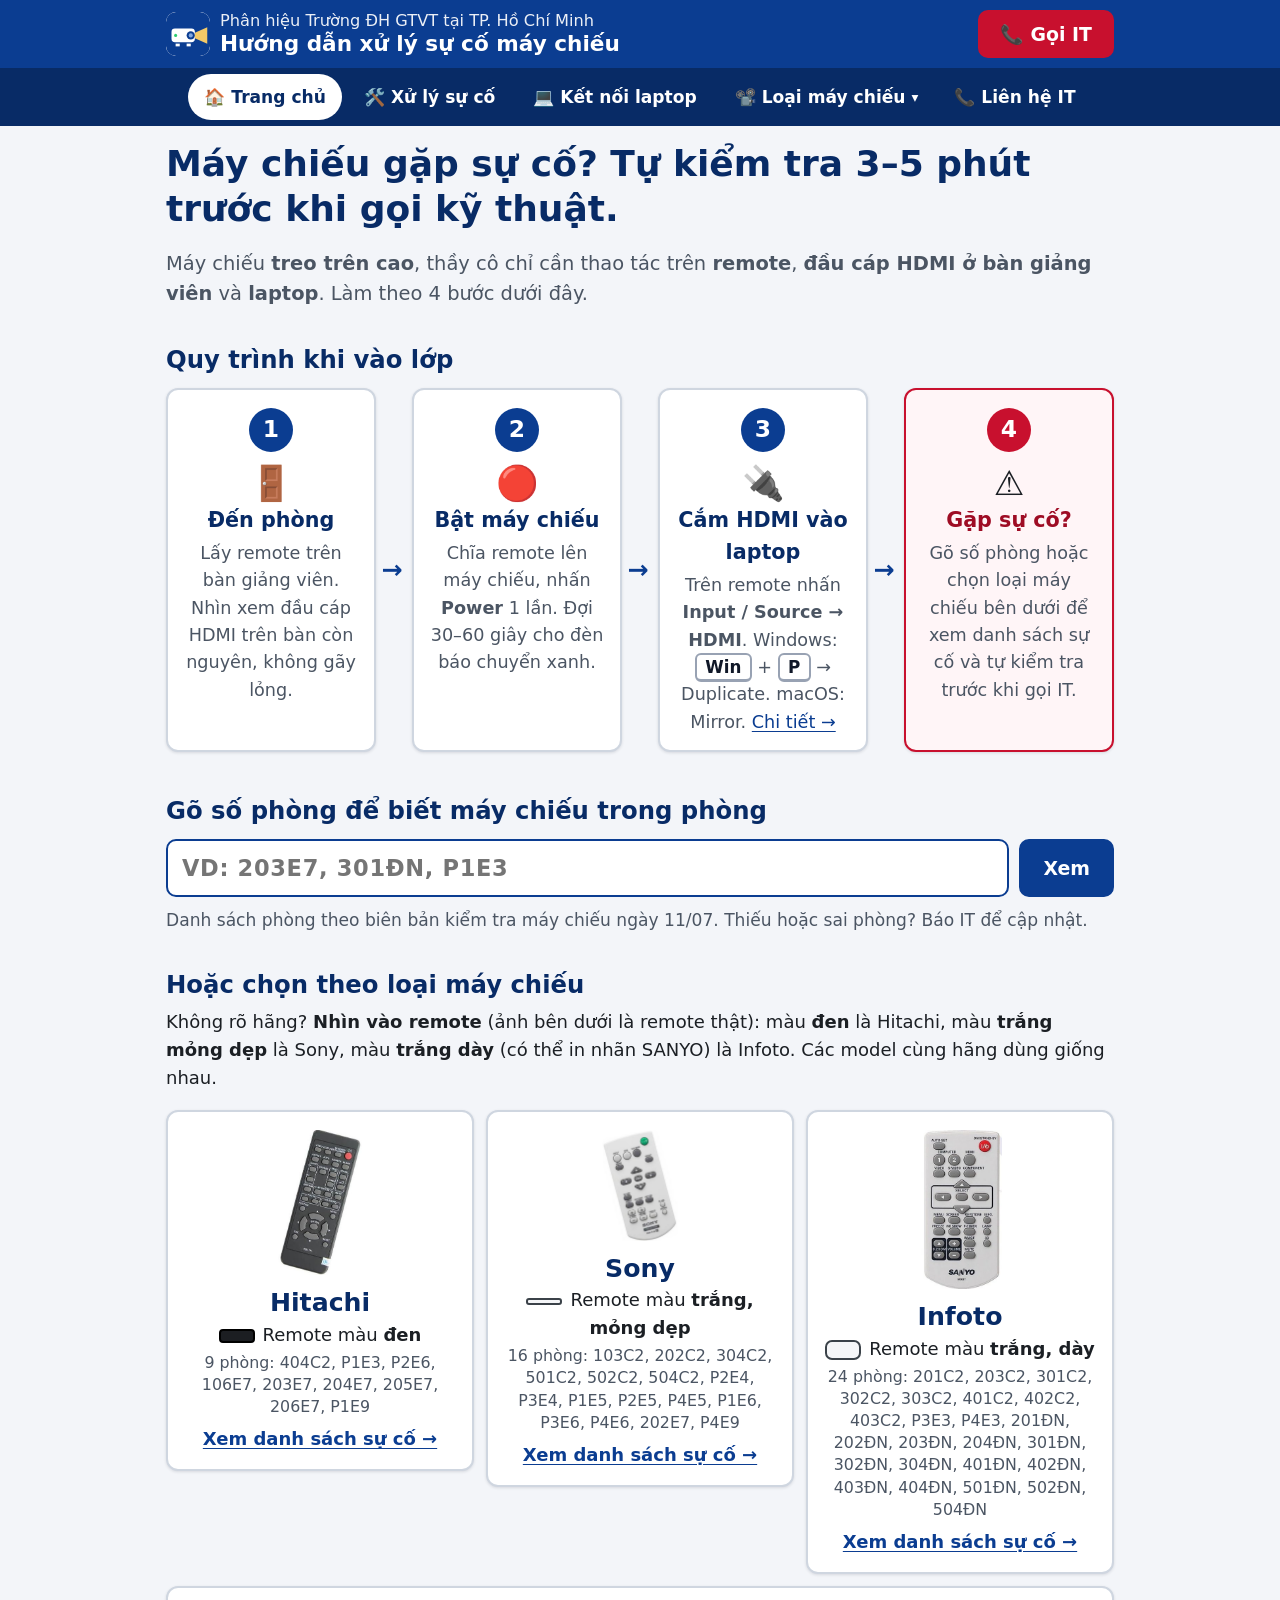
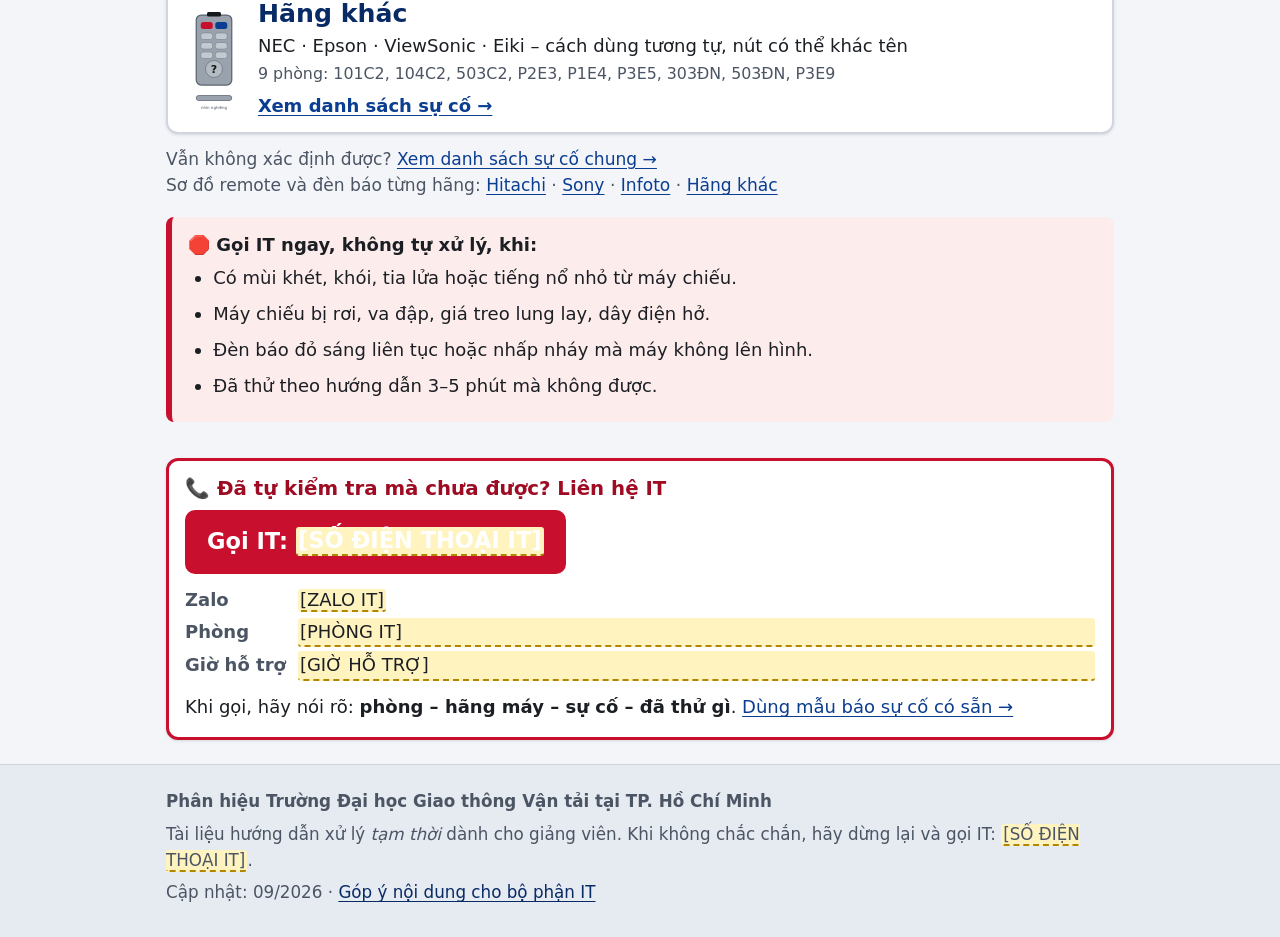
<file: index.html>
<!DOCTYPE html>
<html lang="vi">
<head>
  <meta charset="utf-8">
  <meta name="viewport" content="width=device-width, initial-scale=1">
  <title>Hướng dẫn xử lý sự cố máy chiếu – Phân hiệu Trường ĐH GTVT tại TP.HCM</title>
  <meta name="description" content="Hướng dẫn giảng viên tự khắc phục tạm thời sự cố máy chiếu Hitachi, Sony, Infoto tại Phân hiệu Trường Đại học Giao thông Vận tải tại TP. Hồ Chí Minh.">
  <meta name="theme-color" content="#0b3d91">
  <link rel="icon" href="assets/img/logo.svg" type="image/svg+xml">
  <link rel="stylesheet" href="assets/css/style.css">
  <script>document.documentElement.classList.add("js");</script>
</head>
<body>
  <a class="skip-link" href="#main">Bỏ qua điều hướng</a>

  <header class="site-header">
    <div class="container site-header__inner">
      <a class="brand" href="index.html">
        <img class="brand__logo" src="assets/img/logo.svg" alt="" width="44" height="44">
        <span class="brand__text">
          <span class="brand__school" data-config="ten_truong_ngan">Phân hiệu Trường ĐH GTVT tại TP. Hồ Chí Minh</span>
          <span class="brand__title">Hướng dẫn xử lý sự cố máy chiếu</span>
        </span>
      </a>
      <a class="btn btn--call btn--header" href="lien-he.html" data-config-tel="sdt_it">📞 Gọi IT</a>
    </div>
    <nav class="site-nav" aria-label="Điều hướng chính">
      <ul class="container">
        <li><a href="index.html" aria-current="page">🏠 Trang chủ</a></li>
        <li><a href="su-co.html">🛠️ Xử lý sự cố</a></li>
        <li><a href="ket-noi-laptop.html">💻 Kết nối laptop</a></li>
        <li>
          <details class="nav-dd">
            <summary>📽️ Loại máy chiếu <span class="nav-dd__caret" aria-hidden="true">▾</span></summary>
            <ul class="nav-dd__menu">
              <li><a href="hitachi.html"><span class="swatch swatch--black" aria-hidden="true"></span><span>Hitachi <span class="nav-dd__sub">Remote màu đen</span></span></a></li>
              <li><a href="sony.html"><span class="swatch swatch--thin" aria-hidden="true"></span><span>Sony <span class="nav-dd__sub">Remote màu trắng, mỏng dẹp</span></span></a></li>
              <li><a href="infoto.html"><span class="swatch swatch--thick" aria-hidden="true"></span><span>Infoto <span class="nav-dd__sub">Remote màu trắng, dày (có thể in nhãn SANYO)</span></span></a></li>
              <li><a href="khac.html"><span class="swatch swatch--khac" aria-hidden="true">?</span><span>Hãng khác <span class="nav-dd__sub">NEC, Epson, ViewSonic, Eiki</span></span></a></li>
            </ul>
          </details>
        </li>
        <li><a href="lien-he.html">📞 Liên hệ IT</a></li>
      </ul>
    </nav>
  </header>

  <main id="main" class="container">
    <h1 class="page-title">Máy chiếu gặp sự cố? Tự kiểm tra 3–5 phút trước khi gọi kỹ thuật.</h1>
    <p class="lead">Máy chiếu <strong>treo trên cao</strong>, thầy cô chỉ cần thao tác trên <strong>remote</strong>, <strong>đầu cáp HDMI ở bàn giảng viên</strong> và <strong>laptop</strong>. Làm theo 4 bước dưới đây.</p>

    <section class="section" aria-labelledby="quy-trinh-title" id="quy-trinh">
      <h2 id="quy-trinh-title">Quy trình khi vào lớp</h2>
      <ol class="flow">
        <li class="flow__step">
          <span class="flow__num" aria-hidden="true">1</span>
          <div class="flow__body">
            <span class="flow__icon" aria-hidden="true">🚪</span>
            <strong class="flow__title">Đến phòng</strong>
            <span class="flow__desc">Lấy remote trên bàn giảng viên. Nhìn xem đầu cáp HDMI trên bàn còn nguyên, không gãy lỏng.</span>
          </div>
        </li>
        <li class="flow__step">
          <span class="flow__num" aria-hidden="true">2</span>
          <div class="flow__body">
            <span class="flow__icon" aria-hidden="true">🔴</span>
            <strong class="flow__title">Bật máy chiếu</strong>
            <span class="flow__desc">Chĩa remote lên máy chiếu, nhấn <strong>Power</strong> 1 lần. Đợi 30–60 giây cho đèn báo chuyển xanh.</span>
          </div>
        </li>
        <li class="flow__step">
          <span class="flow__num" aria-hidden="true">3</span>
          <div class="flow__body">
            <span class="flow__icon" aria-hidden="true">🔌</span>
            <strong class="flow__title">Cắm HDMI vào laptop</strong>
            <span class="flow__desc">Trên remote nhấn <strong>Input / Source → HDMI</strong>. Windows: <kbd>Win</kbd> + <kbd>P</kbd> → Duplicate. macOS: Mirror. <a href="ket-noi-laptop.html">Chi tiết →</a></span>
          </div>
        </li>
        <li class="flow__step flow__step--alert">
          <span class="flow__num" aria-hidden="true">4</span>
          <div class="flow__body">
            <span class="flow__icon" aria-hidden="true">⚠️</span>
            <strong class="flow__title">Gặp sự cố?</strong>
            <span class="flow__desc">Gõ số phòng hoặc chọn loại máy chiếu bên dưới để xem danh sách sự cố và tự kiểm tra trước khi gọi IT.</span>
          </div>
        </li>
      </ol>
    </section>

    <section class="section phong" aria-labelledby="tra-phong-title" id="tra-phong">
      <h2 id="tra-phong-title">Gõ số phòng để biết máy chiếu trong phòng</h2>
      <form class="phong__form" id="form-phong" action="su-co.html" method="get">
        <label class="visually-hidden" for="phong-input">Số phòng</label>
        <input class="phong__input" id="phong-input" name="phong" list="ds-phong" placeholder="VD: 203E7, 301ĐN, P1E3" autocomplete="off" autocapitalize="characters" spellcheck="false" inputmode="text">
        <datalist id="ds-phong"></datalist>
        <button class="btn btn--primary" type="submit">Xem</button>
      </form>
      <p class="phong__kq" id="phong-kq" hidden></p>
      <p class="hang-other">Danh sách phòng theo <span data-config="nguon_phong">biên bản kiểm tra máy chiếu ngày 11/07</span>. Thiếu hoặc sai phòng? Báo IT để cập nhật.</p>
    </section>

    <section class="section" aria-labelledby="chon-may-title" id="chon-may">
      <h2 id="chon-may-title">Hoặc chọn theo loại máy chiếu</h2>
      <p class="hang-hint">Không rõ hãng? <strong>Nhìn vào remote</strong> (ảnh bên dưới là remote thật): màu <strong>đen</strong> là Hitachi, màu <strong>trắng mỏng dẹp</strong> là Sony, màu <strong>trắng dày</strong> (có thể in nhãn SANYO) là Infoto. Các model cùng hãng dùng giống nhau.</p>
      <ul class="hang-list">
        <li>
          <a class="hang-card" href="su-co.html?may=hitachi">
            <img class="hang-card__img" src="assets/img/remote-hitachi.jpg" alt="Remote Hitachi R017H màu đen" width="255" height="440">
            <span class="hang-card__body">
              <span class="hang-card__name">Hitachi</span>
              <span class="hang-card__cue"><span class="swatch swatch--black" aria-hidden="true"></span>Remote màu <strong>đen</strong></span>
              <span class="hang-card__rooms"><span data-phong-count="hitachi">9</span> phòng: <span data-phong-list="hitachi">404C2, P1E3, P2E6, 106E7, 203E7, 204E7, 205E7, 206E7, P1E9</span></span>
              <span class="hang-card__cta">Xem danh sách sự cố →</span>
            </span>
          </a>
        </li>
        <li>
          <a class="hang-card" href="su-co.html?may=sony">
            <img class="hang-card__img" src="assets/img/remote-sony.jpg" alt="Remote Sony RM-PJ8 màu trắng, mỏng dẹp" width="340" height="447">
            <span class="hang-card__body">
              <span class="hang-card__name">Sony</span>
              <span class="hang-card__cue"><span class="swatch swatch--thin" aria-hidden="true"></span>Remote màu <strong>trắng, mỏng dẹp</strong></span>
              <span class="hang-card__rooms"><span data-phong-count="sony">16</span> phòng: <span data-phong-list="sony">103C2, 202C2, 304C2, 501C2, 502C2, 504C2, P2E4, P3E4, P1E5, P2E5, P4E5, P1E6, P3E6, P4E6, 202E7, P4E9</span></span>
              <span class="hang-card__cta">Xem danh sách sự cố →</span>
            </span>
          </a>
        </li>
        <li>
          <a class="hang-card" href="su-co.html?may=infoto">
            <img class="hang-card__img" src="assets/img/remote-infoto.jpg" alt="Remote máy Infoto màu trắng, dày (bố cục giống Sanyo)" width="238" height="450">
            <span class="hang-card__body">
              <span class="hang-card__name">Infoto</span>
              <span class="hang-card__cue"><span class="swatch swatch--thick" aria-hidden="true"></span>Remote màu <strong>trắng, dày</strong></span>
              <span class="hang-card__rooms"><span data-phong-count="infoto">24</span> phòng: <span data-phong-list="infoto">201C2, 203C2, 301C2, 302C2, 303C2, 401C2, 402C2, 403C2, P3E3, P4E3, 201ĐN, 202ĐN, 203ĐN, 204ĐN, 301ĐN, 302ĐN, 304ĐN, 401ĐN, 402ĐN, 403ĐN, 404ĐN, 501ĐN, 502ĐN, 504ĐN</span></span>
              <span class="hang-card__cta">Xem danh sách sự cố →</span>
            </span>
          </a>
        </li>
        <li class="hang-list__wide">
          <a class="hang-card hang-card--khac" href="su-co.html?may=khac">
            <img class="hang-card__img" src="assets/img/remote-mini-khac.svg" alt="" width="120" height="200">
            <span class="hang-card__body">
              <span class="hang-card__name">Hãng khác</span>
              <span class="hang-card__cue">NEC · Epson · ViewSonic · Eiki – cách dùng tương tự, nút có thể khác tên</span>
              <span class="hang-card__rooms"><span data-phong-count="khac">9</span> phòng: <span data-phong-list="khac">101C2, 104C2, 503C2, P2E3, P1E4, P3E5, 303ĐN, 503ĐN, P3E9</span></span>
              <span class="hang-card__cta">Xem danh sách sự cố →</span>
            </span>
          </a>
        </li>
      </ul>
      <p class="hang-other">Vẫn không xác định được? <a href="su-co.html">Xem danh sách sự cố chung →</a><br>Sơ đồ remote và đèn báo từng hãng: <a href="hitachi.html">Hitachi</a> · <a href="sony.html">Sony</a> · <a href="infoto.html">Infoto</a> · <a href="khac.html">Hãng khác</a></p>
    </section>

    <section class="section note note--stop" aria-labelledby="khan-title">
      <strong class="note__title" id="khan-title">🛑 Gọi IT ngay, không tự xử lý, khi:</strong>
      <ul style="margin:0">
        <li>Có mùi khét, khói, tia lửa hoặc tiếng nổ nhỏ từ máy chiếu.</li>
        <li>Máy chiếu bị rơi, va đập, giá treo lung lay, dây điện hở.</li>
        <li>Đèn báo đỏ sáng liên tục hoặc nhấp nháy mà máy không lên hình.</li>
        <li>Đã thử theo hướng dẫn 3–5 phút mà không được.</li>
      </ul>
    </section>

    <section class="call-box section" aria-labelledby="goi-it-title" id="goi-it">
      <h2 class="call-box__title" id="goi-it-title">📞 Đã tự kiểm tra mà chưa được? Liên hệ IT</h2>
      <a class="btn btn--call btn--big" href="lien-he.html" data-config-tel="sdt_it">
        Gọi IT: <span data-config="sdt_it">[SỐ ĐIỆN THOẠI IT]</span>
      </a>
      <dl class="call-box__meta">
        <dt>Zalo</dt>
        <dd><span data-config="zalo_it">[ZALO IT]</span> <a href="#" data-config-href="zalo_url" hidden>(mở Zalo)</a></dd>
        <dt>Phòng</dt>
        <dd data-config="phong_it">[PHÒNG IT]</dd>
        <dt>Giờ hỗ trợ</dt>
        <dd data-config="gio_ho_tro">[GIỜ HỖ TRỢ]</dd>
      </dl>
      <p style="margin:12px 0 0">Khi gọi, hãy nói rõ: <strong>phòng – hãng máy – sự cố – đã thử gì</strong>. <a href="lien-he.html#mau">Dùng mẫu báo sự cố có sẵn →</a></p>
    </section>
  </main>

  <footer class="site-footer">
    <div class="container">
      <p><strong data-config="ten_truong">Phân hiệu Trường Đại học Giao thông Vận tải tại TP. Hồ Chí Minh</strong></p>
      <p>Tài liệu hướng dẫn xử lý <em>tạm thời</em> dành cho giảng viên. Khi không chắc chắn, hãy dừng lại và gọi IT: <span data-config="sdt_it">[SỐ ĐIỆN THOẠI IT]</span>.</p>
      <p>Cập nhật: <span data-config="cap_nhat">09/2026</span> · <a href="lien-he.html">Góp ý nội dung cho bộ phận IT</a></p>
    </div>
  </footer>

  <div class="call-bar" role="complementary" aria-label="Liên hệ nhanh">
    <a class="btn btn--call" href="lien-he.html" data-config-tel="sdt_it">📞 Gọi IT</a>
    <a class="btn btn--secondary" href="su-co.html">🛠️ Xử lý sự cố</a>
  </div>

  <script src="assets/js/config.js"></script>
  <script src="assets/js/main.js"></script>
</body>
</html>
</file>
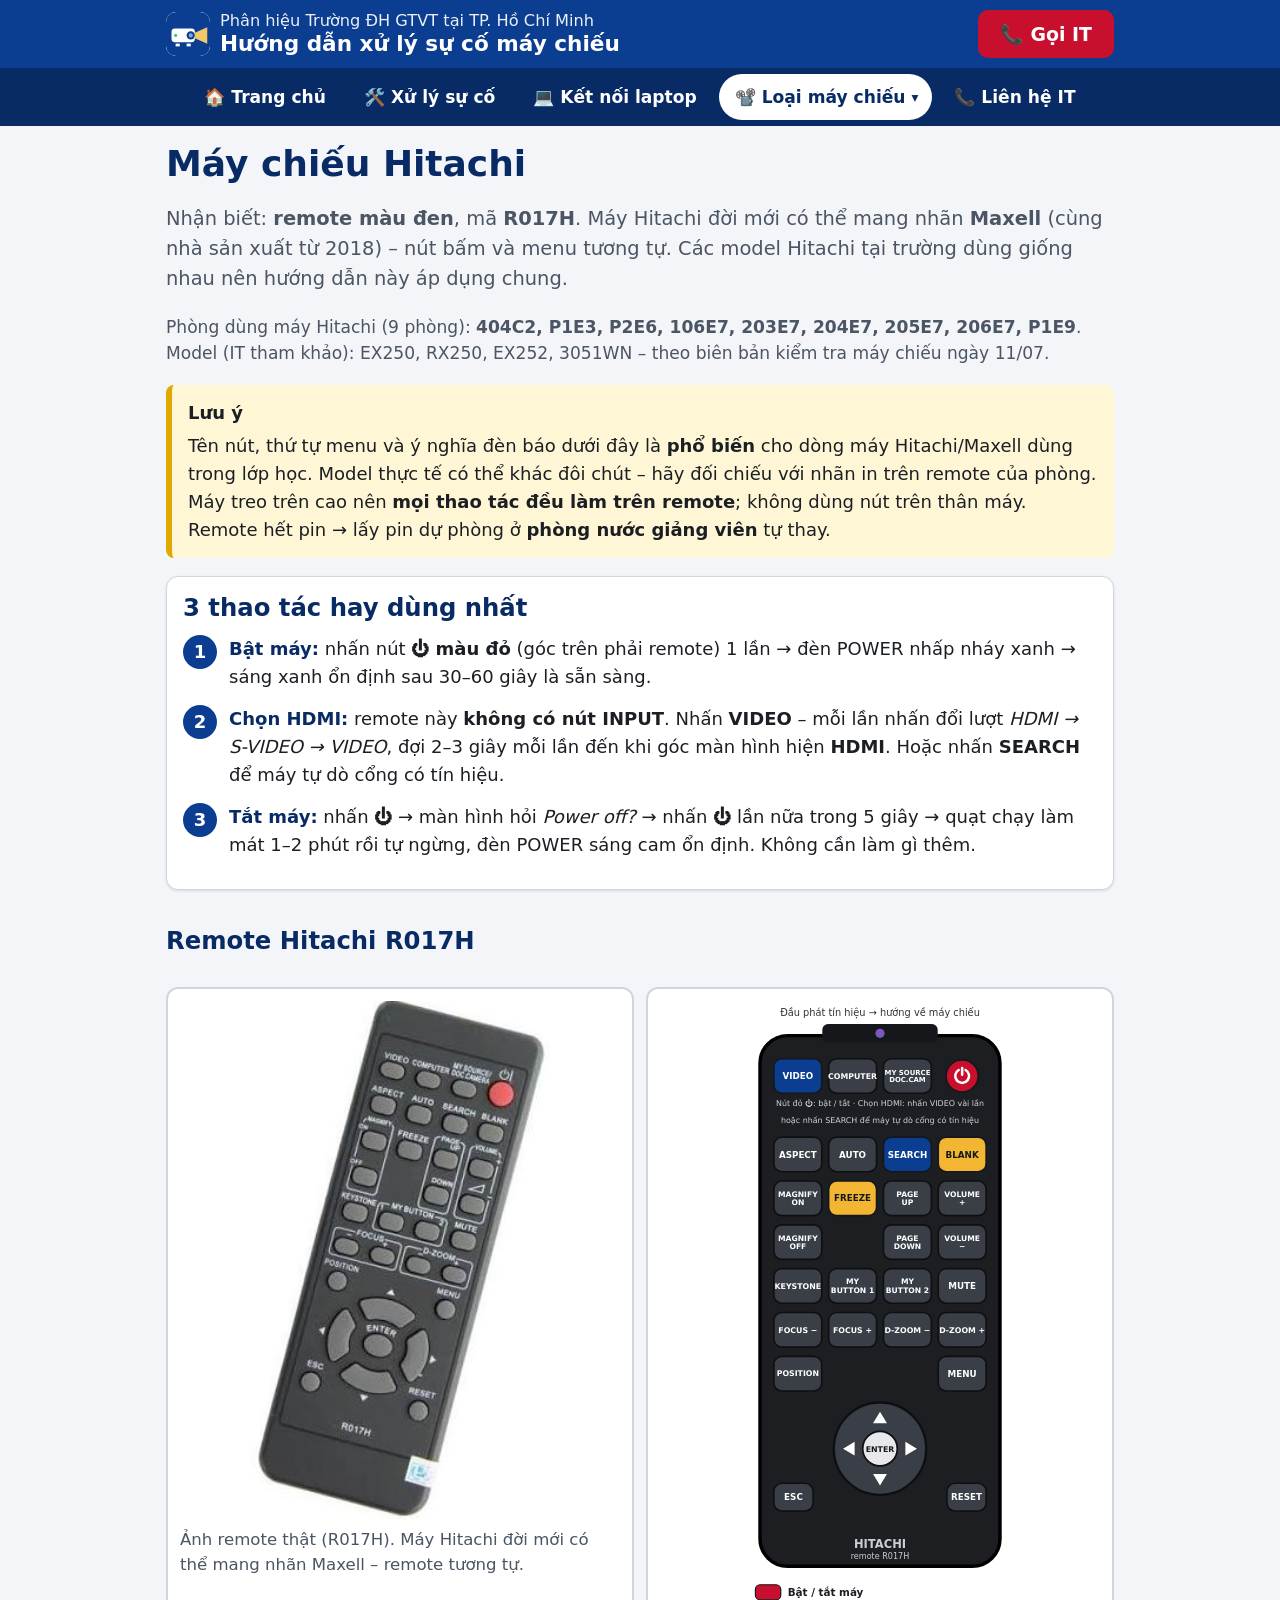
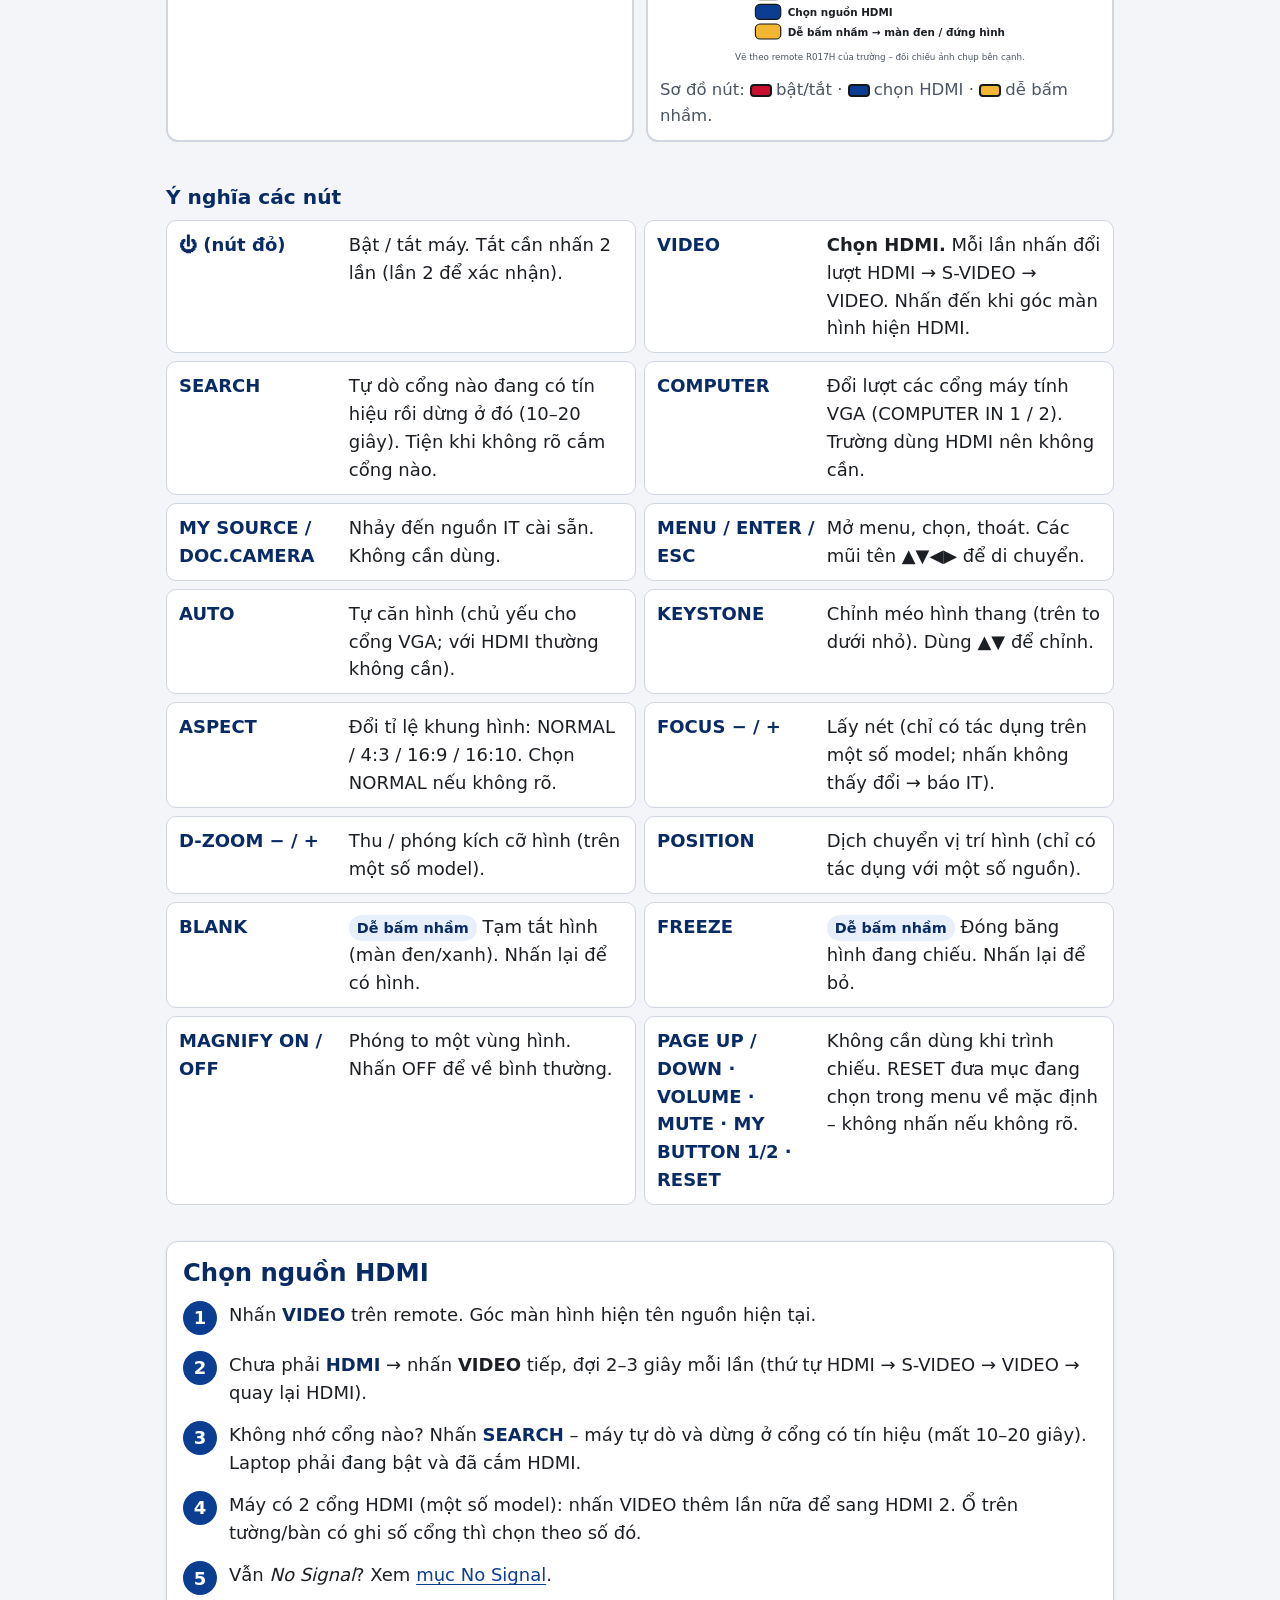
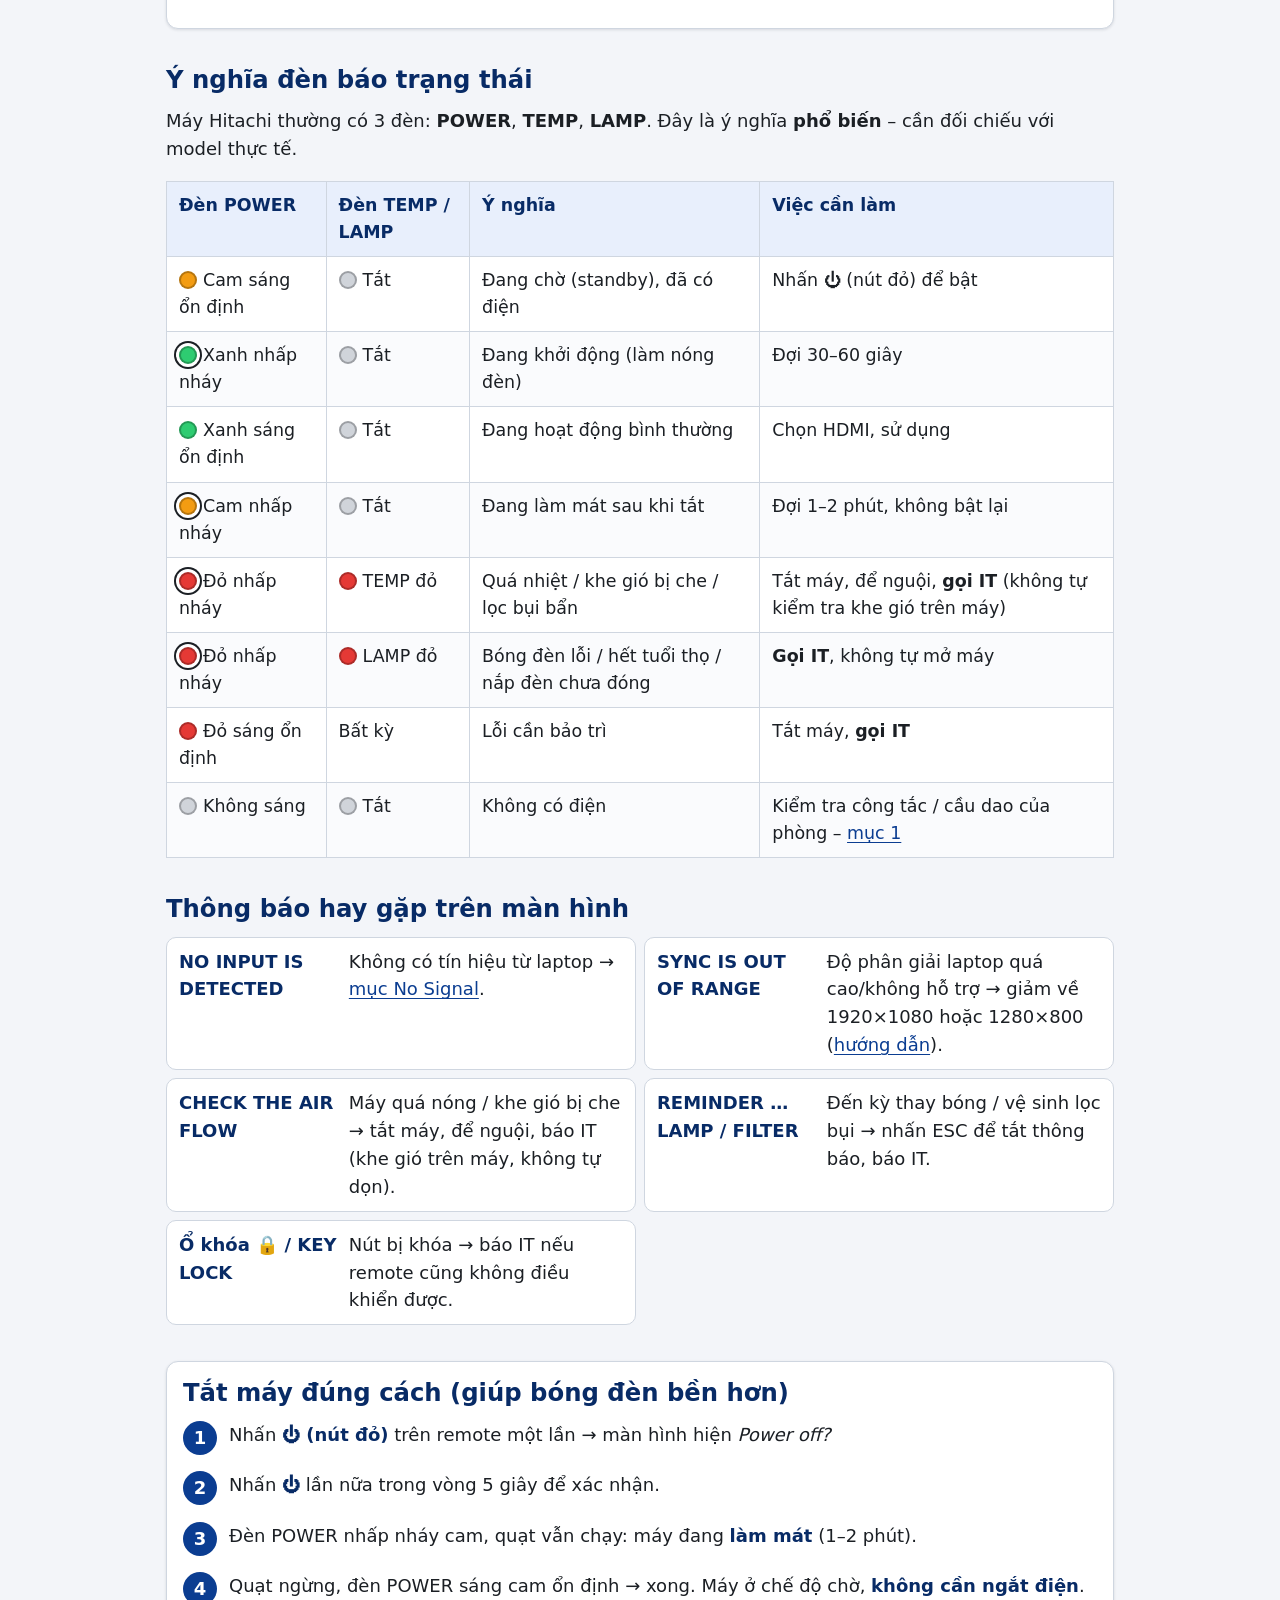
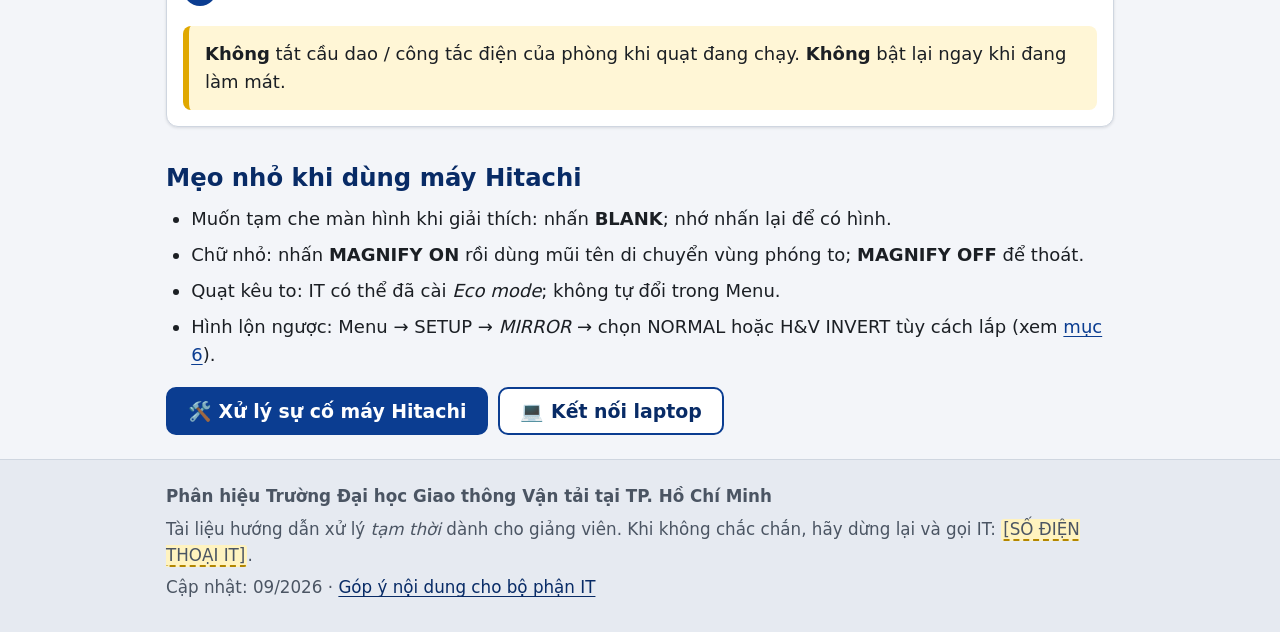
<file: hitachi.html>
<!DOCTYPE html>
<html lang="vi">
<head>
  <meta charset="utf-8">
  <meta name="viewport" content="width=device-width, initial-scale=1">
  <title>Máy chiếu Hitachi – Nút bấm, chọn HDMI, đèn báo, tắt máy</title>
  <meta name="description" content="Hướng dẫn nhanh máy chiếu Hitachi (Maxell): sơ đồ nút trên remote, cách chọn nguồn HDMI, ý nghĩa đèn báo, cách tắt máy đúng.">
  <meta name="theme-color" content="#0b3d91">
  <link rel="icon" href="assets/img/logo.svg" type="image/svg+xml">
  <link rel="stylesheet" href="assets/css/style.css">
  <script>document.documentElement.classList.add("js");</script>
</head>
<body>
  <a class="skip-link" href="#main">Bỏ qua điều hướng</a>

  <header class="site-header">
    <div class="container site-header__inner">
      <a class="brand" href="index.html">
        <img class="brand__logo" src="assets/img/logo.svg" alt="" width="44" height="44">
        <span class="brand__text">
          <span class="brand__school" data-config="ten_truong_ngan">Phân hiệu Trường ĐH GTVT tại TP. Hồ Chí Minh</span>
          <span class="brand__title">Hướng dẫn xử lý sự cố máy chiếu</span>
        </span>
      </a>
      <a class="btn btn--call btn--header" href="lien-he.html" data-config-tel="sdt_it">📞 Gọi IT</a>
    </div>
    <nav class="site-nav" aria-label="Điều hướng chính">
      <ul class="container">
        <li><a href="index.html">🏠 Trang chủ</a></li>
        <li><a href="su-co.html">🛠️ Xử lý sự cố</a></li>
        <li><a href="ket-noi-laptop.html">💻 Kết nối laptop</a></li>
        <li>
          <details class="nav-dd">
            <summary class="is-current">📽️ Loại máy chiếu <span class="nav-dd__caret" aria-hidden="true">▾</span></summary>
            <ul class="nav-dd__menu">
              <li><a href="hitachi.html" aria-current="page"><span class="swatch swatch--black" aria-hidden="true"></span><span>Hitachi <span class="nav-dd__sub">Remote màu đen</span></span></a></li>
              <li><a href="sony.html"><span class="swatch swatch--thin" aria-hidden="true"></span><span>Sony <span class="nav-dd__sub">Remote màu trắng, mỏng dẹp</span></span></a></li>
              <li><a href="infoto.html"><span class="swatch swatch--thick" aria-hidden="true"></span><span>Infoto <span class="nav-dd__sub">Remote màu trắng, dày (có thể in nhãn SANYO)</span></span></a></li>
              <li><a href="khac.html"><span class="swatch swatch--khac" aria-hidden="true">?</span><span>Hãng khác <span class="nav-dd__sub">NEC, Epson, ViewSonic, Eiki</span></span></a></li>
            </ul>
          </details>
        </li>
        <li><a href="lien-he.html">📞 Liên hệ IT</a></li>
      </ul>
    </nav>
  </header>

  <main id="main" class="container">
    <h1 class="page-title">Máy chiếu Hitachi</h1>
    <p class="lead">Nhận biết: <strong>remote màu đen</strong>, mã <strong>R017H</strong>. Máy Hitachi đời mới có thể mang nhãn <strong>Maxell</strong> (cùng nhà sản xuất từ 2018) – nút bấm và menu tương tự. Các model Hitachi tại trường dùng giống nhau nên hướng dẫn này áp dụng chung.</p>
    <p class="hang-other">Phòng dùng máy Hitachi (<span data-phong-count="hitachi">9</span> phòng): <strong data-phong-list="hitachi">404C2, P1E3, P2E6, 106E7, 203E7, 204E7, 205E7, 206E7, P1E9</strong>. Model (IT tham khảo): <span data-config="model_hitachi">EX250, RX250, EX252, 3051WN</span> – theo <span data-config="nguon_phong">biên bản kiểm tra máy chiếu ngày 11/07</span>.</p>

    <div class="note note--warn">
      <strong class="note__title">Lưu ý</strong>
      Tên nút, thứ tự menu và ý nghĩa đèn báo dưới đây là <strong>phổ biến</strong> cho dòng máy Hitachi/Maxell dùng trong lớp học. Model thực tế có thể khác đôi chút – hãy đối chiếu với nhãn in trên remote của phòng.       Máy treo trên cao nên <strong>mọi thao tác đều làm trên remote</strong>; không dùng nút trên thân máy. Remote hết pin → lấy pin dự phòng ở <strong data-config="noi_lay_pin">phòng nước giảng viên</strong> tự thay.
    </div>

    <section class="box" aria-labelledby="nhanh-title">
      <h2 id="nhanh-title" style="margin-top:0">3 thao tác hay dùng nhất</h2>
      <ol class="steps">
        <li><strong>Bật máy:</strong> nhấn nút <strong>⏻ màu đỏ</strong> (góc trên phải remote) 1 lần → đèn POWER nhấp nháy xanh → sáng xanh ổn định sau 30–60 giây là sẵn sàng.</li>
        <li><strong>Chọn HDMI:</strong> remote này <strong>không có nút INPUT</strong>. Nhấn <strong>VIDEO</strong> – mỗi lần nhấn đổi lượt <em>HDMI → S-VIDEO → VIDEO</em>, đợi 2–3 giây mỗi lần đến khi góc màn hình hiện <strong>HDMI</strong>. Hoặc nhấn <strong>SEARCH</strong> để máy tự dò cổng có tín hiệu.</li>
        <li><strong>Tắt máy:</strong> nhấn <strong>⏻</strong> → màn hình hỏi <em>Power off?</em> → nhấn <strong>⏻</strong> lần nữa trong 5 giây → quạt chạy làm mát 1–2 phút rồi tự ngừng, đèn POWER sáng cam ổn định. Không cần làm gì thêm.</li>
      </ol>
    </section>

    <section class="section" aria-labelledby="nut-title" id="nut-bam">
      <h2 id="nut-title">Remote Hitachi R017H</h2>
      <div class="figure-row">
        <figure class="figure figure--remote">
          <img src="assets/img/remote-hitachi.jpg" alt="Ảnh remote Hitachi R017H màu đen: hàng trên VIDEO, COMPUTER, MY SOURCE/DOC.CAMERA và nút nguồn đỏ; dưới là ASPECT, AUTO, SEARCH, BLANK, MAGNIFY, FREEZE, PAGE, VOLUME, KEYSTONE, MY BUTTON, MUTE, FOCUS, D-ZOOM, POSITION, MENU, vòng mũi tên ENTER, ESC, RESET" width="255" height="440">
          <figcaption>Ảnh remote thật (R017H). Máy Hitachi đời mới có thể mang nhãn Maxell – remote tương tự.</figcaption>
        </figure>
        <figure class="figure figure--remote">
          <img src="assets/img/remote-hitachi.svg" alt="Sơ đồ remote Hitachi R017H, tô màu: nút nguồn đỏ; VIDEO và SEARCH (chọn HDMI) màu xanh; BLANK và FREEZE (dễ bấm nhầm) màu vàng" width="260" height="579">
          <figcaption>Sơ đồ nút: <span class="swatch swatch--red" aria-hidden="true"></span>bật/tắt · <span class="swatch swatch--blue" aria-hidden="true"></span>chọn HDMI · <span class="swatch swatch--yellow" aria-hidden="true"></span>dễ bấm nhầm.</figcaption>
        </figure>
      </div>

      <h3>Ý nghĩa các nút</h3>
      <ul class="keys">
        <li><span class="key">⏻ (nút đỏ)</span><span>Bật / tắt máy. Tắt cần nhấn 2 lần (lần 2 để xác nhận).</span></li>
        <li><span class="key">VIDEO</span><span><strong>Chọn HDMI.</strong> Mỗi lần nhấn đổi lượt HDMI → S-VIDEO → VIDEO. Nhấn đến khi góc màn hình hiện HDMI.</span></li>
        <li><span class="key">SEARCH</span><span>Tự dò cổng nào đang có tín hiệu rồi dừng ở đó (10–20 giây). Tiện khi không rõ cắm cổng nào.</span></li>
        <li><span class="key">COMPUTER</span><span>Đổi lượt các cổng máy tính VGA (COMPUTER IN 1 / 2). Trường dùng HDMI nên không cần.</span></li>
        <li><span class="key">MY SOURCE / DOC.CAMERA</span><span>Nhảy đến nguồn IT cài sẵn. Không cần dùng.</span></li>
        <li><span class="key">MENU / ENTER / ESC</span><span>Mở menu, chọn, thoát. Các mũi tên ▲▼◀▶ để di chuyển.</span></li>
        <li><span class="key">AUTO</span><span>Tự căn hình (chủ yếu cho cổng VGA; với HDMI thường không cần).</span></li>
        <li><span class="key">KEYSTONE</span><span>Chỉnh méo hình thang (trên to dưới nhỏ). Dùng ▲▼ để chỉnh.</span></li>
        <li><span class="key">ASPECT</span><span>Đổi tỉ lệ khung hình: NORMAL / 4:3 / 16:9 / 16:10. Chọn NORMAL nếu không rõ.</span></li>
        <li><span class="key">FOCUS − / +</span><span>Lấy nét (chỉ có tác dụng trên một số model; nhấn không thấy đổi → báo IT).</span></li>
        <li><span class="key">D-ZOOM − / +</span><span>Thu / phóng kích cỡ hình (trên một số model).</span></li>
        <li><span class="key">POSITION</span><span>Dịch chuyển vị trí hình (chỉ có tác dụng với một số nguồn).</span></li>
        <li><span class="key">BLANK</span><span><span class="tag">Dễ bấm nhầm</span> Tạm tắt hình (màn đen/xanh). Nhấn lại để có hình.</span></li>
        <li><span class="key">FREEZE</span><span><span class="tag">Dễ bấm nhầm</span> Đóng băng hình đang chiếu. Nhấn lại để bỏ.</span></li>
        <li><span class="key">MAGNIFY ON / OFF</span><span>Phóng to một vùng hình. Nhấn OFF để về bình thường.</span></li>
        <li><span class="key">PAGE UP / DOWN · VOLUME · MUTE · MY BUTTON 1/2 · RESET</span><span>Không cần dùng khi trình chiếu. RESET đưa mục đang chọn trong menu về mặc định – không nhấn nếu không rõ.</span></li>
      </ul>
    </section>

    <section class="section box" aria-labelledby="hdmi-title" id="chon-hdmi">
      <h2 id="hdmi-title" style="margin-top:0">Chọn nguồn HDMI</h2>
      <ol class="steps">
        <li>Nhấn <strong>VIDEO</strong> trên remote. Góc màn hình hiện tên nguồn hiện tại.</li>
        <li>Chưa phải <strong>HDMI</strong> → nhấn <strong>VIDEO</strong> tiếp, đợi 2–3 giây mỗi lần (thứ tự HDMI → S-VIDEO → VIDEO → quay lại HDMI).</li>
        <li>Không nhớ cổng nào? Nhấn <strong>SEARCH</strong> – máy tự dò và dừng ở cổng có tín hiệu (mất 10–20 giây). Laptop phải đang bật và đã cắm HDMI.</li>
        <li>Máy có 2 cổng HDMI (một số model): nhấn VIDEO thêm lần nữa để sang HDMI 2. Ổ trên tường/bàn có ghi số cổng thì chọn theo số đó.</li>
        <li>Vẫn <em>No Signal</em>? Xem <a href="su-co.html#no-signal">mục No Signal</a>.</li>
      </ol>
    </section>

    <section class="section" aria-labelledby="den-bao-title" id="den-bao">
      <h2 id="den-bao-title">Ý nghĩa đèn báo trạng thái</h2>
      <p>Máy Hitachi thường có 3 đèn: <strong>POWER</strong>, <strong>TEMP</strong>, <strong>LAMP</strong>. Đây là ý nghĩa <strong>phổ biến</strong> – cần đối chiếu với model thực tế.</p>
      <div class="table-wrap">
        <table>
          <thead>
            <tr><th>Đèn POWER</th><th>Đèn TEMP / LAMP</th><th>Ý nghĩa</th><th>Việc cần làm</th></tr>
          </thead>
          <tbody>
            <tr><td><span class="led led--orange"></span>Cam sáng ổn định</td><td><span class="led led--off"></span>Tắt</td><td>Đang chờ (standby), đã có điện</td><td>Nhấn ⏻ (nút đỏ) để bật</td></tr>
            <tr><td><span class="led led--green led--blink"></span>Xanh nhấp nháy</td><td><span class="led led--off"></span>Tắt</td><td>Đang khởi động (làm nóng đèn)</td><td>Đợi 30–60 giây</td></tr>
            <tr><td><span class="led led--green"></span>Xanh sáng ổn định</td><td><span class="led led--off"></span>Tắt</td><td>Đang hoạt động bình thường</td><td>Chọn HDMI, sử dụng</td></tr>
            <tr><td><span class="led led--orange led--blink"></span>Cam nhấp nháy</td><td><span class="led led--off"></span>Tắt</td><td>Đang làm mát sau khi tắt</td><td>Đợi 1–2 phút, không bật lại</td></tr>
            <tr><td><span class="led led--red led--blink"></span>Đỏ nhấp nháy</td><td><span class="led led--red"></span>TEMP đỏ</td><td>Quá nhiệt / khe gió bị che / lọc bụi bẩn</td><td>Tắt máy, để nguội, <strong>gọi IT</strong> (không tự kiểm tra khe gió trên máy)</td></tr>
            <tr><td><span class="led led--red led--blink"></span>Đỏ nhấp nháy</td><td><span class="led led--red"></span>LAMP đỏ</td><td>Bóng đèn lỗi / hết tuổi thọ / nắp đèn chưa đóng</td><td><strong>Gọi IT</strong>, không tự mở máy</td></tr>
            <tr><td><span class="led led--red"></span>Đỏ sáng ổn định</td><td>Bất kỳ</td><td>Lỗi cần bảo trì</td><td>Tắt máy, <strong>gọi IT</strong></td></tr>
            <tr><td><span class="led led--off"></span>Không sáng</td><td><span class="led led--off"></span>Tắt</td><td>Không có điện</td><td>Kiểm tra công tắc / cầu dao của phòng – <a href="su-co.html#khong-bat-duoc">mục 1</a></td></tr>
          </tbody>
        </table>
      </div>
    </section>

    <section class="section" aria-labelledby="thong-bao-title">
      <h2 id="thong-bao-title">Thông báo hay gặp trên màn hình</h2>
      <ul class="keys">
        <li><span class="key">NO INPUT IS DETECTED</span><span>Không có tín hiệu từ laptop → <a href="su-co.html#no-signal">mục No Signal</a>.</span></li>
        <li><span class="key">SYNC IS OUT OF RANGE</span><span>Độ phân giải laptop quá cao/không hỗ trợ → giảm về 1920×1080 hoặc 1280×800 (<a href="ket-noi-laptop.html#ti-le">hướng dẫn</a>).</span></li>
        <li><span class="key">CHECK THE AIR FLOW</span><span>Máy quá nóng / khe gió bị che → tắt máy, để nguội, báo IT (khe gió trên máy, không tự dọn).</span></li>
        <li><span class="key">REMINDER … LAMP / FILTER</span><span>Đến kỳ thay bóng / vệ sinh lọc bụi → nhấn ESC để tắt thông báo, báo IT.</span></li>
        <li><span class="key">Ổ khóa 🔒 / KEY LOCK</span><span>Nút bị khóa → báo IT nếu remote cũng không điều khiển được.</span></li>
      </ul>
    </section>

    <section class="section box" aria-labelledby="tat-title" id="tat-may">
      <h2 id="tat-title" style="margin-top:0">Tắt máy đúng cách (giúp bóng đèn bền hơn)</h2>
      <ol class="steps">
        <li>Nhấn <strong>⏻ (nút đỏ)</strong> trên remote một lần → màn hình hiện <em>Power off?</em></li>
        <li>Nhấn <strong>⏻</strong> lần nữa trong vòng 5 giây để xác nhận.</li>
        <li>Đèn POWER nhấp nháy cam, quạt vẫn chạy: máy đang <strong>làm mát</strong> (1–2 phút).</li>
        <li>Quạt ngừng, đèn POWER sáng cam ổn định → xong. Máy ở chế độ chờ, <strong>không cần ngắt điện</strong>.</li>
      </ol>
      <div class="note note--warn" style="margin-bottom:0">
        <strong>Không</strong> tắt cầu dao / công tắc điện của phòng khi quạt đang chạy. <strong>Không</strong> bật lại ngay khi đang làm mát.
      </div>
    </section>

    <section class="section" aria-labelledby="meo-title">
      <h2 id="meo-title">Mẹo nhỏ khi dùng máy Hitachi</h2>
      <ul>
        <li>Muốn tạm che màn hình khi giải thích: nhấn <strong>BLANK</strong>; nhớ nhấn lại để có hình.</li>
        <li>Chữ nhỏ: nhấn <strong>MAGNIFY ON</strong> rồi dùng mũi tên di chuyển vùng phóng to; <strong>MAGNIFY OFF</strong> để thoát.</li>
        <li>Quạt kêu to: IT có thể đã cài <em>Eco mode</em>; không tự đổi trong Menu.</li>
        <li>Hình lộn ngược: Menu → SETUP → <em>MIRROR</em> → chọn NORMAL hoặc H&amp;V INVERT tùy cách lắp (xem <a href="su-co.html#hinh-lat-nguoc">mục 6</a>).</li>
      </ul>
      <div class="btn-row">
        <a class="btn btn--primary" href="su-co.html?may=hitachi">🛠️ Xử lý sự cố máy Hitachi</a>
        <a class="btn btn--secondary" href="ket-noi-laptop.html">💻 Kết nối laptop</a>
      </div>
    </section>
  </main>

  <footer class="site-footer">
    <div class="container">
      <p><strong data-config="ten_truong">Phân hiệu Trường Đại học Giao thông Vận tải tại TP. Hồ Chí Minh</strong></p>
      <p>Tài liệu hướng dẫn xử lý <em>tạm thời</em> dành cho giảng viên. Khi không chắc chắn, hãy dừng lại và gọi IT: <span data-config="sdt_it">[SỐ ĐIỆN THOẠI IT]</span>.</p>
      <p>Cập nhật: <span data-config="cap_nhat">09/2026</span> · <a href="lien-he.html">Góp ý nội dung cho bộ phận IT</a></p>
    </div>
  </footer>

  <div class="call-bar" role="complementary" aria-label="Liên hệ nhanh">
    <a class="btn btn--call" href="lien-he.html" data-config-tel="sdt_it">📞 Gọi IT</a>
    <a class="btn btn--secondary" href="su-co.html">🛠️ Xử lý sự cố</a>
  </div>

  <script src="assets/js/config.js"></script>
  <script src="assets/js/main.js"></script>
</body>
</html>
</file>
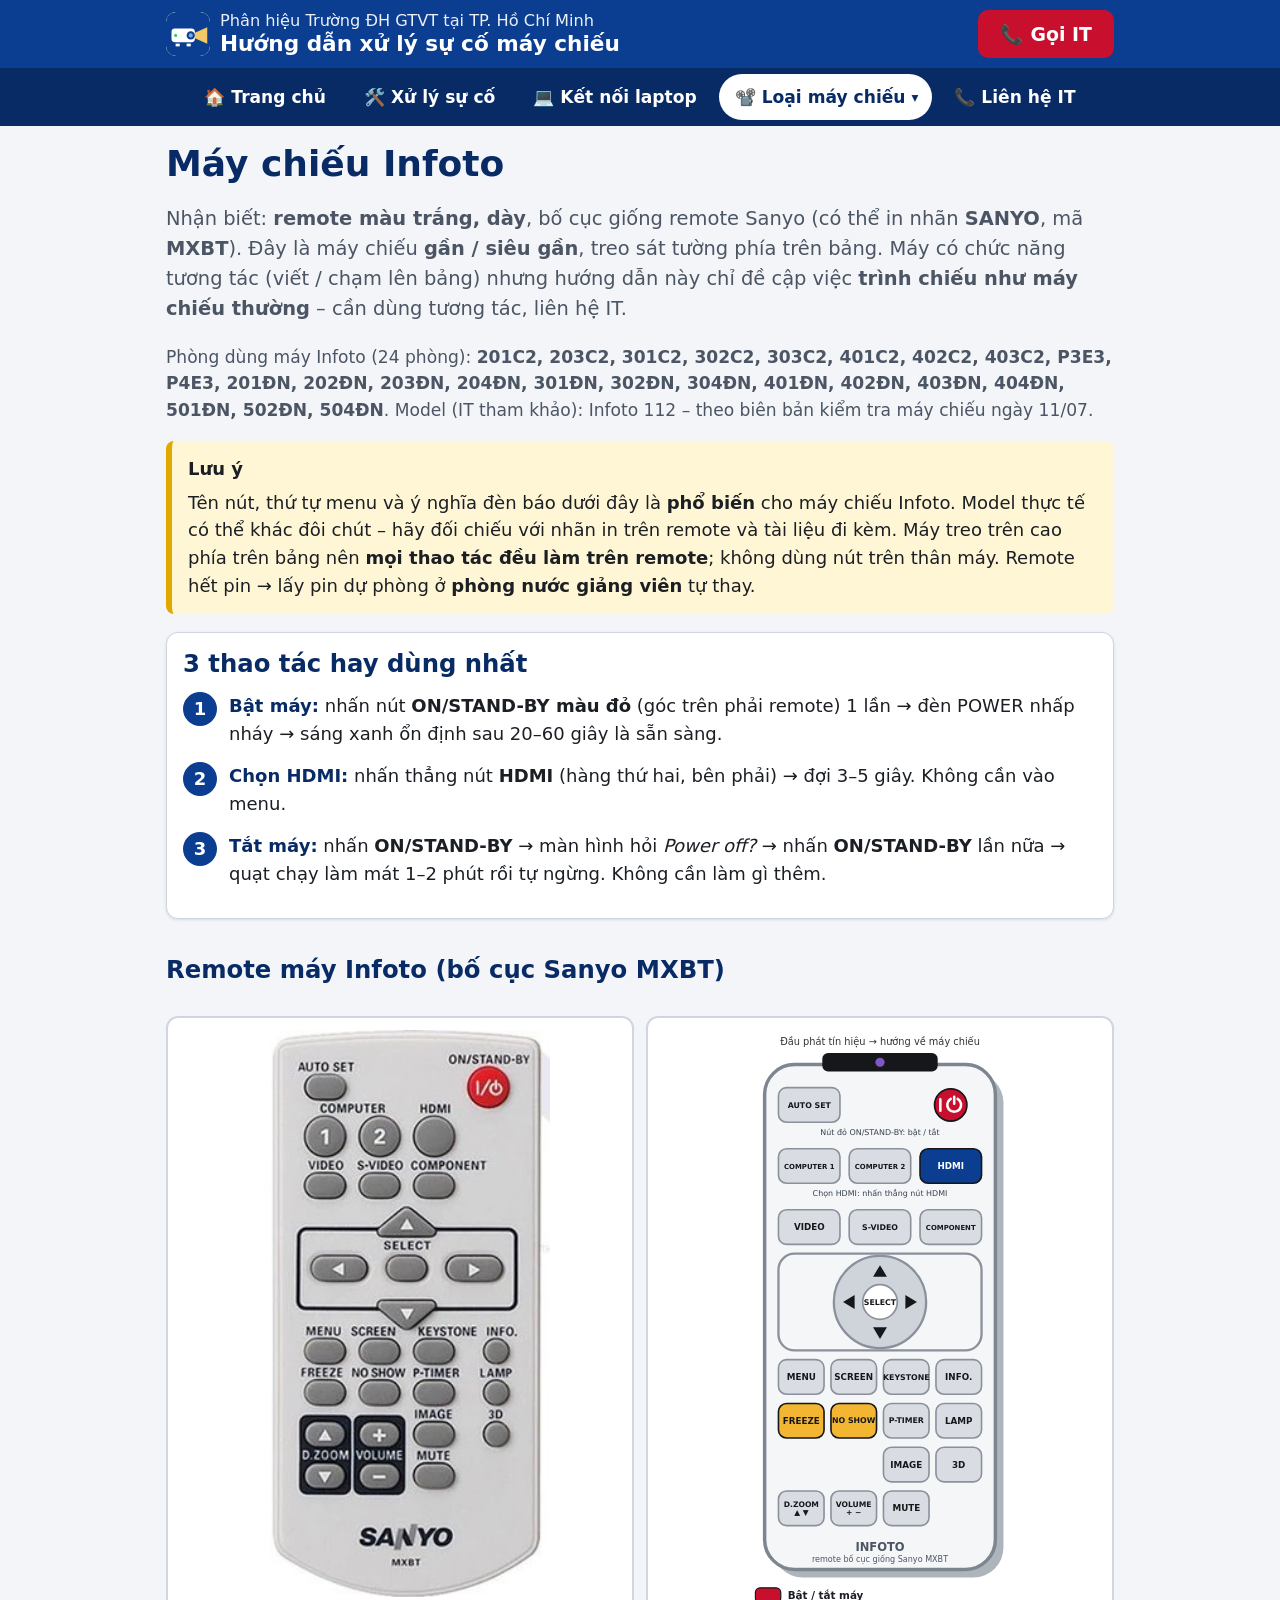
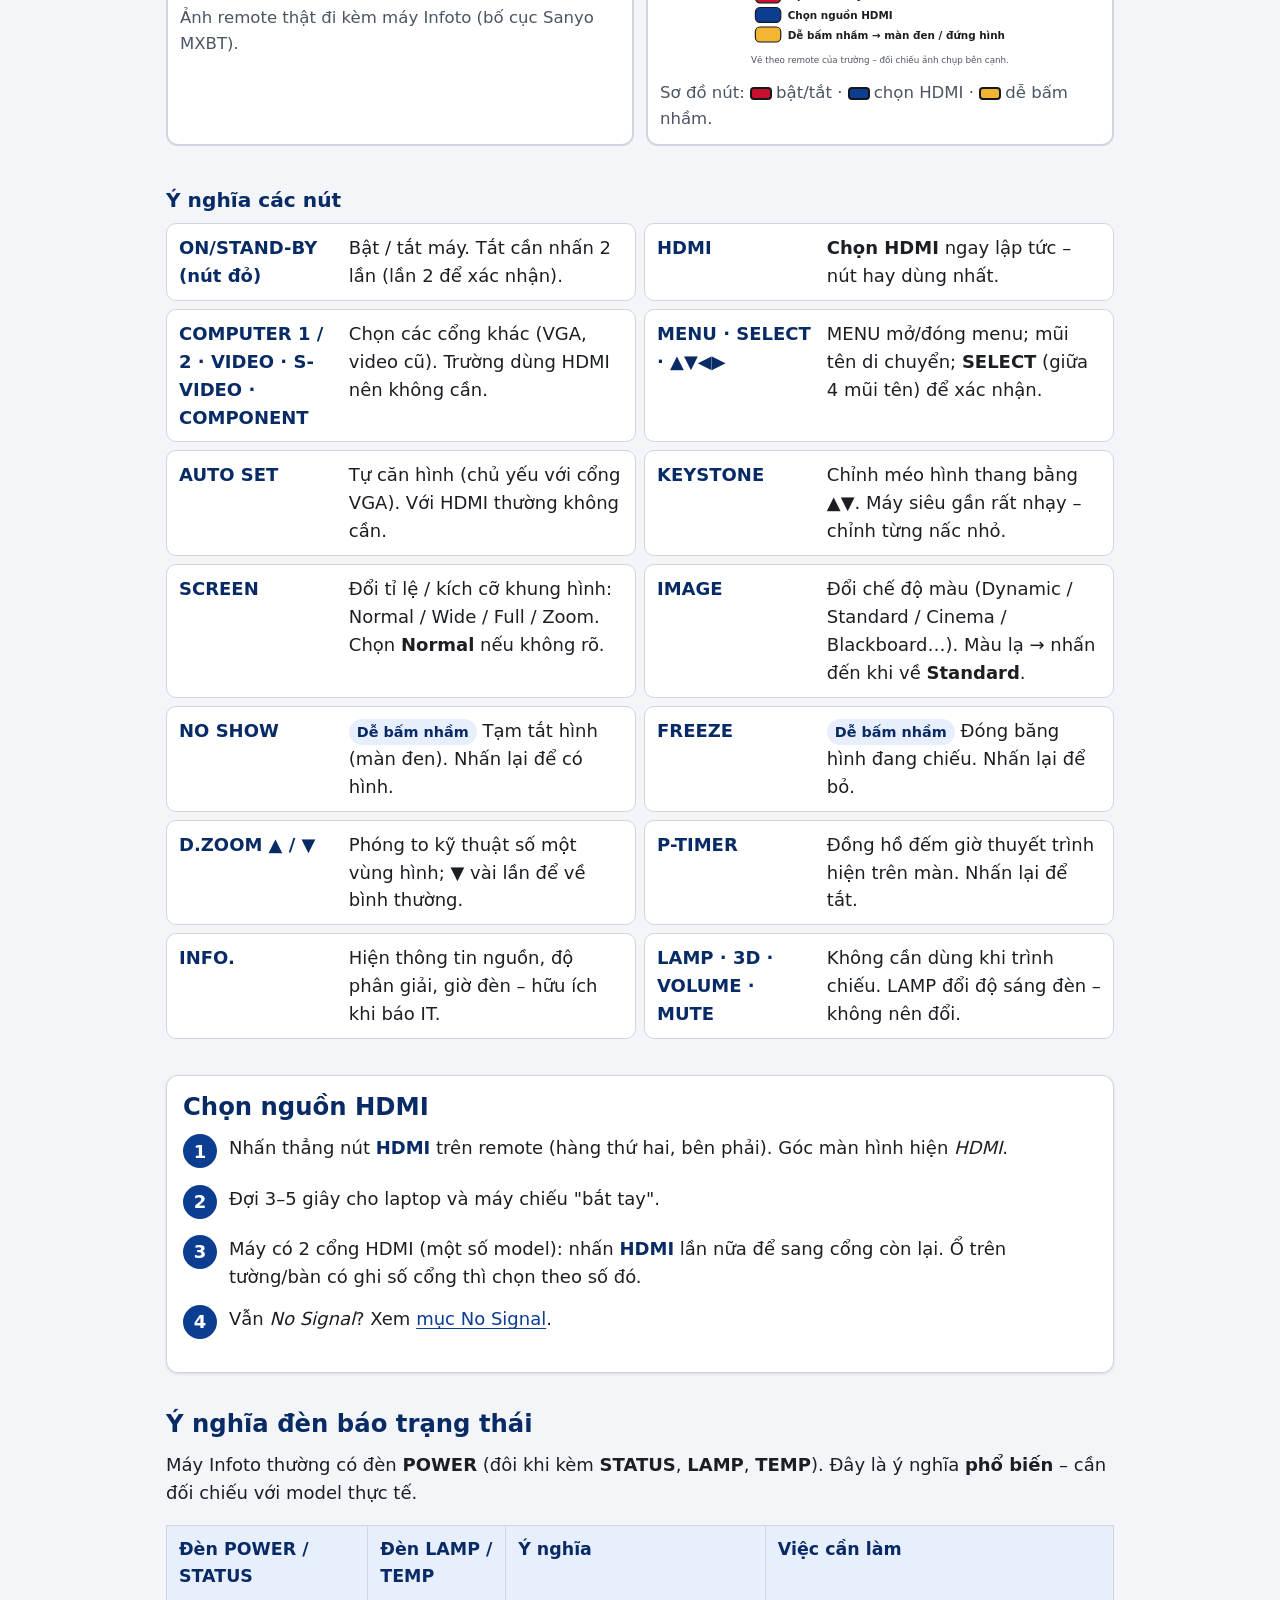
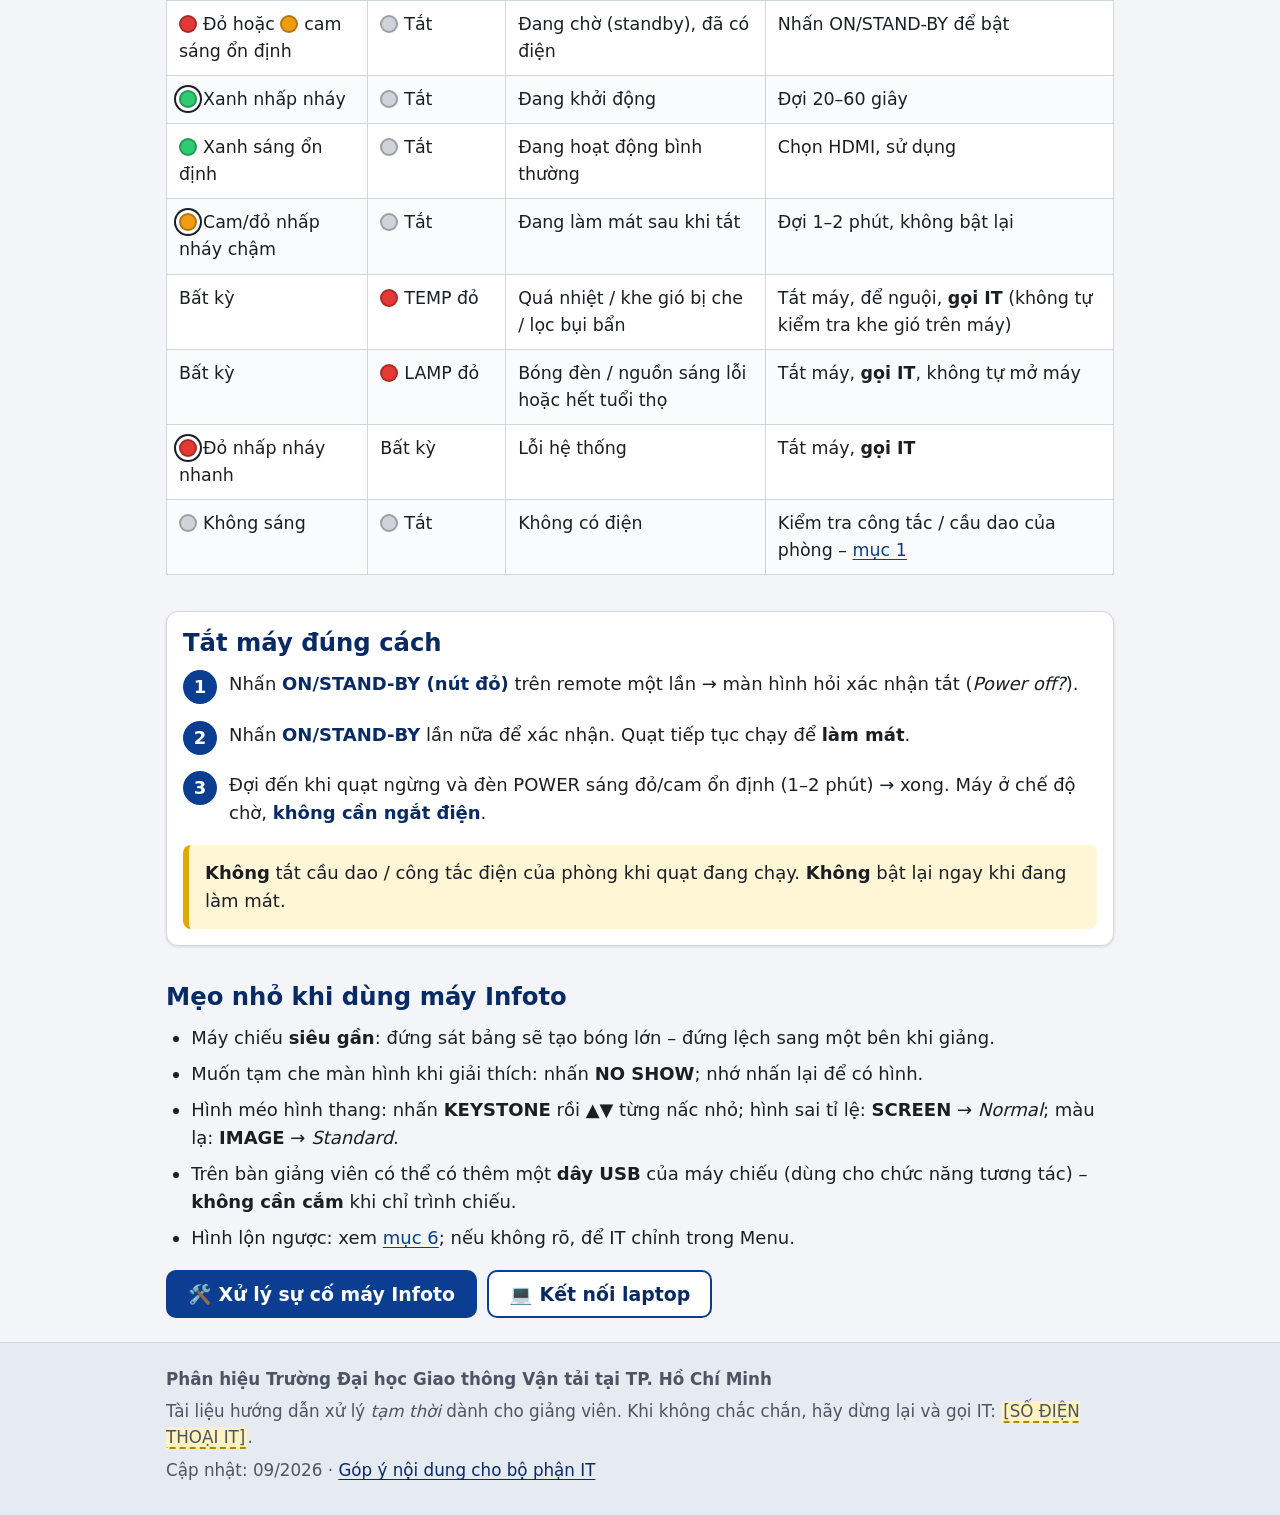
<file: infoto.html>
<!DOCTYPE html>
<html lang="vi">
<head>
  <meta charset="utf-8">
  <meta name="viewport" content="width=device-width, initial-scale=1">
  <title>Máy chiếu Infoto – Nút bấm, HDMI, đèn báo, tắt máy</title>
  <meta name="description" content="Hướng dẫn nhanh máy chiếu Infoto (máy chiếu tương tác, dùng để trình chiếu): sơ đồ nút remote, chọn HDMI, ý nghĩa đèn báo, tắt máy đúng cách.">
  <meta name="theme-color" content="#0b3d91">
  <link rel="icon" href="assets/img/logo.svg" type="image/svg+xml">
  <link rel="stylesheet" href="assets/css/style.css">
  <script>document.documentElement.classList.add("js");</script>
</head>
<body>
  <a class="skip-link" href="#main">Bỏ qua điều hướng</a>

  <header class="site-header">
    <div class="container site-header__inner">
      <a class="brand" href="index.html">
        <img class="brand__logo" src="assets/img/logo.svg" alt="" width="44" height="44">
        <span class="brand__text">
          <span class="brand__school" data-config="ten_truong_ngan">Phân hiệu Trường ĐH GTVT tại TP. Hồ Chí Minh</span>
          <span class="brand__title">Hướng dẫn xử lý sự cố máy chiếu</span>
        </span>
      </a>
      <a class="btn btn--call btn--header" href="lien-he.html" data-config-tel="sdt_it">📞 Gọi IT</a>
    </div>
    <nav class="site-nav" aria-label="Điều hướng chính">
      <ul class="container">
        <li><a href="index.html">🏠 Trang chủ</a></li>
        <li><a href="su-co.html">🛠️ Xử lý sự cố</a></li>
        <li><a href="ket-noi-laptop.html">💻 Kết nối laptop</a></li>
        <li>
          <details class="nav-dd">
            <summary class="is-current">📽️ Loại máy chiếu <span class="nav-dd__caret" aria-hidden="true">▾</span></summary>
            <ul class="nav-dd__menu">
              <li><a href="hitachi.html"><span class="swatch swatch--black" aria-hidden="true"></span><span>Hitachi <span class="nav-dd__sub">Remote màu đen</span></span></a></li>
              <li><a href="sony.html"><span class="swatch swatch--thin" aria-hidden="true"></span><span>Sony <span class="nav-dd__sub">Remote màu trắng, mỏng dẹp</span></span></a></li>
              <li><a href="infoto.html" aria-current="page"><span class="swatch swatch--thick" aria-hidden="true"></span><span>Infoto <span class="nav-dd__sub">Remote màu trắng, dày (có thể in nhãn SANYO)</span></span></a></li>
              <li><a href="khac.html"><span class="swatch swatch--khac" aria-hidden="true">?</span><span>Hãng khác <span class="nav-dd__sub">NEC, Epson, ViewSonic, Eiki</span></span></a></li>
            </ul>
          </details>
        </li>
        <li><a href="lien-he.html">📞 Liên hệ IT</a></li>
      </ul>
    </nav>
  </header>

  <main id="main" class="container">
    <h1 class="page-title">Máy chiếu Infoto</h1>
    <p class="lead">Nhận biết: <strong>remote màu trắng, dày</strong>, bố cục giống remote Sanyo (có thể in nhãn <strong>SANYO</strong>, mã <strong>MXBT</strong>). Đây là máy chiếu <strong>gần / siêu gần</strong>, treo sát tường phía trên bảng. Máy có chức năng tương tác (viết / chạm lên bảng) nhưng hướng dẫn này chỉ đề cập việc <strong>trình chiếu như máy chiếu thường</strong> – cần dùng tương tác, liên hệ IT.</p>
    <p class="hang-other">Phòng dùng máy Infoto (<span data-phong-count="infoto">24</span> phòng): <strong data-phong-list="infoto">201C2, 203C2, 301C2, 302C2, 303C2, 401C2, 402C2, 403C2, P3E3, P4E3, 201ĐN, 202ĐN, 203ĐN, 204ĐN, 301ĐN, 302ĐN, 304ĐN, 401ĐN, 402ĐN, 403ĐN, 404ĐN, 501ĐN, 502ĐN, 504ĐN</strong>. Model (IT tham khảo): <span data-config="model_infoto">Infoto 112</span> – theo <span data-config="nguon_phong">biên bản kiểm tra máy chiếu ngày 11/07</span>.</p>

    <div class="note note--warn">
      <strong class="note__title">Lưu ý</strong>
      Tên nút, thứ tự menu và ý nghĩa đèn báo dưới đây là <strong>phổ biến</strong> cho máy chiếu Infoto. Model thực tế có thể khác đôi chút – hãy đối chiếu với nhãn in trên remote và tài liệu đi kèm. Máy treo trên cao phía trên bảng nên <strong>mọi thao tác đều làm trên remote</strong>; không dùng nút trên thân máy. Remote hết pin → lấy pin dự phòng ở <strong data-config="noi_lay_pin">phòng nước giảng viên</strong> tự thay.
    </div>

    <section class="box" aria-labelledby="nhanh-title">
      <h2 id="nhanh-title" style="margin-top:0">3 thao tác hay dùng nhất</h2>
      <ol class="steps">
        <li><strong>Bật máy:</strong> nhấn nút <strong>ON/STAND-BY màu đỏ</strong> (góc trên phải remote) 1 lần → đèn POWER nhấp nháy → sáng xanh ổn định sau 20–60 giây là sẵn sàng.</li>
        <li><strong>Chọn HDMI:</strong> nhấn thẳng nút <strong>HDMI</strong> (hàng thứ hai, bên phải) → đợi 3–5 giây. Không cần vào menu.</li>
        <li><strong>Tắt máy:</strong> nhấn <strong>ON/STAND-BY</strong> → màn hình hỏi <em>Power off?</em> → nhấn <strong>ON/STAND-BY</strong> lần nữa → quạt chạy làm mát 1–2 phút rồi tự ngừng. Không cần làm gì thêm.</li>
      </ol>
    </section>

    <section class="section" aria-labelledby="nut-title" id="nut-bam">
      <h2 id="nut-title">Remote máy Infoto (bố cục Sanyo MXBT)</h2>
      <div class="figure-row">
        <figure class="figure figure--remote">
          <img src="assets/img/remote-infoto.jpg" alt="Ảnh remote máy Infoto màu trắng, dày, in nhãn SANYO: AUTO SET và nút nguồn đỏ ON/STAND-BY; COMPUTER 1, COMPUTER 2, HDMI; VIDEO, S-VIDEO, COMPONENT; khung SELECT với 4 mũi tên; MENU, SCREEN, KEYSTONE, INFO.; FREEZE, NO SHOW, P-TIMER, LAMP; IMAGE, 3D; D.ZOOM, VOLUME, MUTE" width="238" height="450">
          <figcaption>Ảnh remote thật đi kèm máy Infoto (bố cục Sanyo MXBT).</figcaption>
        </figure>
        <figure class="figure figure--remote">
          <img src="assets/img/remote-infoto.svg" alt="Sơ đồ remote Infoto, tô màu: nút nguồn ON/STAND-BY đỏ; HDMI (chọn HDMI) màu xanh; FREEZE và NO SHOW (dễ bấm nhầm) màu vàng" width="260" height="557">
          <figcaption>Sơ đồ nút: <span class="swatch swatch--red" aria-hidden="true"></span>bật/tắt · <span class="swatch swatch--blue" aria-hidden="true"></span>chọn HDMI · <span class="swatch swatch--yellow" aria-hidden="true"></span>dễ bấm nhầm.</figcaption>
        </figure>
      </div>

      <h3>Ý nghĩa các nút</h3>
      <ul class="keys">
        <li><span class="key">ON/STAND-BY (nút đỏ)</span><span>Bật / tắt máy. Tắt cần nhấn 2 lần (lần 2 để xác nhận).</span></li>
        <li><span class="key">HDMI</span><span><strong>Chọn HDMI</strong> ngay lập tức – nút hay dùng nhất.</span></li>
        <li><span class="key">COMPUTER 1 / 2 · VIDEO · S-VIDEO · COMPONENT</span><span>Chọn các cổng khác (VGA, video cũ). Trường dùng HDMI nên không cần.</span></li>
        <li><span class="key">MENU · SELECT · ▲▼◀▶</span><span>MENU mở/đóng menu; mũi tên di chuyển; <strong>SELECT</strong> (giữa 4 mũi tên) để xác nhận.</span></li>
        <li><span class="key">AUTO SET</span><span>Tự căn hình (chủ yếu với cổng VGA). Với HDMI thường không cần.</span></li>
        <li><span class="key">KEYSTONE</span><span>Chỉnh méo hình thang bằng ▲▼. Máy siêu gần rất nhạy – chỉnh từng nấc nhỏ.</span></li>
        <li><span class="key">SCREEN</span><span>Đổi tỉ lệ / kích cỡ khung hình: Normal / Wide / Full / Zoom. Chọn <strong>Normal</strong> nếu không rõ.</span></li>
        <li><span class="key">IMAGE</span><span>Đổi chế độ màu (Dynamic / Standard / Cinema / Blackboard…). Màu lạ → nhấn đến khi về <strong>Standard</strong>.</span></li>
        <li><span class="key">NO SHOW</span><span><span class="tag">Dễ bấm nhầm</span> Tạm tắt hình (màn đen). Nhấn lại để có hình.</span></li>
        <li><span class="key">FREEZE</span><span><span class="tag">Dễ bấm nhầm</span> Đóng băng hình đang chiếu. Nhấn lại để bỏ.</span></li>
        <li><span class="key">D.ZOOM ▲ / ▼</span><span>Phóng to kỹ thuật số một vùng hình; ▼ vài lần để về bình thường.</span></li>
        <li><span class="key">P-TIMER</span><span>Đồng hồ đếm giờ thuyết trình hiện trên màn. Nhấn lại để tắt.</span></li>
        <li><span class="key">INFO.</span><span>Hiện thông tin nguồn, độ phân giải, giờ đèn – hữu ích khi báo IT.</span></li>
        <li><span class="key">LAMP · 3D · VOLUME · MUTE</span><span>Không cần dùng khi trình chiếu. LAMP đổi độ sáng đèn – không nên đổi.</span></li>
      </ul>
    </section>

    <section class="section box" aria-labelledby="hdmi-title" id="chon-hdmi">
      <h2 id="hdmi-title" style="margin-top:0">Chọn nguồn HDMI</h2>
      <ol class="steps">
        <li>Nhấn thẳng nút <strong>HDMI</strong> trên remote (hàng thứ hai, bên phải). Góc màn hình hiện <em>HDMI</em>.</li>
        <li>Đợi 3–5 giây cho laptop và máy chiếu "bắt tay".</li>
        <li>Máy có 2 cổng HDMI (một số model): nhấn <strong>HDMI</strong> lần nữa để sang cổng còn lại. Ổ trên tường/bàn có ghi số cổng thì chọn theo số đó.</li>
        <li>Vẫn <em>No Signal</em>? Xem <a href="su-co.html#no-signal">mục No Signal</a>.</li>
      </ol>
    </section>

    <section class="section" aria-labelledby="den-bao-title" id="den-bao">
      <h2 id="den-bao-title">Ý nghĩa đèn báo trạng thái</h2>
      <p>Máy Infoto thường có đèn <strong>POWER</strong> (đôi khi kèm <strong>STATUS</strong>, <strong>LAMP</strong>, <strong>TEMP</strong>). Đây là ý nghĩa <strong>phổ biến</strong> – cần đối chiếu với model thực tế.</p>
      <div class="table-wrap">
        <table>
          <thead>
            <tr><th>Đèn POWER / STATUS</th><th>Đèn LAMP / TEMP</th><th>Ý nghĩa</th><th>Việc cần làm</th></tr>
          </thead>
          <tbody>
            <tr><td><span class="led led--red"></span>Đỏ hoặc <span class="led led--orange"></span>cam sáng ổn định</td><td><span class="led led--off"></span>Tắt</td><td>Đang chờ (standby), đã có điện</td><td>Nhấn ON/STAND-BY để bật</td></tr>
            <tr><td><span class="led led--green led--blink"></span>Xanh nhấp nháy</td><td><span class="led led--off"></span>Tắt</td><td>Đang khởi động</td><td>Đợi 20–60 giây</td></tr>
            <tr><td><span class="led led--green"></span>Xanh sáng ổn định</td><td><span class="led led--off"></span>Tắt</td><td>Đang hoạt động bình thường</td><td>Chọn HDMI, sử dụng</td></tr>
            <tr><td><span class="led led--orange led--blink"></span>Cam/đỏ nhấp nháy chậm</td><td><span class="led led--off"></span>Tắt</td><td>Đang làm mát sau khi tắt</td><td>Đợi 1–2 phút, không bật lại</td></tr>
            <tr><td>Bất kỳ</td><td><span class="led led--red"></span>TEMP đỏ</td><td>Quá nhiệt / khe gió bị che / lọc bụi bẩn</td><td>Tắt máy, để nguội, <strong>gọi IT</strong> (không tự kiểm tra khe gió trên máy)</td></tr>
            <tr><td>Bất kỳ</td><td><span class="led led--red"></span>LAMP đỏ</td><td>Bóng đèn / nguồn sáng lỗi hoặc hết tuổi thọ</td><td>Tắt máy, <strong>gọi IT</strong>, không tự mở máy</td></tr>
            <tr><td><span class="led led--red led--blink"></span>Đỏ nhấp nháy nhanh</td><td>Bất kỳ</td><td>Lỗi hệ thống</td><td>Tắt máy, <strong>gọi IT</strong></td></tr>
            <tr><td><span class="led led--off"></span>Không sáng</td><td><span class="led led--off"></span>Tắt</td><td>Không có điện</td><td>Kiểm tra công tắc / cầu dao của phòng – <a href="su-co.html#khong-bat-duoc">mục 1</a></td></tr>
          </tbody>
        </table>
      </div>
    </section>

    <section class="section box" aria-labelledby="tat-title" id="tat-may">
      <h2 id="tat-title" style="margin-top:0">Tắt máy đúng cách</h2>
      <ol class="steps">
        <li>Nhấn <strong>ON/STAND-BY (nút đỏ)</strong> trên remote một lần → màn hình hỏi xác nhận tắt (<em>Power off?</em>).</li>
        <li>Nhấn <strong>ON/STAND-BY</strong> lần nữa để xác nhận. Quạt tiếp tục chạy để <strong>làm mát</strong>.</li>
        <li>Đợi đến khi quạt ngừng và đèn POWER sáng đỏ/cam ổn định (1–2 phút) → xong. Máy ở chế độ chờ, <strong>không cần ngắt điện</strong>.</li>
      </ol>
      <div class="note note--warn" style="margin-bottom:0">
        <strong>Không</strong> tắt cầu dao / công tắc điện của phòng khi quạt đang chạy. <strong>Không</strong> bật lại ngay khi đang làm mát.
      </div>
    </section>

    <section class="section" aria-labelledby="meo-title">
      <h2 id="meo-title">Mẹo nhỏ khi dùng máy Infoto</h2>
      <ul>
        <li>Máy chiếu <strong>siêu gần</strong>: đứng sát bảng sẽ tạo bóng lớn – đứng lệch sang một bên khi giảng.</li>
        <li>Muốn tạm che màn hình khi giải thích: nhấn <strong>NO SHOW</strong>; nhớ nhấn lại để có hình.</li>
        <li>Hình méo hình thang: nhấn <strong>KEYSTONE</strong> rồi ▲▼ từng nấc nhỏ; hình sai tỉ lệ: <strong>SCREEN</strong> → <em>Normal</em>; màu lạ: <strong>IMAGE</strong> → <em>Standard</em>.</li>
        <li>Trên bàn giảng viên có thể có thêm một <strong>dây USB</strong> của máy chiếu (dùng cho chức năng tương tác) – <strong>không cần cắm</strong> khi chỉ trình chiếu.</li>
        <li>Hình lộn ngược: xem <a href="su-co.html#hinh-lat-nguoc">mục 6</a>; nếu không rõ, để IT chỉnh trong Menu.</li>
      </ul>
      <div class="btn-row">
        <a class="btn btn--primary" href="su-co.html?may=infoto">🛠️ Xử lý sự cố máy Infoto</a>
        <a class="btn btn--secondary" href="ket-noi-laptop.html">💻 Kết nối laptop</a>
      </div>
    </section>
  </main>

  <footer class="site-footer">
    <div class="container">
      <p><strong data-config="ten_truong">Phân hiệu Trường Đại học Giao thông Vận tải tại TP. Hồ Chí Minh</strong></p>
      <p>Tài liệu hướng dẫn xử lý <em>tạm thời</em> dành cho giảng viên. Khi không chắc chắn, hãy dừng lại và gọi IT: <span data-config="sdt_it">[SỐ ĐIỆN THOẠI IT]</span>.</p>
      <p>Cập nhật: <span data-config="cap_nhat">09/2026</span> · <a href="lien-he.html">Góp ý nội dung cho bộ phận IT</a></p>
    </div>
  </footer>

  <div class="call-bar" role="complementary" aria-label="Liên hệ nhanh">
    <a class="btn btn--call" href="lien-he.html" data-config-tel="sdt_it">📞 Gọi IT</a>
    <a class="btn btn--secondary" href="su-co.html">🛠️ Xử lý sự cố</a>
  </div>

  <script src="assets/js/config.js"></script>
  <script src="assets/js/main.js"></script>
</body>
</html>
</file>
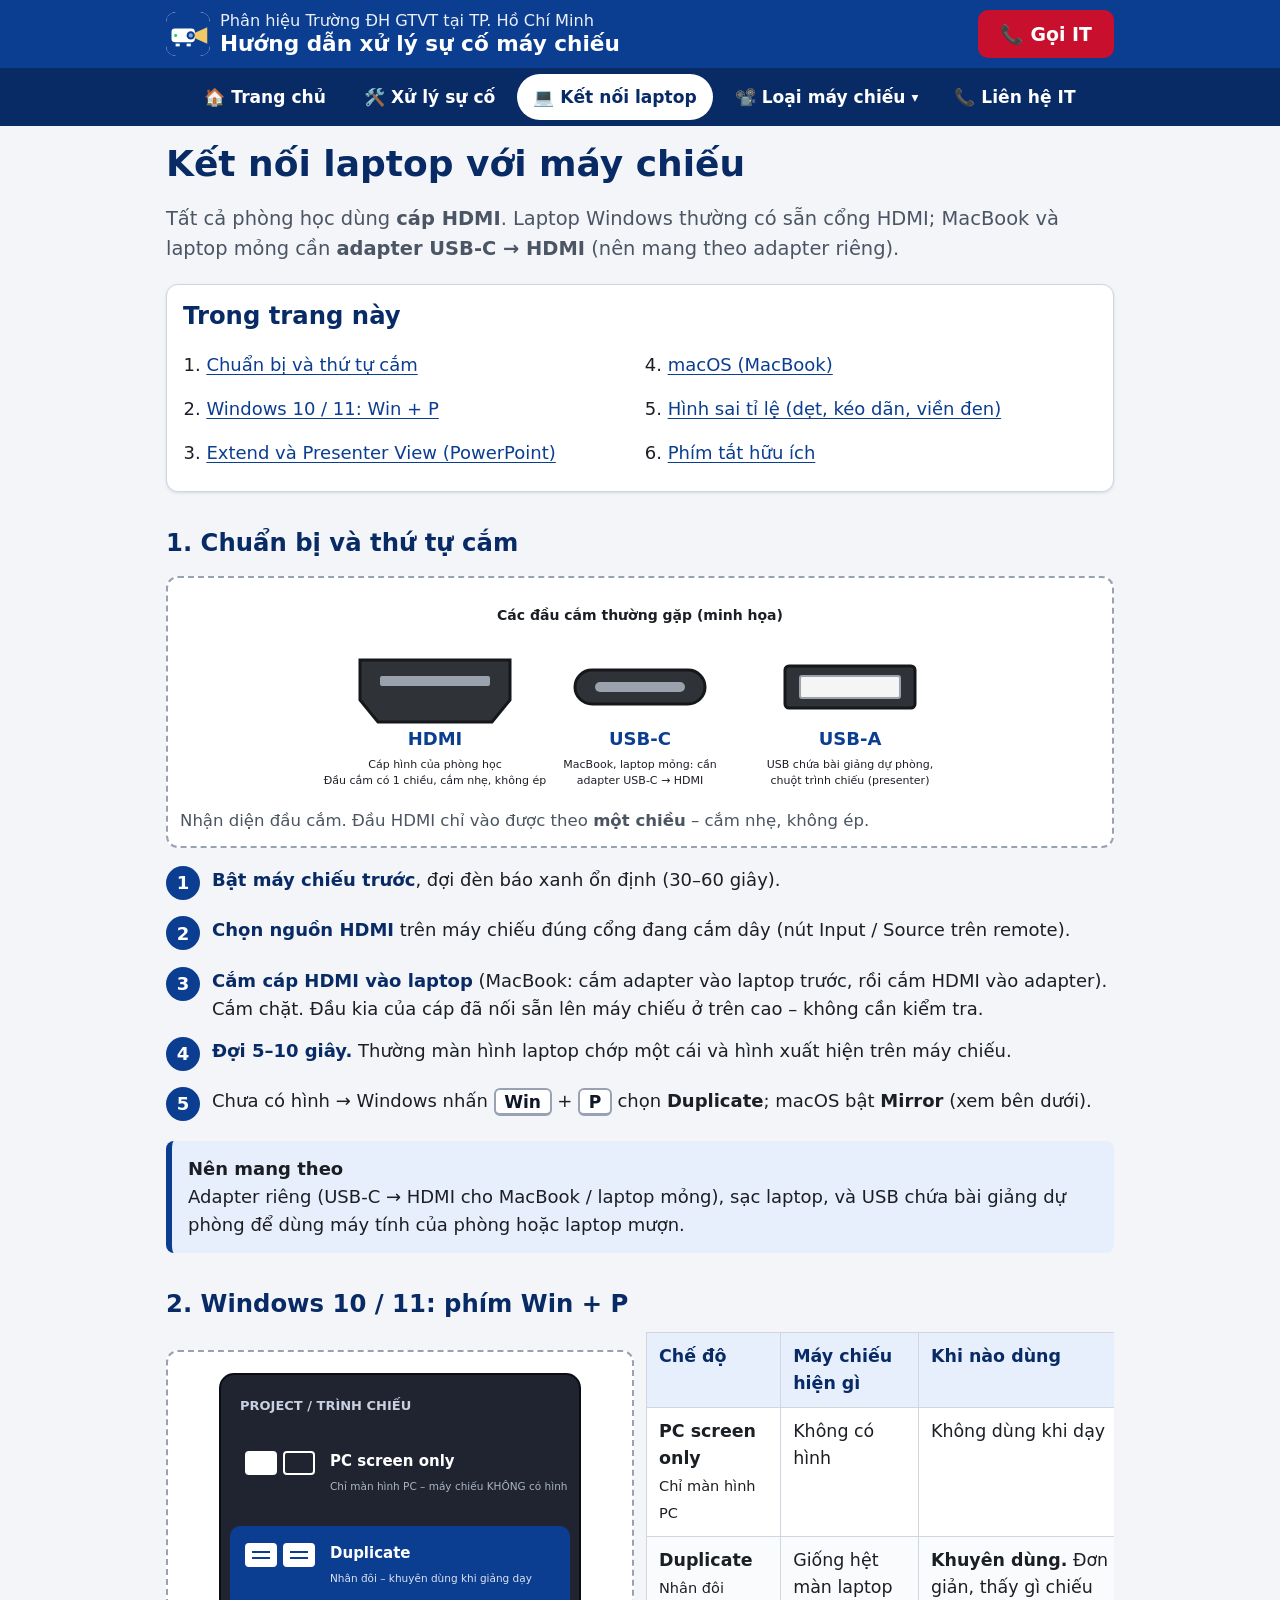
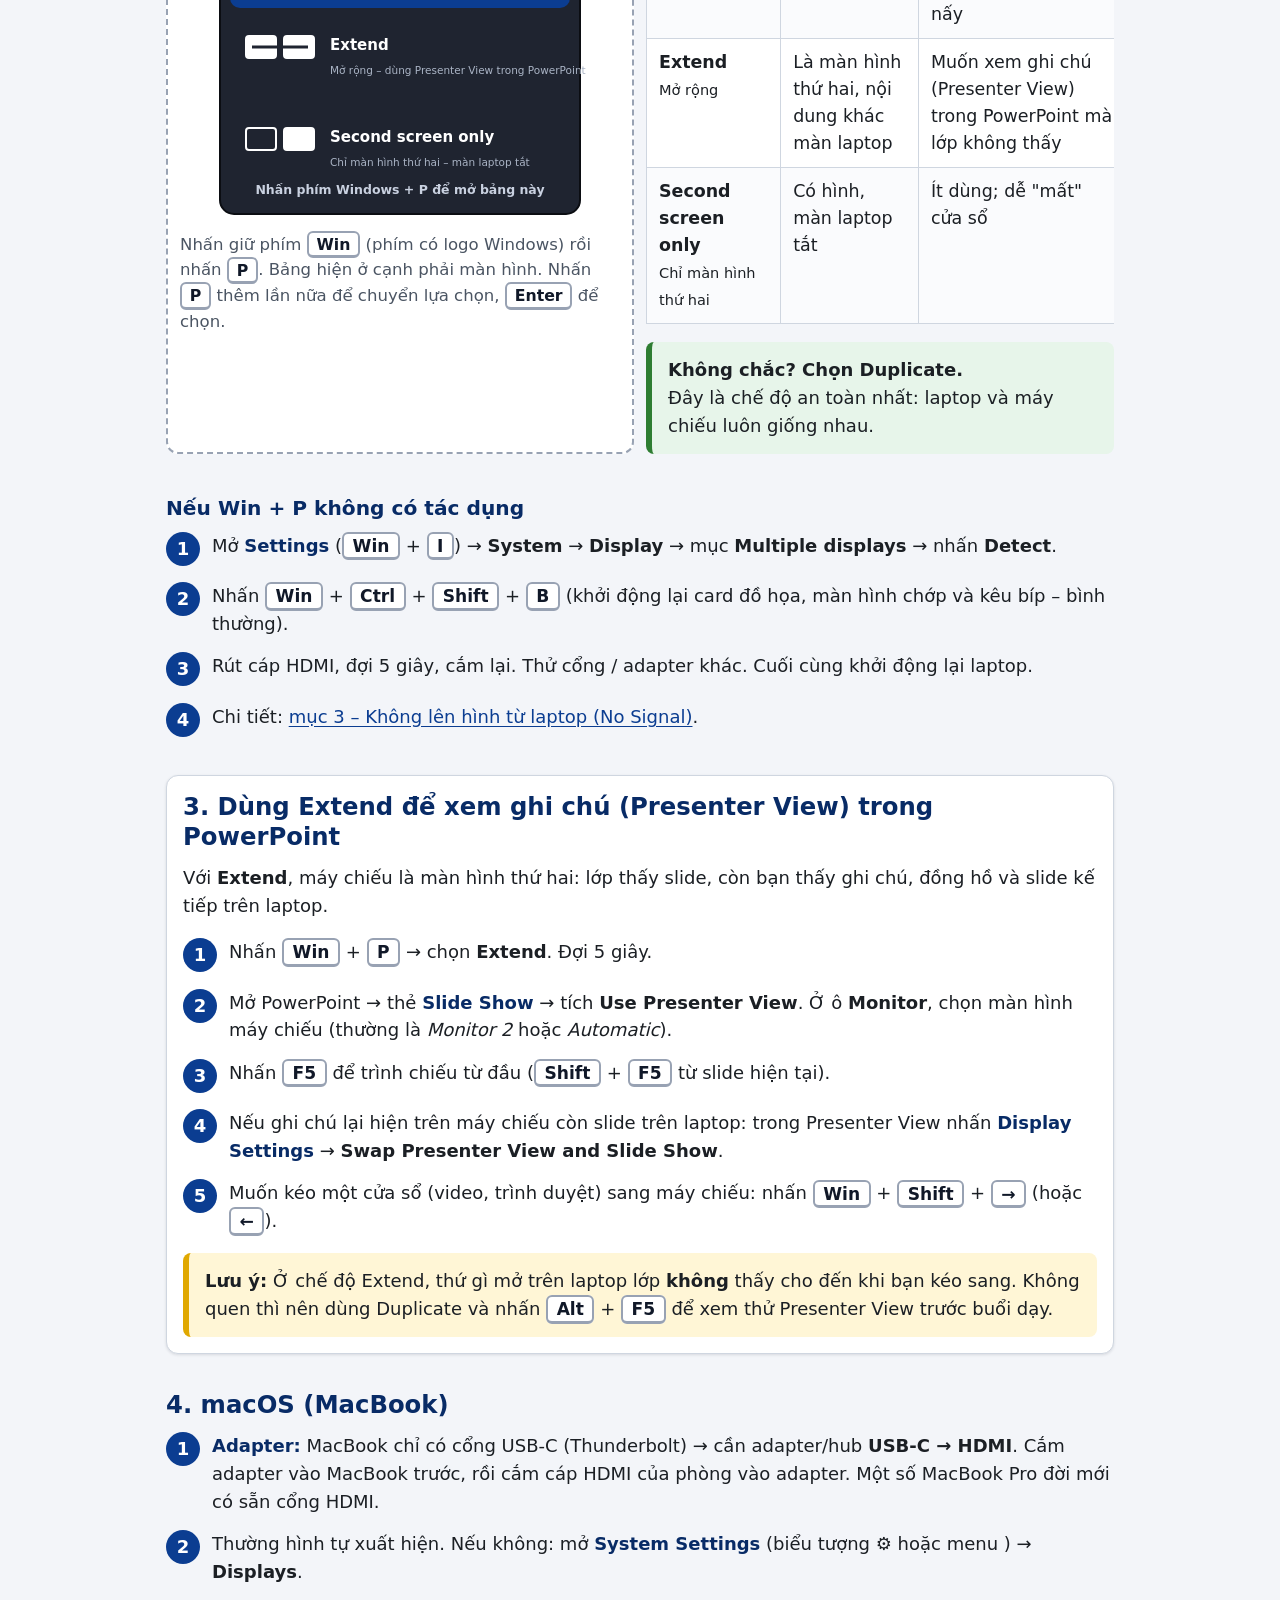
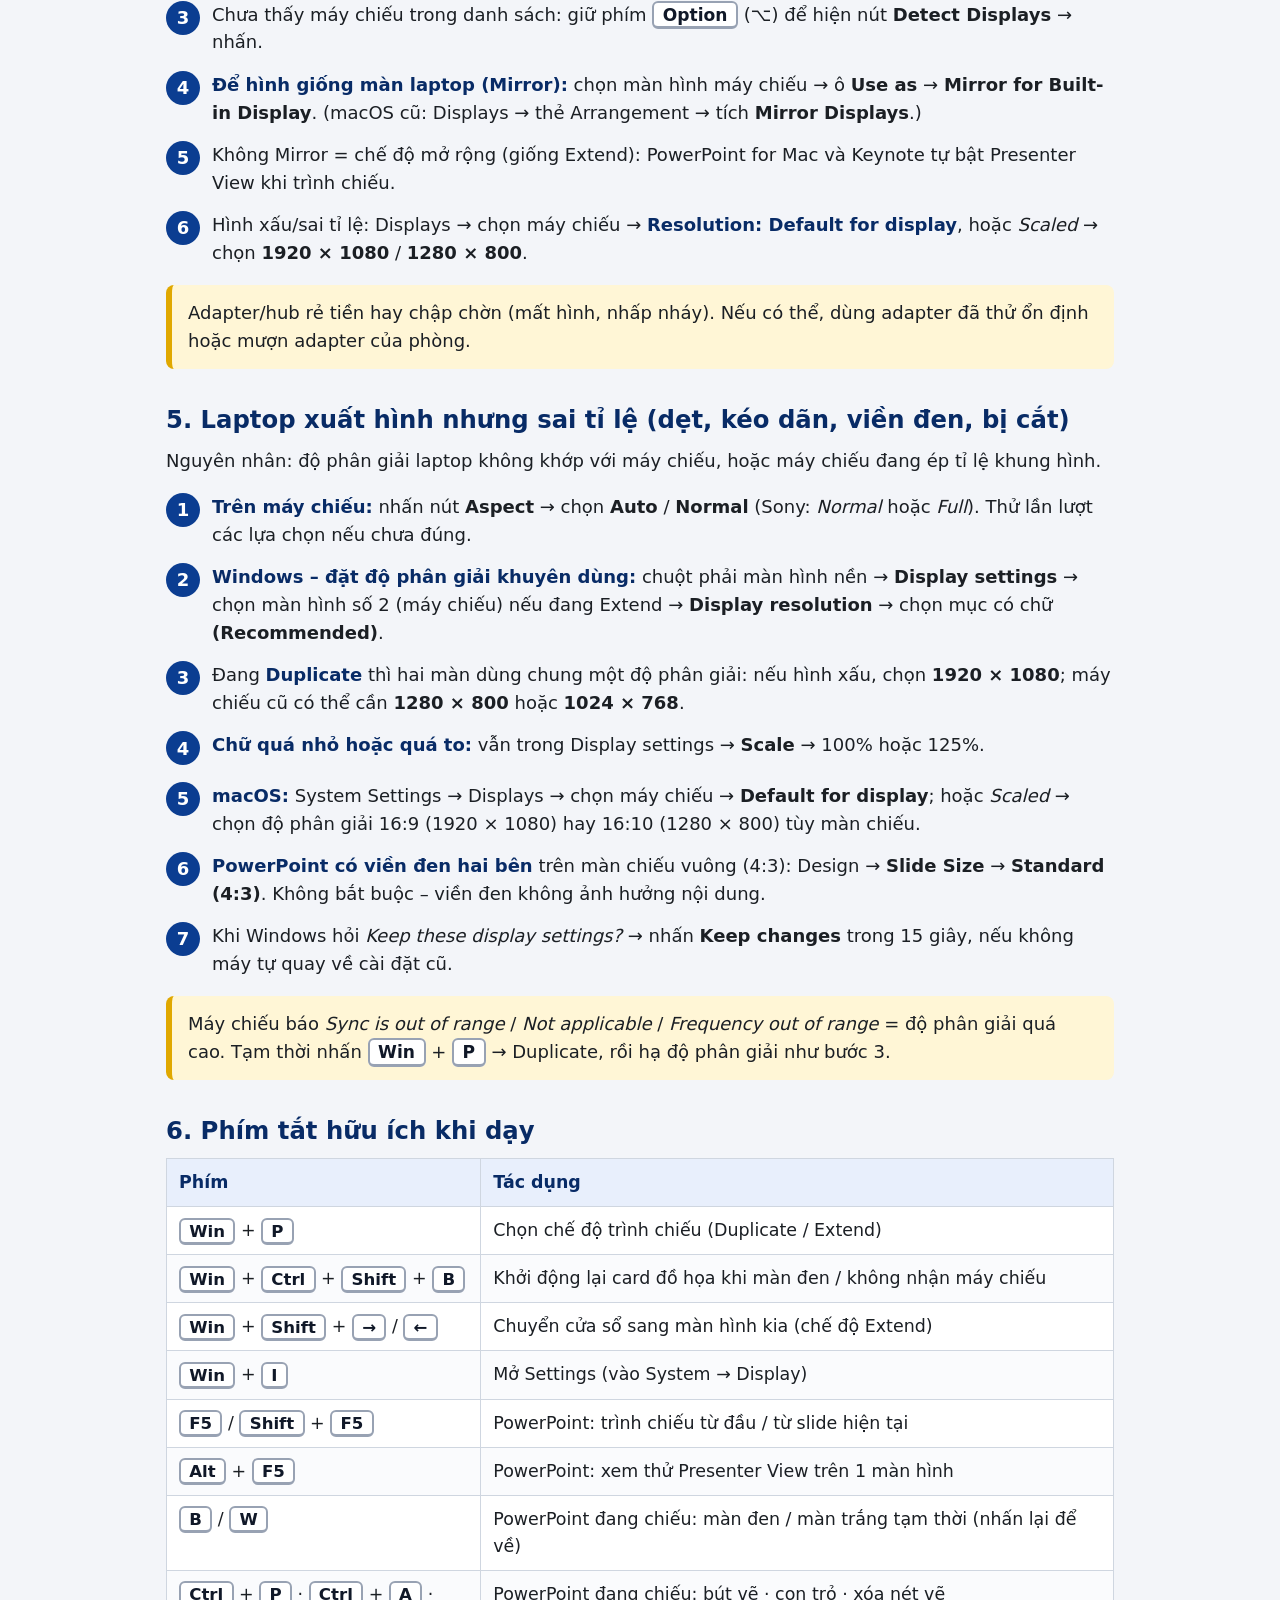
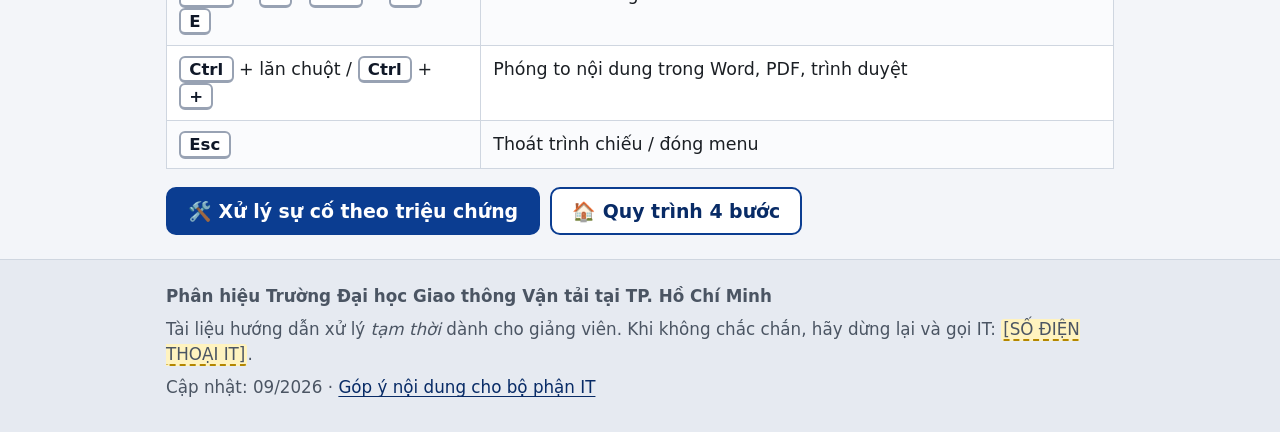
<file: ket-noi-laptop.html>
<!DOCTYPE html>
<html lang="vi">
<head>
  <meta charset="utf-8">
  <meta name="viewport" content="width=device-width, initial-scale=1">
  <title>Kết nối laptop với máy chiếu – Windows 10/11 và macOS</title>
  <meta name="description" content="Hướng dẫn kết nối laptop Windows 10/11 và MacBook với máy chiếu qua HDMI: Win + P (Duplicate, Extend), Presenter View PowerPoint, Mirror Displays, sửa sai tỉ lệ hình.">
  <meta name="theme-color" content="#0b3d91">
  <link rel="icon" href="assets/img/logo.svg" type="image/svg+xml">
  <link rel="stylesheet" href="assets/css/style.css">
  <script>document.documentElement.classList.add("js");</script>
</head>
<body>
  <a class="skip-link" href="#main">Bỏ qua điều hướng</a>

  <header class="site-header">
    <div class="container site-header__inner">
      <a class="brand" href="index.html">
        <img class="brand__logo" src="assets/img/logo.svg" alt="" width="44" height="44">
        <span class="brand__text">
          <span class="brand__school" data-config="ten_truong_ngan">Phân hiệu Trường ĐH GTVT tại TP. Hồ Chí Minh</span>
          <span class="brand__title">Hướng dẫn xử lý sự cố máy chiếu</span>
        </span>
      </a>
      <a class="btn btn--call btn--header" href="lien-he.html" data-config-tel="sdt_it">📞 Gọi IT</a>
    </div>
    <nav class="site-nav" aria-label="Điều hướng chính">
      <ul class="container">
        <li><a href="index.html">🏠 Trang chủ</a></li>
        <li><a href="su-co.html">🛠️ Xử lý sự cố</a></li>
        <li><a href="ket-noi-laptop.html" aria-current="page">💻 Kết nối laptop</a></li>
        <li>
          <details class="nav-dd">
            <summary>📽️ Loại máy chiếu <span class="nav-dd__caret" aria-hidden="true">▾</span></summary>
            <ul class="nav-dd__menu">
              <li><a href="hitachi.html"><span class="swatch swatch--black" aria-hidden="true"></span><span>Hitachi <span class="nav-dd__sub">Remote màu đen</span></span></a></li>
              <li><a href="sony.html"><span class="swatch swatch--thin" aria-hidden="true"></span><span>Sony <span class="nav-dd__sub">Remote màu trắng, mỏng dẹp</span></span></a></li>
              <li><a href="infoto.html"><span class="swatch swatch--thick" aria-hidden="true"></span><span>Infoto <span class="nav-dd__sub">Remote màu trắng, dày (có thể in nhãn SANYO)</span></span></a></li>
              <li><a href="khac.html"><span class="swatch swatch--khac" aria-hidden="true">?</span><span>Hãng khác <span class="nav-dd__sub">NEC, Epson, ViewSonic, Eiki</span></span></a></li>
            </ul>
          </details>
        </li>
        <li><a href="lien-he.html">📞 Liên hệ IT</a></li>
      </ul>
    </nav>
  </header>

  <main id="main" class="container">
    <h1 class="page-title">Kết nối laptop với máy chiếu</h1>
    <p class="lead">Tất cả phòng học dùng <strong>cáp HDMI</strong>. Laptop Windows thường có sẵn cổng HDMI; MacBook và laptop mỏng cần <strong>adapter USB-C → HDMI</strong> (nên mang theo adapter riêng).</p>

    <nav class="box" aria-labelledby="muc-luc-title">
      <h2 id="muc-luc-title" style="margin-top:0">Trong trang này</h2>
      <ol class="toc">
        <li><a href="#chuan-bi">Chuẩn bị và thứ tự cắm</a></li>
        <li><a href="#windows">Windows 10 / 11: Win + P</a></li>
        <li><a href="#presenter">Extend và Presenter View (PowerPoint)</a></li>
        <li><a href="#macos">macOS (MacBook)</a></li>
        <li><a href="#ti-le">Hình sai tỉ lệ (dẹt, kéo dãn, viền đen)</a></li>
        <li><a href="#phim-tat">Phím tắt hữu ích</a></li>
      </ol>
    </nav>

    <section class="section" aria-labelledby="chuan-bi-title" id="chuan-bi">
      <h2 id="chuan-bi-title">1. Chuẩn bị và thứ tự cắm</h2>
      <figure class="figure">
        <img src="assets/img/ket-noi.svg" alt="Ba đầu cắm thường gặp: HDMI (cáp hình của phòng), USB-C (MacBook và laptop mỏng cần adapter ra HDMI), USB-A (USB chứa bài giảng, chuột trình chiếu)" width="640" height="210">
        <figcaption>Nhận diện đầu cắm. Đầu HDMI chỉ vào được theo <strong>một chiều</strong> – cắm nhẹ, không ép.</figcaption>
      </figure>
      <ol class="steps">
        <li><strong>Bật máy chiếu trước</strong>, đợi đèn báo xanh ổn định (30–60 giây).</li>
        <li><strong>Chọn nguồn HDMI</strong> trên máy chiếu đúng cổng đang cắm dây (nút Input / Source trên remote).</li>
        <li><strong>Cắm cáp HDMI vào laptop</strong> (MacBook: cắm adapter vào laptop trước, rồi cắm HDMI vào adapter). Cắm chặt. Đầu kia của cáp đã nối sẵn lên máy chiếu ở trên cao – không cần kiểm tra.</li>
        <li><strong>Đợi 5–10 giây.</strong> Thường màn hình laptop chớp một cái và hình xuất hiện trên máy chiếu.</li>
        <li>Chưa có hình → Windows nhấn <kbd>Win</kbd> + <kbd>P</kbd> chọn <strong>Duplicate</strong>; macOS bật <strong>Mirror</strong> (xem bên dưới).</li>
      </ol>
      <div class="note">
        <strong class="note__title">Nên mang theo</strong>
        Adapter riêng (USB-C → HDMI cho MacBook / laptop mỏng), sạc laptop, và USB chứa bài giảng dự phòng để dùng máy tính của phòng hoặc laptop mượn.
      </div>
    </section>

    <section class="section" aria-labelledby="windows-title" id="windows">
      <h2 id="windows-title">2. Windows 10 / 11: phím Win + P</h2>
      <div class="figure-row">
        <figure class="figure">
          <img src="assets/img/win-p.svg" alt="Bảng chọn chế độ trình chiếu khi nhấn Windows + P với bốn lựa chọn: PC screen only, Duplicate (được chọn), Extend, Second screen only" width="380" height="460">
          <figcaption>Nhấn giữ phím <kbd>Win</kbd> (phím có logo Windows) rồi nhấn <kbd>P</kbd>. Bảng hiện ở cạnh phải màn hình. Nhấn <kbd>P</kbd> thêm lần nữa để chuyển lựa chọn, <kbd>Enter</kbd> để chọn.</figcaption>
        </figure>
        <div>
          <div class="table-wrap">
            <table>
              <thead><tr><th>Chế độ</th><th>Máy chiếu hiện gì</th><th>Khi nào dùng</th></tr></thead>
              <tbody>
                <tr><td><strong>PC screen only</strong><br><small>Chỉ màn hình PC</small></td><td>Không có hình</td><td>Không dùng khi dạy</td></tr>
                <tr><td><strong>Duplicate</strong><br><small>Nhân đôi</small></td><td>Giống hệt màn laptop</td><td><strong>Khuyên dùng.</strong> Đơn giản, thấy gì chiếu nấy</td></tr>
                <tr><td><strong>Extend</strong><br><small>Mở rộng</small></td><td>Là màn hình thứ hai, nội dung khác màn laptop</td><td>Muốn xem ghi chú (Presenter View) trong PowerPoint mà lớp không thấy</td></tr>
                <tr><td><strong>Second screen only</strong><br><small>Chỉ màn hình thứ hai</small></td><td>Có hình, màn laptop tắt</td><td>Ít dùng; dễ "mất" cửa sổ</td></tr>
              </tbody>
            </table>
          </div>
          <div class="note note--ok">
            <strong class="note__title">Không chắc? Chọn Duplicate.</strong>
            Đây là chế độ an toàn nhất: laptop và máy chiếu luôn giống nhau.
          </div>
        </div>
      </div>
      <h3>Nếu Win + P không có tác dụng</h3>
      <ol class="steps">
        <li>Mở <strong>Settings</strong> (<kbd>Win</kbd> + <kbd>I</kbd>) → <strong>System</strong> → <strong>Display</strong> → mục <strong>Multiple displays</strong> → nhấn <strong>Detect</strong>.</li>
        <li>Nhấn <kbd>Win</kbd> + <kbd>Ctrl</kbd> + <kbd>Shift</kbd> + <kbd>B</kbd> (khởi động lại card đồ họa, màn hình chớp và kêu bíp – bình thường).</li>
        <li>Rút cáp HDMI, đợi 5 giây, cắm lại. Thử cổng / adapter khác. Cuối cùng khởi động lại laptop.</li>
        <li>Chi tiết: <a href="su-co.html#no-signal">mục 3 – Không lên hình từ laptop (No Signal)</a>.</li>
      </ol>
    </section>

    <section class="section box" aria-labelledby="presenter-title" id="presenter">
      <h2 id="presenter-title" style="margin-top:0">3. Dùng Extend để xem ghi chú (Presenter View) trong PowerPoint</h2>
      <p>Với <strong>Extend</strong>, máy chiếu là màn hình thứ hai: lớp thấy slide, còn bạn thấy ghi chú, đồng hồ và slide kế tiếp trên laptop.</p>
      <ol class="steps">
        <li>Nhấn <kbd>Win</kbd> + <kbd>P</kbd> → chọn <strong>Extend</strong>. Đợi 5 giây.</li>
        <li>Mở PowerPoint → thẻ <strong>Slide Show</strong> → tích <strong>Use Presenter View</strong>. Ở ô <strong>Monitor</strong>, chọn màn hình máy chiếu (thường là <em>Monitor 2</em> hoặc <em>Automatic</em>).</li>
        <li>Nhấn <kbd>F5</kbd> để trình chiếu từ đầu (<kbd>Shift</kbd> + <kbd>F5</kbd> từ slide hiện tại).</li>
        <li>Nếu ghi chú lại hiện trên máy chiếu còn slide trên laptop: trong Presenter View nhấn <strong>Display Settings</strong> → <strong>Swap Presenter View and Slide Show</strong>.</li>
        <li>Muốn kéo một cửa sổ (video, trình duyệt) sang máy chiếu: nhấn <kbd>Win</kbd> + <kbd>Shift</kbd> + <kbd>→</kbd> (hoặc <kbd>←</kbd>).</li>
      </ol>
      <div class="note note--warn" style="margin-bottom:0">
        <strong>Lưu ý:</strong> Ở chế độ Extend, thứ gì mở trên laptop lớp <strong>không</strong> thấy cho đến khi bạn kéo sang.         Không quen thì nên dùng Duplicate và nhấn <kbd>Alt</kbd> + <kbd>F5</kbd> để xem thử Presenter View trước buổi dạy.
      </div>
    </section>

    <section class="section" aria-labelledby="macos-title" id="macos">
      <h2 id="macos-title">4. macOS (MacBook)</h2>
      <ol class="steps">
        <li><strong>Adapter:</strong> MacBook chỉ có cổng USB-C (Thunderbolt) → cần adapter/hub <strong>USB-C → HDMI</strong>. Cắm adapter vào MacBook trước, rồi cắm cáp HDMI của phòng vào adapter. Một số MacBook Pro đời mới có sẵn cổng HDMI.</li>
        <li>Thường hình tự xuất hiện. Nếu không: mở <strong>System Settings</strong> (biểu tượng ⚙️ hoặc menu ) → <strong>Displays</strong>.</li>
        <li>Chưa thấy máy chiếu trong danh sách: giữ phím <kbd>Option</kbd> (⌥) để hiện nút <strong>Detect Displays</strong> → nhấn.</li>
        <li><strong>Để hình giống màn laptop (Mirror):</strong> chọn màn hình máy chiếu → ô <strong>Use as</strong> → <strong>Mirror for Built-in Display</strong>. (macOS cũ: Displays → thẻ Arrangement → tích <strong>Mirror Displays</strong>.)</li>
        <li>Không Mirror = chế độ mở rộng (giống Extend): PowerPoint for Mac và Keynote tự bật Presenter View khi trình chiếu.</li>
        <li>Hình xấu/sai tỉ lệ: Displays → chọn máy chiếu → <strong>Resolution: Default for display</strong>, hoặc <em>Scaled</em> → chọn <strong>1920 × 1080</strong> / <strong>1280 × 800</strong>.</li>
      </ol>
      <div class="note note--warn">
        Adapter/hub rẻ tiền hay chập chờn (mất hình, nhấp nháy). Nếu có thể, dùng adapter đã thử ổn định hoặc mượn adapter của phòng.
      </div>
    </section>

    <section class="section" aria-labelledby="ti-le-title" id="ti-le">
      <h2 id="ti-le-title">5. Laptop xuất hình nhưng sai tỉ lệ (dẹt, kéo dãn, viền đen, bị cắt)</h2>
      <p>Nguyên nhân: độ phân giải laptop không khớp với máy chiếu, hoặc máy chiếu đang ép tỉ lệ khung hình.</p>
      <ol class="steps">
        <li><strong>Trên máy chiếu:</strong> nhấn nút <strong>Aspect</strong> → chọn <strong>Auto</strong> / <strong>Normal</strong> (Sony: <em>Normal</em> hoặc <em>Full</em>). Thử lần lượt các lựa chọn nếu chưa đúng.</li>
        <li><strong>Windows – đặt độ phân giải khuyên dùng:</strong> chuột phải màn hình nền → <strong>Display settings</strong> → chọn màn hình số 2 (máy chiếu) nếu đang Extend → <strong>Display resolution</strong> → chọn mục có chữ <strong>(Recommended)</strong>.</li>
        <li>Đang <strong>Duplicate</strong> thì hai màn dùng chung một độ phân giải: nếu hình xấu, chọn <strong>1920 × 1080</strong>; máy chiếu cũ có thể cần <strong>1280 × 800</strong> hoặc <strong>1024 × 768</strong>.</li>
        <li><strong>Chữ quá nhỏ hoặc quá to:</strong> vẫn trong Display settings → <strong>Scale</strong> → 100% hoặc 125%.</li>
        <li><strong>macOS:</strong> System Settings → Displays → chọn máy chiếu → <strong>Default for display</strong>; hoặc <em>Scaled</em> → chọn độ phân giải 16:9 (1920 × 1080) hay 16:10 (1280 × 800) tùy màn chiếu.</li>
        <li><strong>PowerPoint có viền đen hai bên</strong> trên màn chiếu vuông (4:3): Design → <strong>Slide Size</strong> → <strong>Standard (4:3)</strong>. Không bắt buộc – viền đen không ảnh hưởng nội dung.</li>
        <li>Khi Windows hỏi <em>Keep these display settings?</em> → nhấn <strong>Keep changes</strong> trong 15 giây, nếu không máy tự quay về cài đặt cũ.</li>
      </ol>
      <div class="note note--warn">
        Máy chiếu báo <em>Sync is out of range</em> / <em>Not applicable</em> / <em>Frequency out of range</em> = độ phân giải quá cao. Tạm thời nhấn <kbd>Win</kbd> + <kbd>P</kbd> → Duplicate, rồi hạ độ phân giải như bước 3.
      </div>
    </section>

    <section class="section" aria-labelledby="phim-tat-title" id="phim-tat">
      <h2 id="phim-tat-title">6. Phím tắt hữu ích khi dạy</h2>
      <div class="table-wrap">
        <table>
          <thead><tr><th>Phím</th><th>Tác dụng</th></tr></thead>
          <tbody>
            <tr><td><kbd>Win</kbd> + <kbd>P</kbd></td><td>Chọn chế độ trình chiếu (Duplicate / Extend)</td></tr>
            <tr><td><kbd>Win</kbd> + <kbd>Ctrl</kbd> + <kbd>Shift</kbd> + <kbd>B</kbd></td><td>Khởi động lại card đồ họa khi màn đen / không nhận máy chiếu</td></tr>
            <tr><td><kbd>Win</kbd> + <kbd>Shift</kbd> + <kbd>→</kbd> / <kbd>←</kbd></td><td>Chuyển cửa sổ sang màn hình kia (chế độ Extend)</td></tr>
            <tr><td><kbd>Win</kbd> + <kbd>I</kbd></td><td>Mở Settings (vào System → Display)</td></tr>
            <tr><td><kbd>F5</kbd> / <kbd>Shift</kbd> + <kbd>F5</kbd></td><td>PowerPoint: trình chiếu từ đầu / từ slide hiện tại</td></tr>
            <tr><td><kbd>Alt</kbd> + <kbd>F5</kbd></td><td>PowerPoint: xem thử Presenter View trên 1 màn hình</td></tr>
            <tr><td><kbd>B</kbd> / <kbd>W</kbd></td><td>PowerPoint đang chiếu: màn đen / màn trắng tạm thời (nhấn lại để về)</td></tr>
            <tr><td><kbd>Ctrl</kbd> + <kbd>P</kbd> · <kbd>Ctrl</kbd> + <kbd>A</kbd> · <kbd>E</kbd></td><td>PowerPoint đang chiếu: bút vẽ · con trỏ · xóa nét vẽ</td></tr>
            <tr><td><kbd>Ctrl</kbd> + lăn chuột / <kbd>Ctrl</kbd> + <kbd>+</kbd></td><td>Phóng to nội dung trong Word, PDF, trình duyệt</td></tr>
            <tr><td><kbd>Esc</kbd></td><td>Thoát trình chiếu / đóng menu</td></tr>
          </tbody>
        </table>
      </div>
      <div class="btn-row">
        <a class="btn btn--primary" href="su-co.html">🛠️ Xử lý sự cố theo triệu chứng</a>
        <a class="btn btn--secondary" href="index.html#quy-trinh">🏠 Quy trình 4 bước</a>
      </div>
    </section>
  </main>

  <footer class="site-footer">
    <div class="container">
      <p><strong data-config="ten_truong">Phân hiệu Trường Đại học Giao thông Vận tải tại TP. Hồ Chí Minh</strong></p>
      <p>Tài liệu hướng dẫn xử lý <em>tạm thời</em> dành cho giảng viên. Khi không chắc chắn, hãy dừng lại và gọi IT: <span data-config="sdt_it">[SỐ ĐIỆN THOẠI IT]</span>.</p>
      <p>Cập nhật: <span data-config="cap_nhat">09/2026</span> · <a href="lien-he.html">Góp ý nội dung cho bộ phận IT</a></p>
    </div>
  </footer>

  <div class="call-bar" role="complementary" aria-label="Liên hệ nhanh">
    <a class="btn btn--call" href="lien-he.html" data-config-tel="sdt_it">📞 Gọi IT</a>
    <a class="btn btn--secondary" href="su-co.html">🛠️ Xử lý sự cố</a>
  </div>

  <script src="assets/js/config.js"></script>
  <script src="assets/js/main.js"></script>
</body>
</html>
</file>
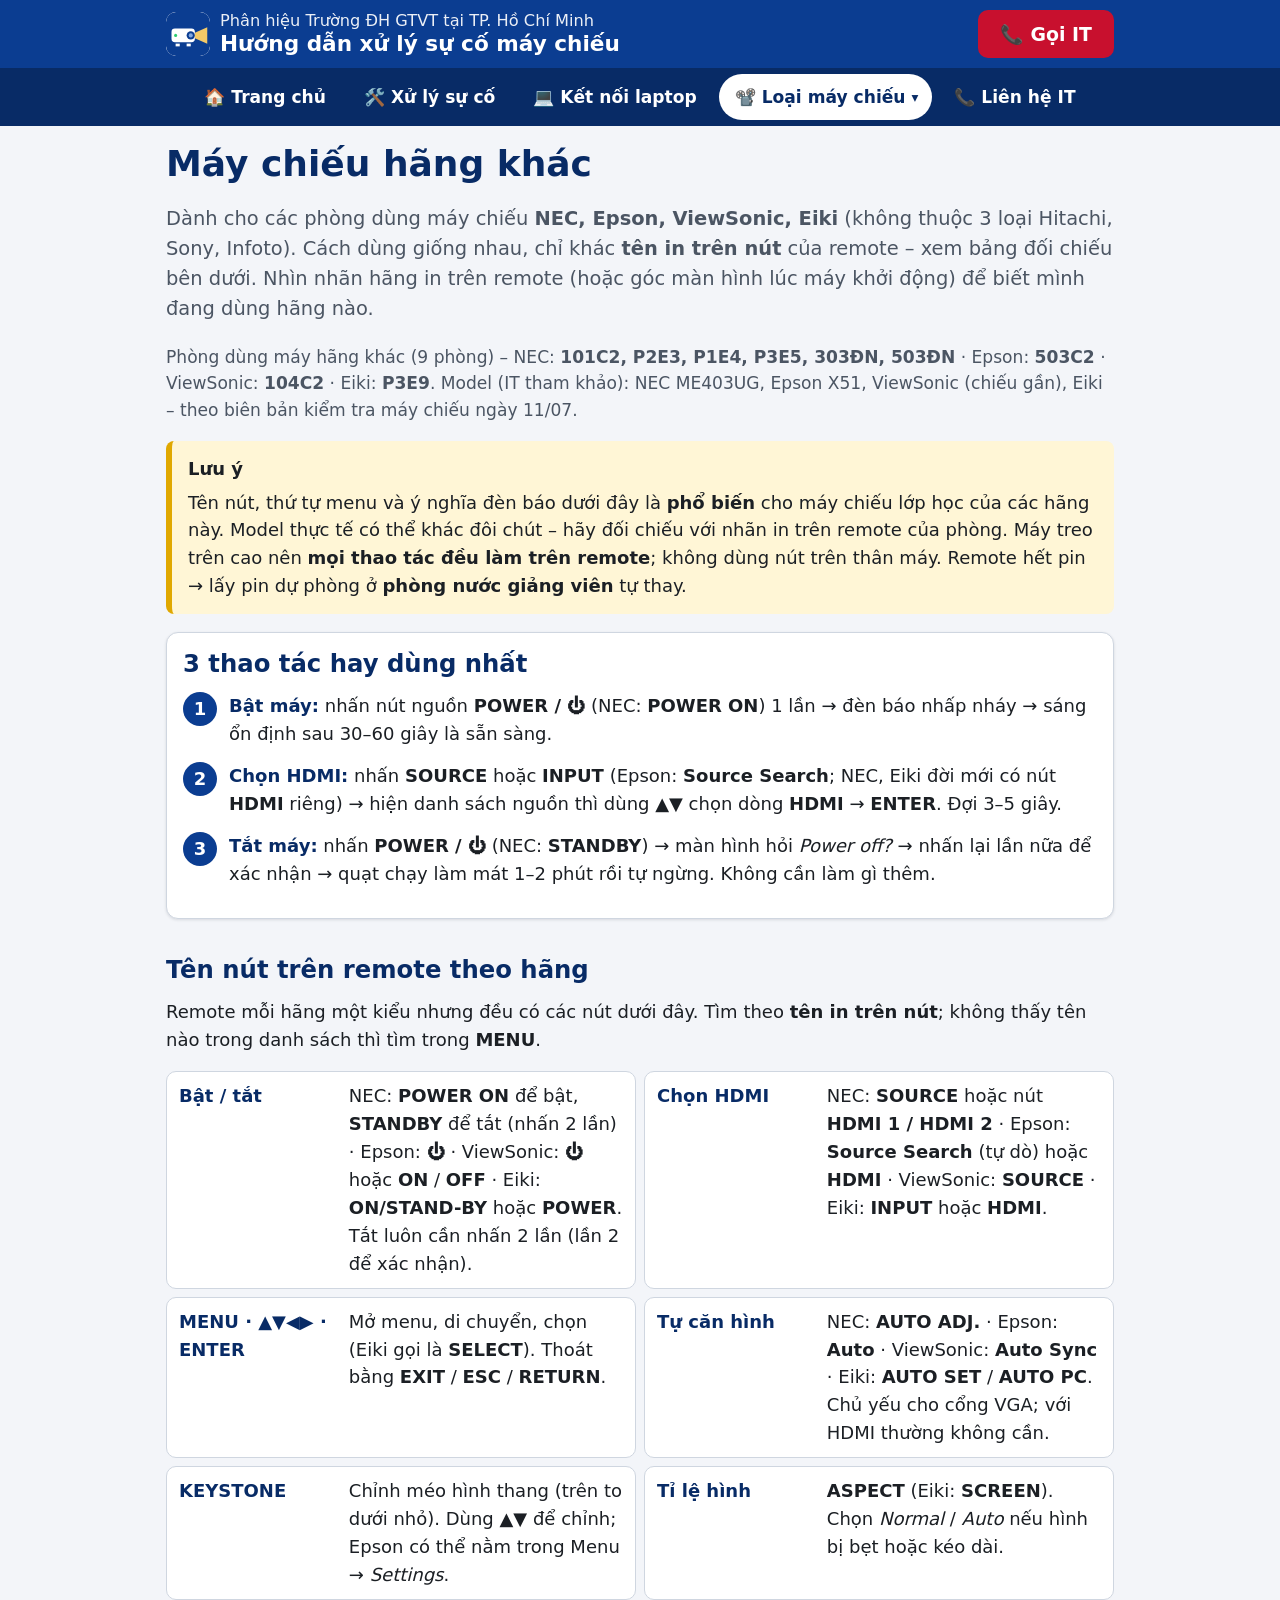
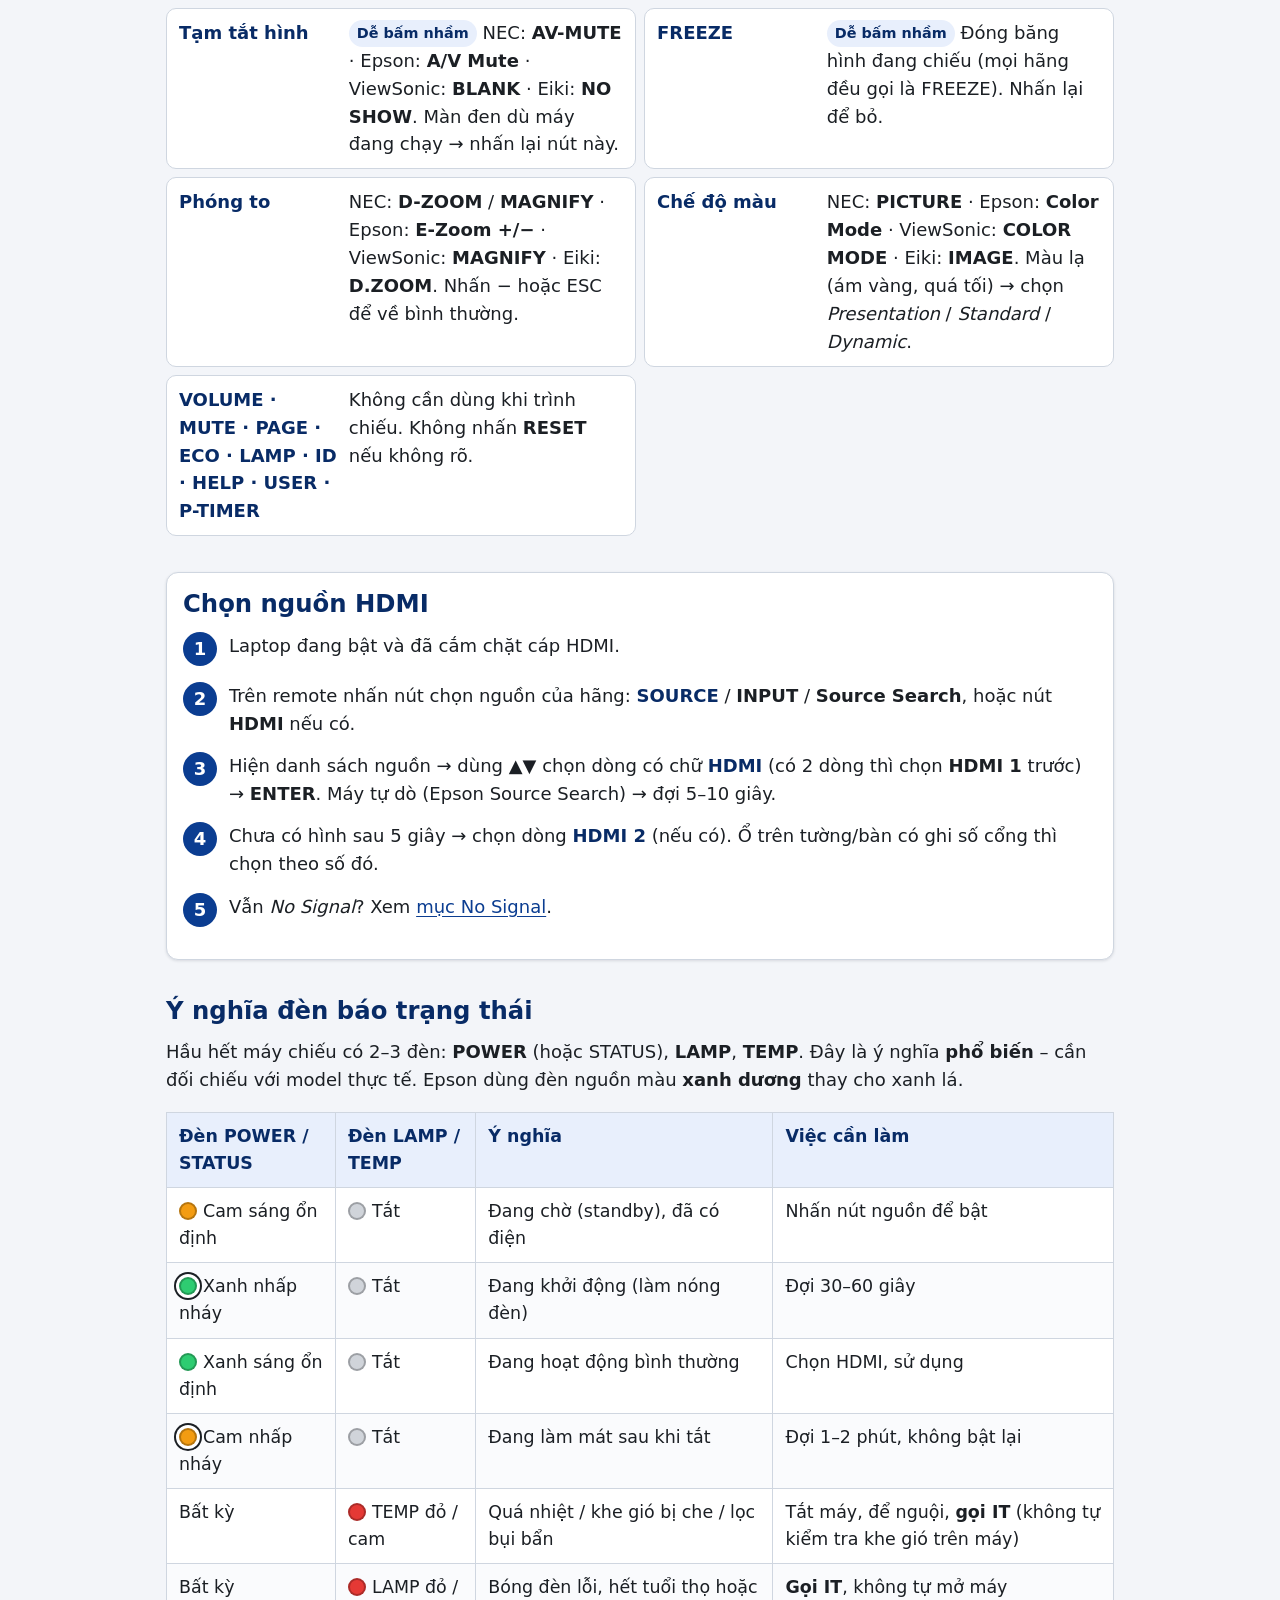
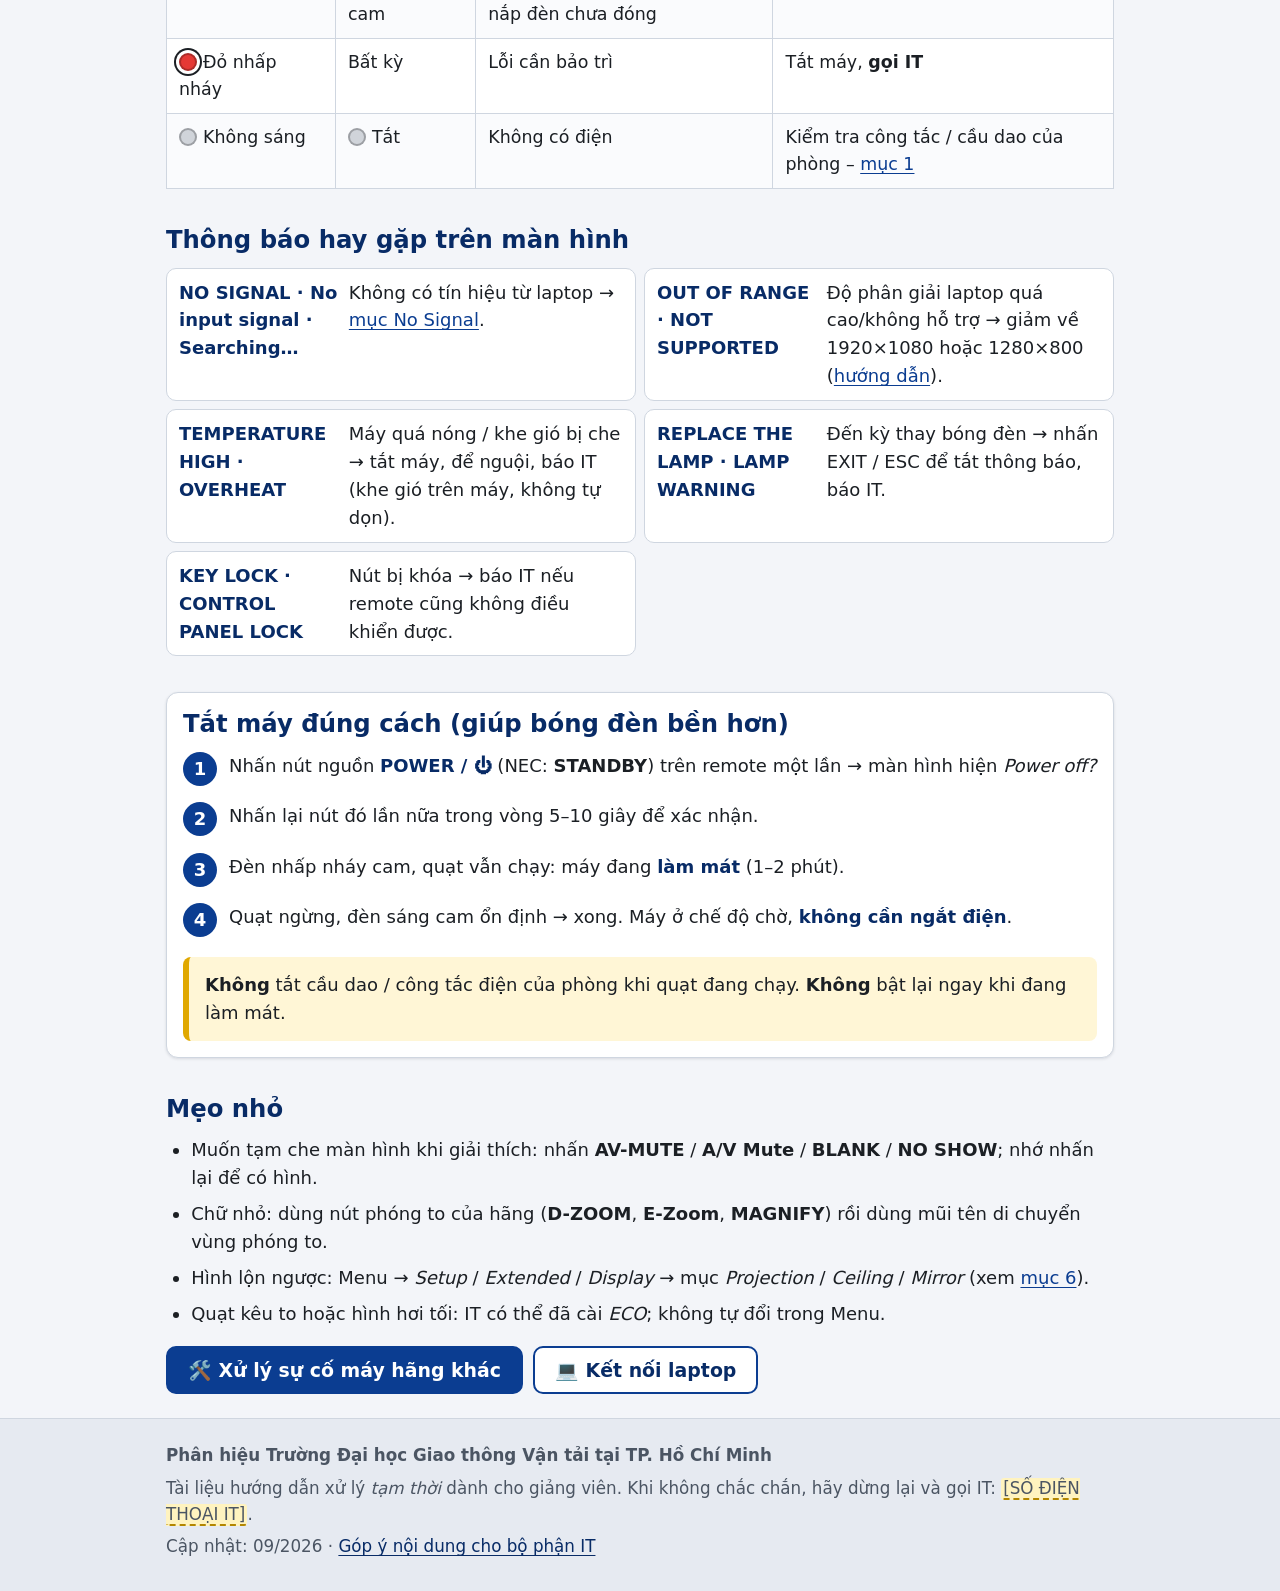
<file: khac.html>
<!DOCTYPE html>
<html lang="vi">
<head>
  <meta charset="utf-8">
  <meta name="viewport" content="width=device-width, initial-scale=1">
  <title>Máy chiếu hãng khác (NEC, Epson, ViewSonic, Eiki) – Tên nút, chọn HDMI, đèn báo</title>
  <meta name="description" content="Hướng dẫn nhanh cho các phòng dùng máy chiếu NEC, Epson, ViewSonic, Eiki: bảng đối chiếu tên nút trên remote, cách chọn nguồn HDMI, ý nghĩa đèn báo, cách tắt máy đúng.">
  <meta name="theme-color" content="#0b3d91">
  <link rel="icon" href="assets/img/logo.svg" type="image/svg+xml">
  <link rel="stylesheet" href="assets/css/style.css">
  <script>document.documentElement.classList.add("js");</script>
</head>
<body>
  <a class="skip-link" href="#main">Bỏ qua điều hướng</a>

  <header class="site-header">
    <div class="container site-header__inner">
      <a class="brand" href="index.html">
        <img class="brand__logo" src="assets/img/logo.svg" alt="" width="44" height="44">
        <span class="brand__text">
          <span class="brand__school" data-config="ten_truong_ngan">Phân hiệu Trường ĐH GTVT tại TP. Hồ Chí Minh</span>
          <span class="brand__title">Hướng dẫn xử lý sự cố máy chiếu</span>
        </span>
      </a>
      <a class="btn btn--call btn--header" href="lien-he.html" data-config-tel="sdt_it">📞 Gọi IT</a>
    </div>
    <nav class="site-nav" aria-label="Điều hướng chính">
      <ul class="container">
        <li><a href="index.html">🏠 Trang chủ</a></li>
        <li><a href="su-co.html">🛠️ Xử lý sự cố</a></li>
        <li><a href="ket-noi-laptop.html">💻 Kết nối laptop</a></li>
        <li>
          <details class="nav-dd">
            <summary class="is-current">📽️ Loại máy chiếu <span class="nav-dd__caret" aria-hidden="true">▾</span></summary>
            <ul class="nav-dd__menu">
              <li><a href="hitachi.html"><span class="swatch swatch--black" aria-hidden="true"></span><span>Hitachi <span class="nav-dd__sub">Remote màu đen</span></span></a></li>
              <li><a href="sony.html"><span class="swatch swatch--thin" aria-hidden="true"></span><span>Sony <span class="nav-dd__sub">Remote màu trắng, mỏng dẹp</span></span></a></li>
              <li><a href="infoto.html"><span class="swatch swatch--thick" aria-hidden="true"></span><span>Infoto <span class="nav-dd__sub">Remote màu trắng, dày (có thể in nhãn SANYO)</span></span></a></li>
              <li><a href="khac.html" aria-current="page"><span class="swatch swatch--khac" aria-hidden="true">?</span><span>Hãng khác <span class="nav-dd__sub">NEC, Epson, ViewSonic, Eiki</span></span></a></li>
            </ul>
          </details>
        </li>
        <li><a href="lien-he.html">📞 Liên hệ IT</a></li>
      </ul>
    </nav>
  </header>

  <main id="main" class="container">
    <h1 class="page-title">Máy chiếu hãng khác</h1>
    <p class="lead">Dành cho các phòng dùng máy chiếu <strong>NEC, Epson, ViewSonic, Eiki</strong> (không thuộc 3 loại Hitachi, Sony, Infoto). Cách dùng giống nhau, chỉ khác <strong>tên in trên nút</strong> của remote – xem bảng đối chiếu bên dưới. Nhìn nhãn hãng in trên remote (hoặc góc màn hình lúc máy khởi động) để biết mình đang dùng hãng nào.</p>
    <p class="hang-other">Phòng dùng máy hãng khác (<span data-phong-count="khac">9</span> phòng) – NEC: <strong data-phong-list="nec">101C2, P2E3, P1E4, P3E5, 303ĐN, 503ĐN</strong> · Epson: <strong data-phong-list="epson">503C2</strong> · ViewSonic: <strong data-phong-list="viewsonic">104C2</strong> · Eiki: <strong data-phong-list="eiki">P3E9</strong>. Model (IT tham khảo): <span data-config="model_khac">NEC ME403UG, Epson X51, ViewSonic (chiếu gần), Eiki</span> – theo <span data-config="nguon_phong">biên bản kiểm tra máy chiếu ngày 11/07</span>.</p>

    <div class="note note--warn">
      <strong class="note__title">Lưu ý</strong>
      Tên nút, thứ tự menu và ý nghĩa đèn báo dưới đây là <strong>phổ biến</strong> cho máy chiếu lớp học của các hãng này. Model thực tế có thể khác đôi chút – hãy đối chiếu với nhãn in trên remote của phòng. Máy treo trên cao nên <strong>mọi thao tác đều làm trên remote</strong>; không dùng nút trên thân máy. Remote hết pin → lấy pin dự phòng ở <strong data-config="noi_lay_pin">phòng nước giảng viên</strong> tự thay.
    </div>

    <section class="box" aria-labelledby="nhanh-title">
      <h2 id="nhanh-title" style="margin-top:0">3 thao tác hay dùng nhất</h2>
      <ol class="steps">
        <li><strong>Bật máy:</strong> nhấn nút nguồn <strong>POWER / ⏻</strong> (NEC: <strong>POWER ON</strong>) 1 lần → đèn báo nhấp nháy → sáng ổn định sau 30–60 giây là sẵn sàng.</li>
        <li><strong>Chọn HDMI:</strong> nhấn <strong>SOURCE</strong> hoặc <strong>INPUT</strong> (Epson: <strong>Source Search</strong>; NEC, Eiki đời mới có nút <strong>HDMI</strong> riêng) → hiện danh sách nguồn thì dùng ▲▼ chọn dòng <strong>HDMI</strong> → <strong>ENTER</strong>. Đợi 3–5 giây.</li>
        <li><strong>Tắt máy:</strong> nhấn <strong>POWER / ⏻</strong> (NEC: <strong>STANDBY</strong>) → màn hình hỏi <em>Power off?</em> → nhấn lại lần nữa để xác nhận → quạt chạy làm mát 1–2 phút rồi tự ngừng. Không cần làm gì thêm.</li>
      </ol>
    </section>

    <section class="section" aria-labelledby="nut-title" id="nut-bam">
      <h2 id="nut-title">Tên nút trên remote theo hãng</h2>
      <p>Remote mỗi hãng một kiểu nhưng đều có các nút dưới đây. Tìm theo <strong>tên in trên nút</strong>; không thấy tên nào trong danh sách thì tìm trong <strong>MENU</strong>.</p>
      <ul class="keys">
        <li><span class="key">Bật / tắt</span><span>NEC: <strong>POWER ON</strong> để bật, <strong>STANDBY</strong> để tắt (nhấn 2 lần) · Epson: <strong>⏻</strong> · ViewSonic: <strong>⏻</strong> hoặc <strong>ON</strong> / <strong>OFF</strong> · Eiki: <strong>ON/STAND-BY</strong> hoặc <strong>POWER</strong>. Tắt luôn cần nhấn 2 lần (lần 2 để xác nhận).</span></li>
        <li><span class="key">Chọn HDMI</span><span>NEC: <strong>SOURCE</strong> hoặc nút <strong>HDMI 1 / HDMI 2</strong> · Epson: <strong>Source Search</strong> (tự dò) hoặc <strong>HDMI</strong> · ViewSonic: <strong>SOURCE</strong> · Eiki: <strong>INPUT</strong> hoặc <strong>HDMI</strong>.</span></li>
        <li><span class="key">MENU · ▲▼◀▶ · ENTER</span><span>Mở menu, di chuyển, chọn (Eiki gọi là <strong>SELECT</strong>). Thoát bằng <strong>EXIT</strong> / <strong>ESC</strong> / <strong>RETURN</strong>.</span></li>
        <li><span class="key">Tự căn hình</span><span>NEC: <strong>AUTO ADJ.</strong> · Epson: <strong>Auto</strong> · ViewSonic: <strong>Auto Sync</strong> · Eiki: <strong>AUTO SET</strong> / <strong>AUTO PC</strong>. Chủ yếu cho cổng VGA; với HDMI thường không cần.</span></li>
        <li><span class="key">KEYSTONE</span><span>Chỉnh méo hình thang (trên to dưới nhỏ). Dùng ▲▼ để chỉnh; Epson có thể nằm trong Menu → <em>Settings</em>.</span></li>
        <li><span class="key">Tỉ lệ hình</span><span><strong>ASPECT</strong> (Eiki: <strong>SCREEN</strong>). Chọn <em>Normal</em> / <em>Auto</em> nếu hình bị bẹt hoặc kéo dài.</span></li>
        <li><span class="key">Tạm tắt hình</span><span><span class="tag">Dễ bấm nhầm</span> NEC: <strong>AV-MUTE</strong> · Epson: <strong>A/V Mute</strong> · ViewSonic: <strong>BLANK</strong> · Eiki: <strong>NO SHOW</strong>. Màn đen dù máy đang chạy → nhấn lại nút này.</span></li>
        <li><span class="key">FREEZE</span><span><span class="tag">Dễ bấm nhầm</span> Đóng băng hình đang chiếu (mọi hãng đều gọi là FREEZE). Nhấn lại để bỏ.</span></li>
        <li><span class="key">Phóng to</span><span>NEC: <strong>D-ZOOM</strong> / <strong>MAGNIFY</strong> · Epson: <strong>E-Zoom +/−</strong> · ViewSonic: <strong>MAGNIFY</strong> · Eiki: <strong>D.ZOOM</strong>. Nhấn − hoặc ESC để về bình thường.</span></li>
        <li><span class="key">Chế độ màu</span><span>NEC: <strong>PICTURE</strong> · Epson: <strong>Color Mode</strong> · ViewSonic: <strong>COLOR MODE</strong> · Eiki: <strong>IMAGE</strong>. Màu lạ (ám vàng, quá tối) → chọn <em>Presentation</em> / <em>Standard</em> / <em>Dynamic</em>.</span></li>
        <li><span class="key">VOLUME · MUTE · PAGE · ECO · LAMP · ID · HELP · USER · P-TIMER</span><span>Không cần dùng khi trình chiếu. Không nhấn <strong>RESET</strong> nếu không rõ.</span></li>
      </ul>
    </section>

    <section class="section box" aria-labelledby="hdmi-title" id="chon-hdmi">
      <h2 id="hdmi-title" style="margin-top:0">Chọn nguồn HDMI</h2>
      <ol class="steps">
        <li>Laptop đang bật và đã cắm chặt cáp HDMI.</li>
        <li>Trên remote nhấn nút chọn nguồn của hãng: <strong>SOURCE</strong> / <strong>INPUT</strong> / <strong>Source Search</strong>, hoặc nút <strong>HDMI</strong> nếu có.</li>
        <li>Hiện danh sách nguồn → dùng ▲▼ chọn dòng có chữ <strong>HDMI</strong> (có 2 dòng thì chọn <strong>HDMI 1</strong> trước) → <strong>ENTER</strong>. Máy tự dò (Epson Source Search) → đợi 5–10 giây.</li>
        <li>Chưa có hình sau 5 giây → chọn dòng <strong>HDMI 2</strong> (nếu có). Ổ trên tường/bàn có ghi số cổng thì chọn theo số đó.</li>
        <li>Vẫn <em>No Signal</em>? Xem <a href="su-co.html#no-signal">mục No Signal</a>.</li>
      </ol>
    </section>

    <section class="section" aria-labelledby="den-bao-title" id="den-bao">
      <h2 id="den-bao-title">Ý nghĩa đèn báo trạng thái</h2>
      <p>Hầu hết máy chiếu có 2–3 đèn: <strong>POWER</strong> (hoặc STATUS), <strong>LAMP</strong>, <strong>TEMP</strong>. Đây là ý nghĩa <strong>phổ biến</strong> – cần đối chiếu với model thực tế. Epson dùng đèn nguồn màu <strong>xanh dương</strong> thay cho xanh lá.</p>
      <div class="table-wrap">
        <table>
          <thead>
            <tr><th>Đèn POWER / STATUS</th><th>Đèn LAMP / TEMP</th><th>Ý nghĩa</th><th>Việc cần làm</th></tr>
          </thead>
          <tbody>
            <tr><td><span class="led led--orange"></span>Cam sáng ổn định</td><td><span class="led led--off"></span>Tắt</td><td>Đang chờ (standby), đã có điện</td><td>Nhấn nút nguồn để bật</td></tr>
            <tr><td><span class="led led--green led--blink"></span>Xanh nhấp nháy</td><td><span class="led led--off"></span>Tắt</td><td>Đang khởi động (làm nóng đèn)</td><td>Đợi 30–60 giây</td></tr>
            <tr><td><span class="led led--green"></span>Xanh sáng ổn định</td><td><span class="led led--off"></span>Tắt</td><td>Đang hoạt động bình thường</td><td>Chọn HDMI, sử dụng</td></tr>
            <tr><td><span class="led led--orange led--blink"></span>Cam nhấp nháy</td><td><span class="led led--off"></span>Tắt</td><td>Đang làm mát sau khi tắt</td><td>Đợi 1–2 phút, không bật lại</td></tr>
            <tr><td>Bất kỳ</td><td><span class="led led--red"></span>TEMP đỏ / cam</td><td>Quá nhiệt / khe gió bị che / lọc bụi bẩn</td><td>Tắt máy, để nguội, <strong>gọi IT</strong> (không tự kiểm tra khe gió trên máy)</td></tr>
            <tr><td>Bất kỳ</td><td><span class="led led--red"></span>LAMP đỏ / cam</td><td>Bóng đèn lỗi, hết tuổi thọ hoặc nắp đèn chưa đóng</td><td><strong>Gọi IT</strong>, không tự mở máy</td></tr>
            <tr><td><span class="led led--red led--blink"></span>Đỏ nhấp nháy</td><td>Bất kỳ</td><td>Lỗi cần bảo trì</td><td>Tắt máy, <strong>gọi IT</strong></td></tr>
            <tr><td><span class="led led--off"></span>Không sáng</td><td><span class="led led--off"></span>Tắt</td><td>Không có điện</td><td>Kiểm tra công tắc / cầu dao của phòng – <a href="su-co.html#khong-bat-duoc">mục 1</a></td></tr>
          </tbody>
        </table>
      </div>
    </section>

    <section class="section" aria-labelledby="thong-bao-title">
      <h2 id="thong-bao-title">Thông báo hay gặp trên màn hình</h2>
      <ul class="keys">
        <li><span class="key">NO SIGNAL · No input signal · Searching…</span><span>Không có tín hiệu từ laptop → <a href="su-co.html#no-signal">mục No Signal</a>.</span></li>
        <li><span class="key">OUT OF RANGE · NOT SUPPORTED</span><span>Độ phân giải laptop quá cao/không hỗ trợ → giảm về 1920×1080 hoặc 1280×800 (<a href="ket-noi-laptop.html#ti-le">hướng dẫn</a>).</span></li>
        <li><span class="key">TEMPERATURE HIGH · OVERHEAT</span><span>Máy quá nóng / khe gió bị che → tắt máy, để nguội, báo IT (khe gió trên máy, không tự dọn).</span></li>
        <li><span class="key">REPLACE THE LAMP · LAMP WARNING</span><span>Đến kỳ thay bóng đèn → nhấn EXIT / ESC để tắt thông báo, báo IT.</span></li>
        <li><span class="key">KEY LOCK · CONTROL PANEL LOCK</span><span>Nút bị khóa → báo IT nếu remote cũng không điều khiển được.</span></li>
      </ul>
    </section>

    <section class="section box" aria-labelledby="tat-title" id="tat-may">
      <h2 id="tat-title" style="margin-top:0">Tắt máy đúng cách (giúp bóng đèn bền hơn)</h2>
      <ol class="steps">
        <li>Nhấn nút nguồn <strong>POWER / ⏻</strong> (NEC: <strong>STANDBY</strong>) trên remote một lần → màn hình hiện <em>Power off?</em></li>
        <li>Nhấn lại nút đó lần nữa trong vòng 5–10 giây để xác nhận.</li>
        <li>Đèn nhấp nháy cam, quạt vẫn chạy: máy đang <strong>làm mát</strong> (1–2 phút).</li>
        <li>Quạt ngừng, đèn sáng cam ổn định → xong. Máy ở chế độ chờ, <strong>không cần ngắt điện</strong>.</li>
      </ol>
      <div class="note note--warn" style="margin-bottom:0">
        <strong>Không</strong> tắt cầu dao / công tắc điện của phòng khi quạt đang chạy. <strong>Không</strong> bật lại ngay khi đang làm mát.
      </div>
    </section>

    <section class="section" aria-labelledby="meo-title">
      <h2 id="meo-title">Mẹo nhỏ</h2>
      <ul>
        <li>Muốn tạm che màn hình khi giải thích: nhấn <strong>AV-MUTE</strong> / <strong>A/V Mute</strong> / <strong>BLANK</strong> / <strong>NO SHOW</strong>; nhớ nhấn lại để có hình.</li>
        <li>Chữ nhỏ: dùng nút phóng to của hãng (<strong>D-ZOOM</strong>, <strong>E-Zoom</strong>, <strong>MAGNIFY</strong>) rồi dùng mũi tên di chuyển vùng phóng to.</li>
        <li>Hình lộn ngược: Menu → <em>Setup</em> / <em>Extended</em> / <em>Display</em> → mục <em>Projection</em> / <em>Ceiling</em> / <em>Mirror</em> (xem <a href="su-co.html#hinh-lat-nguoc">mục 6</a>).</li>
        <li>Quạt kêu to hoặc hình hơi tối: IT có thể đã cài <em>ECO</em>; không tự đổi trong Menu.</li>
      </ul>
      <div class="btn-row">
        <a class="btn btn--primary" href="su-co.html?may=khac">🛠️ Xử lý sự cố máy hãng khác</a>
        <a class="btn btn--secondary" href="ket-noi-laptop.html">💻 Kết nối laptop</a>
      </div>
    </section>
  </main>

  <footer class="site-footer">
    <div class="container">
      <p><strong data-config="ten_truong">Phân hiệu Trường Đại học Giao thông Vận tải tại TP. Hồ Chí Minh</strong></p>
      <p>Tài liệu hướng dẫn xử lý <em>tạm thời</em> dành cho giảng viên. Khi không chắc chắn, hãy dừng lại và gọi IT: <span data-config="sdt_it">[SỐ ĐIỆN THOẠI IT]</span>.</p>
      <p>Cập nhật: <span data-config="cap_nhat">09/2026</span> · <a href="lien-he.html">Góp ý nội dung cho bộ phận IT</a></p>
    </div>
  </footer>

  <div class="call-bar" role="complementary" aria-label="Liên hệ nhanh">
    <a class="btn btn--call" href="lien-he.html" data-config-tel="sdt_it">📞 Gọi IT</a>
    <a class="btn btn--secondary" href="su-co.html">🛠️ Xử lý sự cố</a>
  </div>

  <script src="assets/js/config.js"></script>
  <script src="assets/js/main.js"></script>
</body>
</html>
</file>
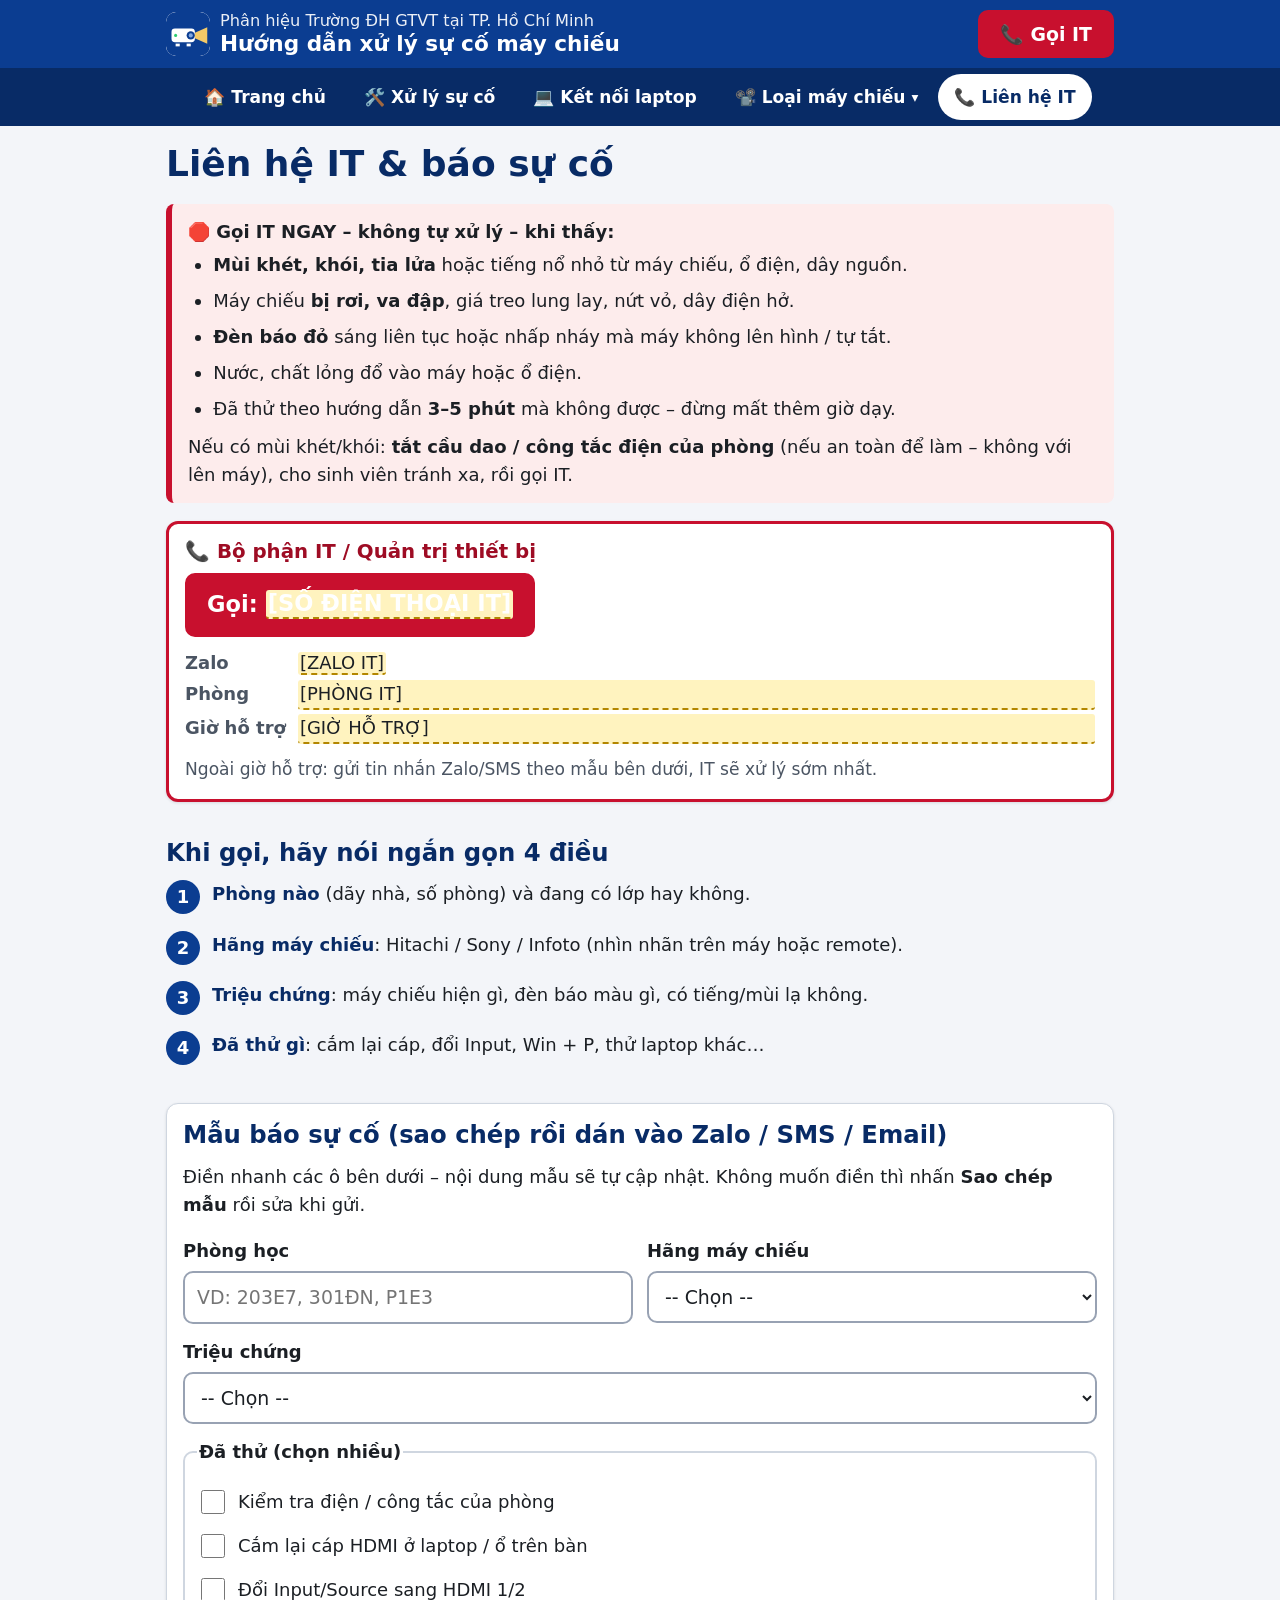
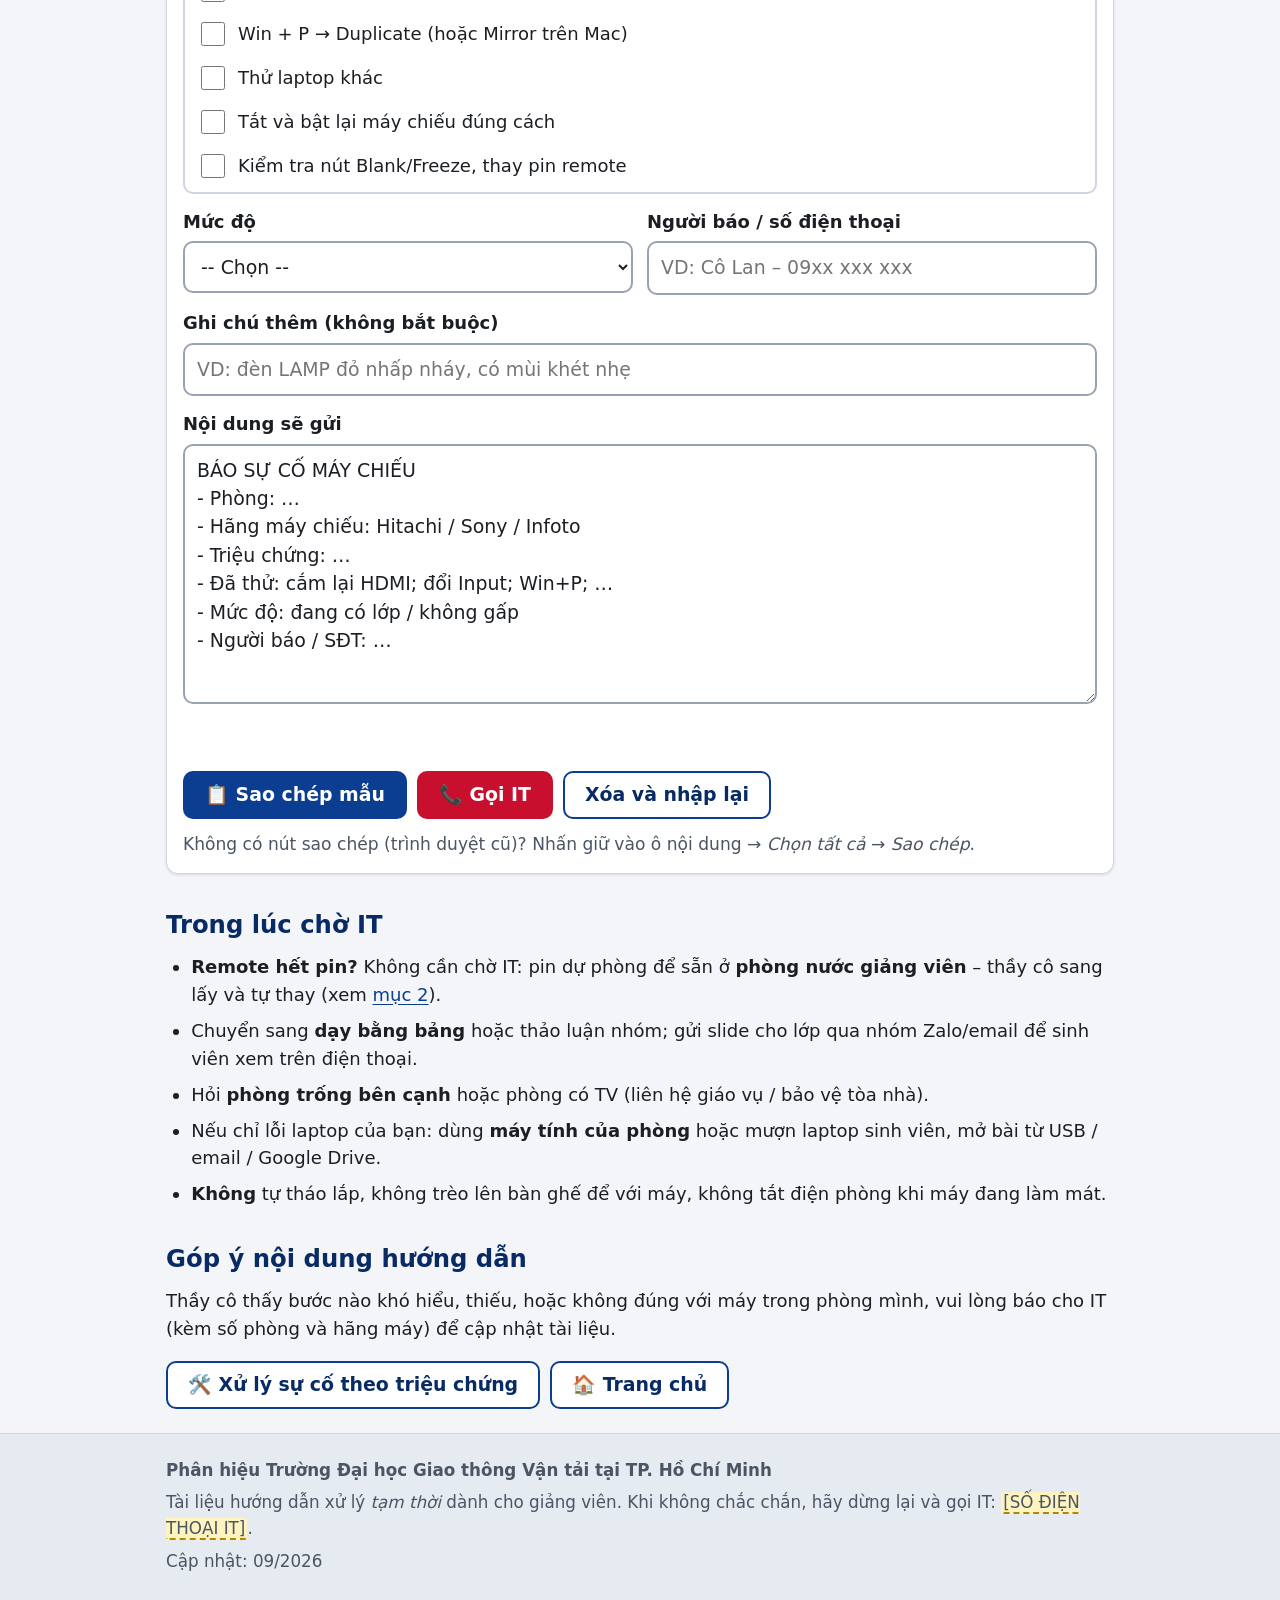
<file: lien-he.html>
<!DOCTYPE html>
<html lang="vi">
<head>
  <meta charset="utf-8">
  <meta name="viewport" content="width=device-width, initial-scale=1">
  <title>Liên hệ IT và mẫu báo sự cố máy chiếu</title>
  <meta name="description" content="Khi nào cần gọi IT ngay, thông tin liên hệ bộ phận IT, và mẫu báo sự cố máy chiếu có nút sao chép nhanh.">
  <meta name="theme-color" content="#0b3d91">
  <link rel="icon" href="assets/img/logo.svg" type="image/svg+xml">
  <link rel="stylesheet" href="assets/css/style.css">
  <script>document.documentElement.classList.add("js");</script>
</head>
<body>
  <a class="skip-link" href="#main">Bỏ qua điều hướng</a>

  <header class="site-header">
    <div class="container site-header__inner">
      <a class="brand" href="index.html">
        <img class="brand__logo" src="assets/img/logo.svg" alt="" width="44" height="44">
        <span class="brand__text">
          <span class="brand__school" data-config="ten_truong_ngan">Phân hiệu Trường ĐH GTVT tại TP. Hồ Chí Minh</span>
          <span class="brand__title">Hướng dẫn xử lý sự cố máy chiếu</span>
        </span>
      </a>
      <a class="btn btn--call btn--header" href="#lien-he" data-config-tel="sdt_it">📞 Gọi IT</a>
    </div>
    <nav class="site-nav" aria-label="Điều hướng chính">
      <ul class="container">
        <li><a href="index.html">🏠 Trang chủ</a></li>
        <li><a href="su-co.html">🛠️ Xử lý sự cố</a></li>
        <li><a href="ket-noi-laptop.html">💻 Kết nối laptop</a></li>
        <li>
          <details class="nav-dd">
            <summary>📽️ Loại máy chiếu <span class="nav-dd__caret" aria-hidden="true">▾</span></summary>
            <ul class="nav-dd__menu">
              <li><a href="hitachi.html"><span class="swatch swatch--black" aria-hidden="true"></span><span>Hitachi <span class="nav-dd__sub">Remote màu đen</span></span></a></li>
              <li><a href="sony.html"><span class="swatch swatch--thin" aria-hidden="true"></span><span>Sony <span class="nav-dd__sub">Remote màu trắng, mỏng dẹp</span></span></a></li>
              <li><a href="infoto.html"><span class="swatch swatch--thick" aria-hidden="true"></span><span>Infoto <span class="nav-dd__sub">Remote màu trắng, dày (có thể in nhãn SANYO)</span></span></a></li>
              <li><a href="khac.html"><span class="swatch swatch--khac" aria-hidden="true">?</span><span>Hãng khác <span class="nav-dd__sub">NEC, Epson, ViewSonic, Eiki</span></span></a></li>
            </ul>
          </details>
        </li>
        <li><a href="lien-he.html" aria-current="page">📞 Liên hệ IT</a></li>
      </ul>
    </nav>
  </header>

  <main id="main" class="container">
    <h1 class="page-title">Liên hệ IT &amp; báo sự cố</h1>

    <section class="note note--stop" aria-labelledby="ngay-title">
      <strong class="note__title" id="ngay-title">🛑 Gọi IT NGAY – không tự xử lý – khi thấy:</strong>
      <ul style="margin:0">
        <li><strong>Mùi khét, khói, tia lửa</strong> hoặc tiếng nổ nhỏ từ máy chiếu, ổ điện, dây nguồn.</li>
        <li>Máy chiếu <strong>bị rơi, va đập</strong>, giá treo lung lay, nứt vỏ, dây điện hở.</li>
        <li><strong>Đèn báo đỏ</strong> sáng liên tục hoặc nhấp nháy mà máy không lên hình / tự tắt.</li>
        <li>Nước, chất lỏng đổ vào máy hoặc ổ điện.</li>
        <li>Đã thử theo hướng dẫn <strong>3–5 phút</strong> mà không được – đừng mất thêm giờ dạy.</li>
      </ul>
      <p style="margin:10px 0 0">Nếu có mùi khét/khói: <strong>tắt cầu dao / công tắc điện của phòng</strong> (nếu an toàn để làm – không với lên máy), cho sinh viên tránh xa, rồi gọi IT.</p>
    </section>

    <section class="call-box" aria-labelledby="lien-he-title" id="lien-he">
      <h2 class="call-box__title" id="lien-he-title">📞 Bộ phận IT / Quản trị thiết bị</h2>
      <a class="btn btn--call btn--big" href="#lien-he" data-config-tel="sdt_it">
        Gọi: <span data-config="sdt_it">[SỐ ĐIỆN THOẠI IT]</span>
      </a>
      <dl class="call-box__meta">
        <dt>Zalo</dt>
        <dd><span data-config="zalo_it">[ZALO IT]</span> <a href="#lien-he" data-config-href="zalo_url" hidden>(mở Zalo)</a></dd>
        <dt>Phòng</dt>
        <dd data-config="phong_it">[PHÒNG IT]</dd>
        <dt>Giờ hỗ trợ</dt>
        <dd data-config="gio_ho_tro">[GIỜ HỖ TRỢ]</dd>
      </dl>
      <p style="margin:12px 0 0;font-size:0.95rem;color:#4b5563">Ngoài giờ hỗ trợ: gửi tin nhắn Zalo/SMS theo mẫu bên dưới, IT sẽ xử lý sớm nhất.</p>
    </section>

    <section class="section" aria-labelledby="khi-goi-title">
      <h2 id="khi-goi-title">Khi gọi, hãy nói ngắn gọn 4 điều</h2>
      <ol class="steps">
        <li><strong>Phòng nào</strong> (dãy nhà, số phòng) và đang có lớp hay không.</li>
        <li><strong>Hãng máy chiếu</strong>: Hitachi / Sony / Infoto (nhìn nhãn trên máy hoặc remote).</li>
        <li><strong>Triệu chứng</strong>: máy chiếu hiện gì, đèn báo màu gì, có tiếng/mùi lạ không.</li>
        <li><strong>Đã thử gì</strong>: cắm lại cáp, đổi Input, Win + P, thử laptop khác…</li>
      </ol>
    </section>

    <section class="section box" aria-labelledby="mau-title" id="mau">
      <h2 id="mau-title" style="margin-top:0">Mẫu báo sự cố (sao chép rồi dán vào Zalo / SMS / Email)</h2>
      <p>Điền nhanh các ô bên dưới – nội dung mẫu sẽ tự cập nhật. Không muốn điền thì nhấn <strong>Sao chép mẫu</strong> rồi sửa khi gửi.</p>

      <form id="form-bao-cao" class="form-grid" action="#mau" autocomplete="off">
        <div class="field">
          <label for="bc-phong">Phòng học</label>
          <input type="text" id="bc-phong" name="phong" placeholder="VD: 203E7, 301ĐN, P1E3" inputmode="text" autocapitalize="characters">
          <p class="field__hint" id="bc-phong-hint" hidden></p>
        </div>
        <div class="field">
          <label for="bc-hang">Hãng máy chiếu</label>
          <select id="bc-hang" name="hang">
            <option value="">-- Chọn --</option>
            <option data-hang="hitachi">Hitachi (remote đen)</option>
            <option data-hang="sony">Sony (remote trắng, mỏng dẹp)</option>
            <option data-hang="infoto">Infoto (remote trắng, dày)</option>
            <option data-hang="khac">Khác (NEC, Epson, ViewSonic, Eiki)</option>
            <option>Không rõ</option>
          </select>
        </div>
        <div class="field field--full">
          <label for="bc-trieu-chung">Triệu chứng</label>
          <select id="bc-trieu-chung" name="trieu-chung">
            <option value="">-- Chọn --</option>
            <option>Máy chiếu không bật được / không thấy đèn báo</option>
            <option>Remote không hoạt động</option>
            <option>Không lên hình từ laptop (No Signal / màn xanh)</option>
            <option>Hình mờ, méo hình thang, tràn hoặc thiếu khung</option>
            <option>Hình sai màu, nhiễu sọc, chớp giật</option>
            <option>Hình bị lật ngược / soi gương</option>
            <option>Màn đen / hình đứng yên dù đèn báo xanh</option>
            <option>Máy tự tắt, đèn báo đỏ hoặc nhấp nháy đỏ-cam</option>
            <option>Khác (ghi ở phần ghi chú)</option>
          </select>
        </div>
        <div class="field field--full">
          <fieldset>
            <legend>Đã thử (chọn nhiều)</legend>
            <ul class="checks">
              <li><label><input type="checkbox" name="da-thu" value="Kiểm tra điện / công tắc phòng"> Kiểm tra điện / công tắc của phòng</label></li>
              <li><label><input type="checkbox" name="da-thu" value="Cắm lại cáp HDMI ở laptop / ổ trên bàn"> Cắm lại cáp HDMI ở laptop / ổ trên bàn</label></li>
              <li><label><input type="checkbox" name="da-thu" value="Đổi Input/Source sang HDMI"> Đổi Input/Source sang HDMI 1/2</label></li>
              <li><label><input type="checkbox" name="da-thu" value="Win+P Duplicate / Mirror"> Win + P → Duplicate (hoặc Mirror trên Mac)</label></li>
              <li><label><input type="checkbox" name="da-thu" value="Thử laptop khác"> Thử laptop khác</label></li>
              <li><label><input type="checkbox" name="da-thu" value="Tắt/bật lại máy chiếu đúng cách"> Tắt và bật lại máy chiếu đúng cách</label></li>
              <li><label><input type="checkbox" name="da-thu" value="Kiểm tra Blank/Freeze, thay pin remote"> Kiểm tra nút Blank/Freeze, thay pin remote</label></li>
            </ul>
          </fieldset>
        </div>
        <div class="field">
          <label for="bc-muc-do">Mức độ</label>
          <select id="bc-muc-do" name="muc-do">
            <option value="">-- Chọn --</option>
            <option>Khẩn – đang có lớp, không dạy được</option>
            <option>Đang có lớp nhưng vẫn dạy tạm được</option>
            <option>Không gấp – báo để sửa sau</option>
          </select>
        </div>
        <div class="field">
          <label for="bc-nguoi">Người báo / số điện thoại</label>
          <input type="text" id="bc-nguoi" name="nguoi" placeholder="VD: Cô Lan – 09xx xxx xxx" inputmode="text">
        </div>
        <div class="field field--full">
          <label for="bc-ghi-chu">Ghi chú thêm (không bắt buộc)</label>
          <input type="text" id="bc-ghi-chu" name="ghi-chu" placeholder="VD: đèn LAMP đỏ nhấp nháy, có mùi khét nhẹ">
        </div>
        <div class="field field--full">
          <label for="mau-bao-cao">Nội dung sẽ gửi</label>
          <textarea id="mau-bao-cao" name="noi-dung" spellcheck="false">BÁO SỰ CỐ MÁY CHIẾU
- Phòng: …
- Hãng máy chiếu: Hitachi / Sony / Infoto
- Triệu chứng: …
- Đã thử: cắm lại HDMI; đổi Input; Win+P; …
- Mức độ: đang có lớp / không gấp
- Người báo / SĐT: …</textarea>
          <p class="copy-status" id="copy-status" aria-live="polite"></p>
        </div>
        <div class="field field--full btn-row">
          <button class="btn btn--primary" type="button" data-action="copy">📋 Sao chép mẫu</button>
          <a class="btn btn--call" href="#lien-he" data-config-tel="sdt_it">📞 Gọi IT</a>
          <button class="btn btn--secondary" type="reset">Xóa và nhập lại</button>
        </div>
      </form>
      <p class="no-print" style="font-size:0.95rem;color:#4b5563">Không có nút sao chép (trình duyệt cũ)? Nhấn giữ vào ô nội dung → <em>Chọn tất cả</em> → <em>Sao chép</em>.</p>
    </section>

    <section class="section" aria-labelledby="cho-title">
      <h2 id="cho-title">Trong lúc chờ IT</h2>
      <ul>
        <li><strong>Remote hết pin?</strong> Không cần chờ IT: pin dự phòng để sẵn ở <strong data-config="noi_lay_pin">phòng nước giảng viên</strong> – thầy cô sang lấy và tự thay (xem <a href="su-co.html#remote">mục 2</a>).</li>
        <li>Chuyển sang <strong>dạy bằng bảng</strong> hoặc thảo luận nhóm; gửi slide cho lớp qua nhóm Zalo/email để sinh viên xem trên điện thoại.</li>
        <li>Hỏi <strong>phòng trống bên cạnh</strong> hoặc phòng có TV (liên hệ giáo vụ / bảo vệ tòa nhà).</li>
        <li>Nếu chỉ lỗi laptop của bạn: dùng <strong>máy tính của phòng</strong> hoặc mượn laptop sinh viên, mở bài từ USB / email / Google Drive.</li>
        <li><strong>Không</strong> tự tháo lắp, không trèo lên bàn ghế để với máy, không tắt điện phòng khi máy đang làm mát.</li>
      </ul>
    </section>

    <section class="section" aria-labelledby="gop-y-title">
      <h2 id="gop-y-title">Góp ý nội dung hướng dẫn</h2>
      <p>Thầy cô thấy bước nào khó hiểu, thiếu, hoặc không đúng với máy trong phòng mình, vui lòng báo cho IT (kèm số phòng và hãng máy) để cập nhật tài liệu.</p>
      <div class="btn-row">
        <a class="btn btn--secondary" href="su-co.html">🛠️ Xử lý sự cố theo triệu chứng</a>
        <a class="btn btn--secondary" href="index.html">🏠 Trang chủ</a>
      </div>
    </section>
  </main>

  <footer class="site-footer">
    <div class="container">
      <p><strong data-config="ten_truong">Phân hiệu Trường Đại học Giao thông Vận tải tại TP. Hồ Chí Minh</strong></p>
      <p>Tài liệu hướng dẫn xử lý <em>tạm thời</em> dành cho giảng viên. Khi không chắc chắn, hãy dừng lại và gọi IT: <span data-config="sdt_it">[SỐ ĐIỆN THOẠI IT]</span>.</p>
      <p>Cập nhật: <span data-config="cap_nhat">09/2026</span></p>
    </div>
  </footer>

  <div class="call-bar" role="complementary" aria-label="Liên hệ nhanh">
    <a class="btn btn--call" href="#lien-he" data-config-tel="sdt_it">📞 Gọi IT</a>
    <a class="btn btn--secondary" href="#mau">📋 Mẫu báo sự cố</a>
  </div>

  <script src="assets/js/config.js"></script>
  <script src="assets/js/main.js"></script>
</body>
</html>
</file>
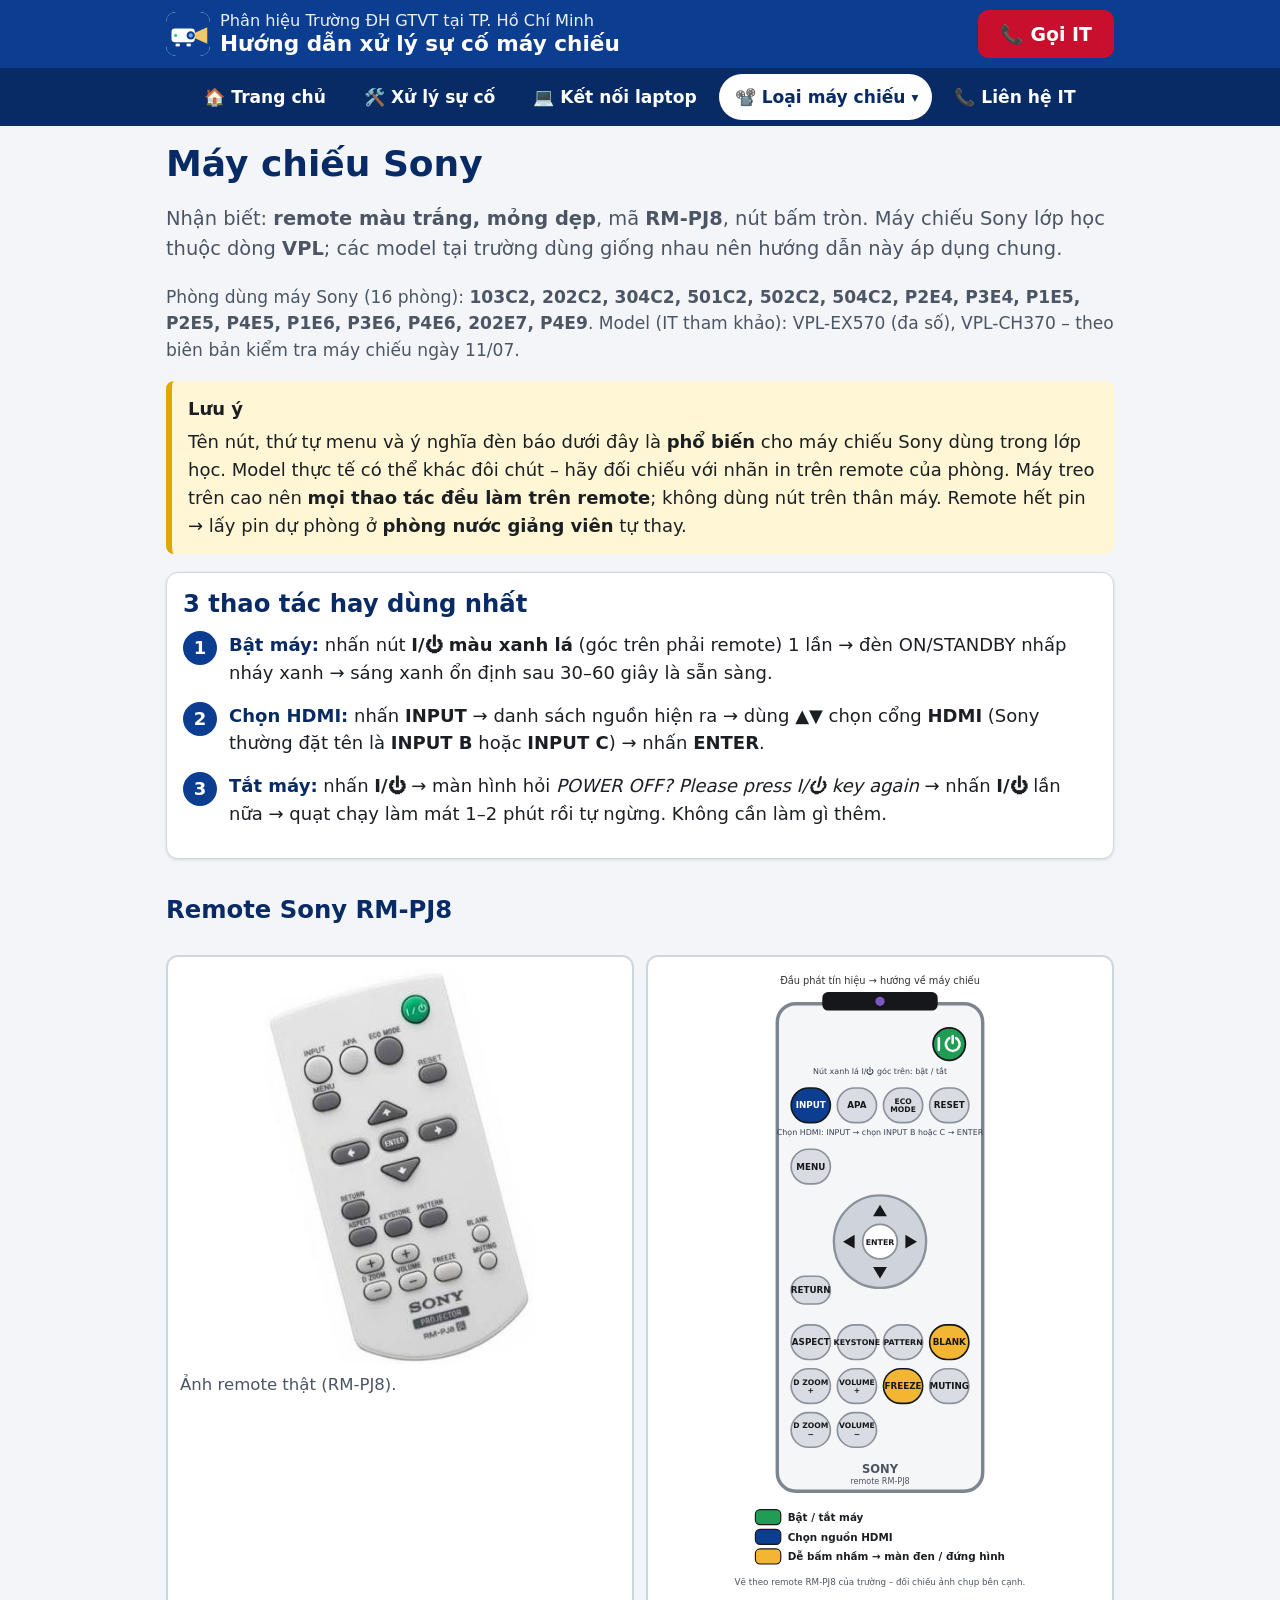
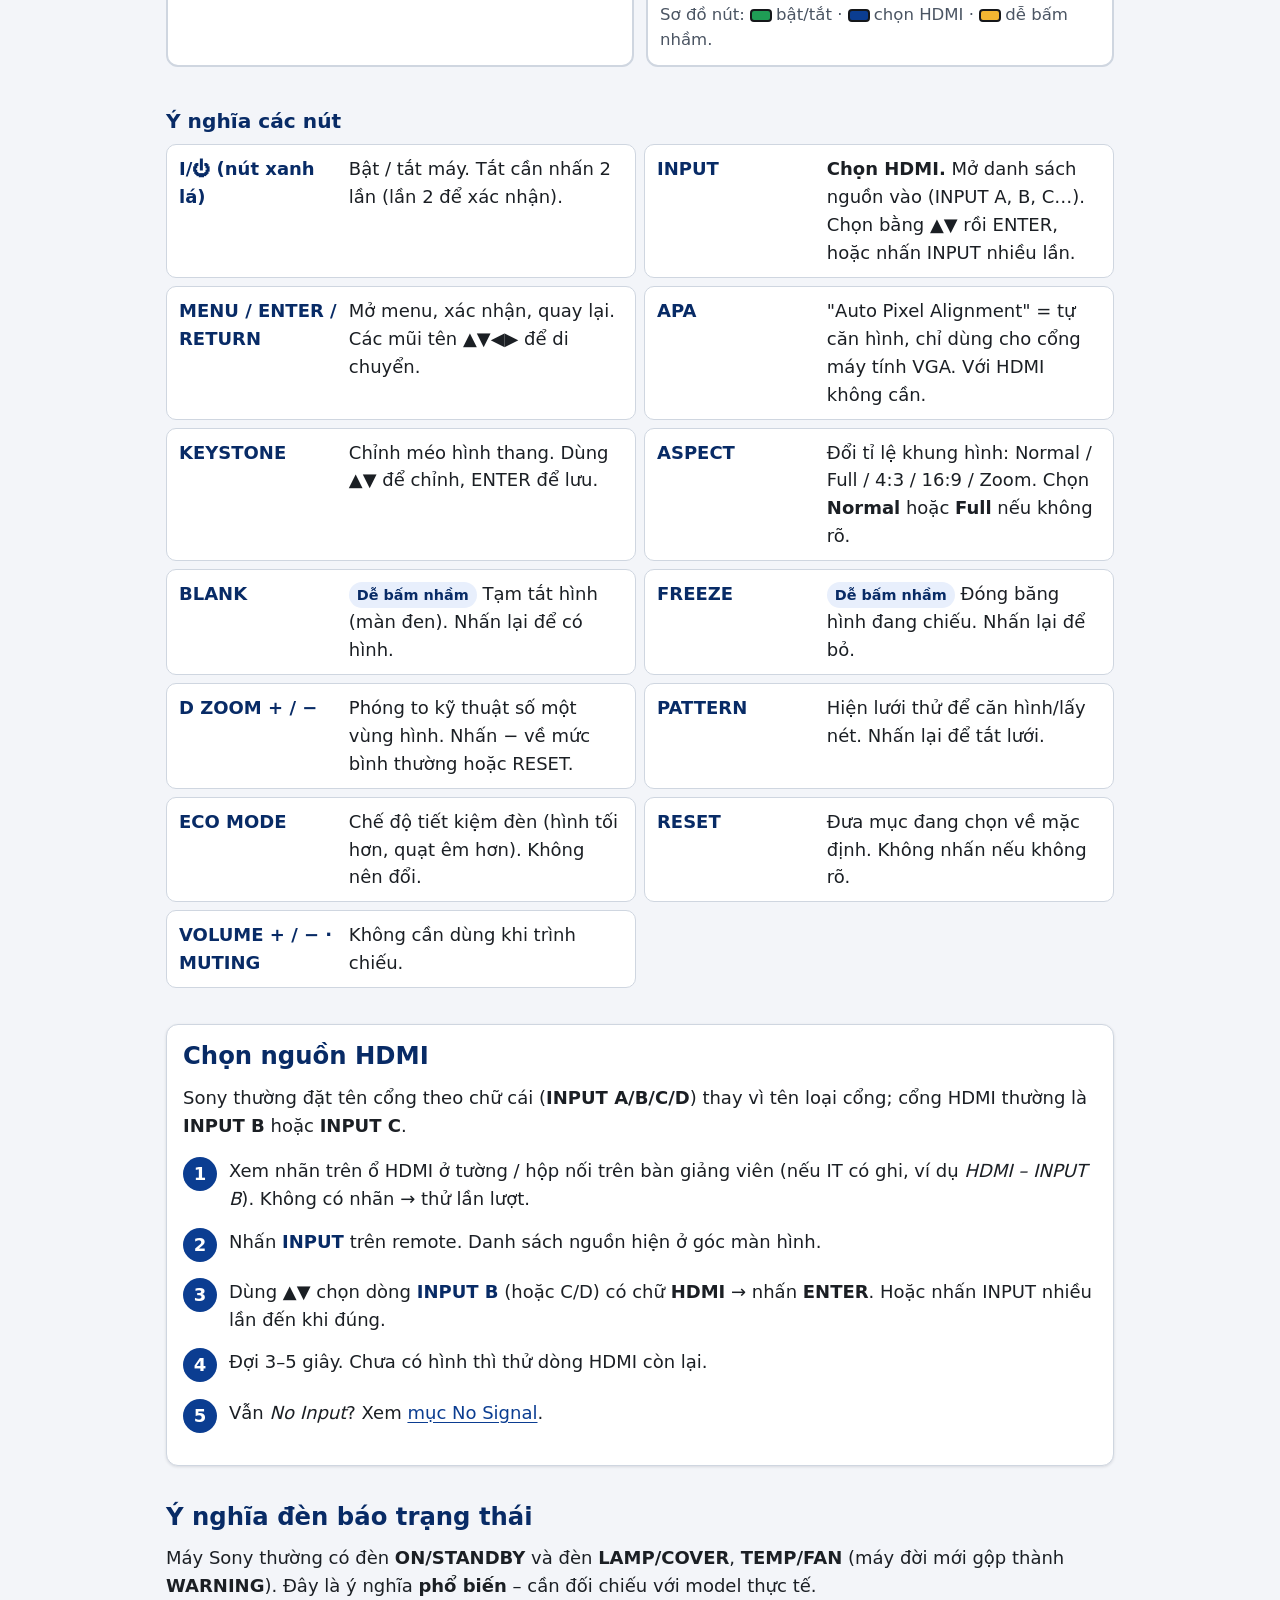
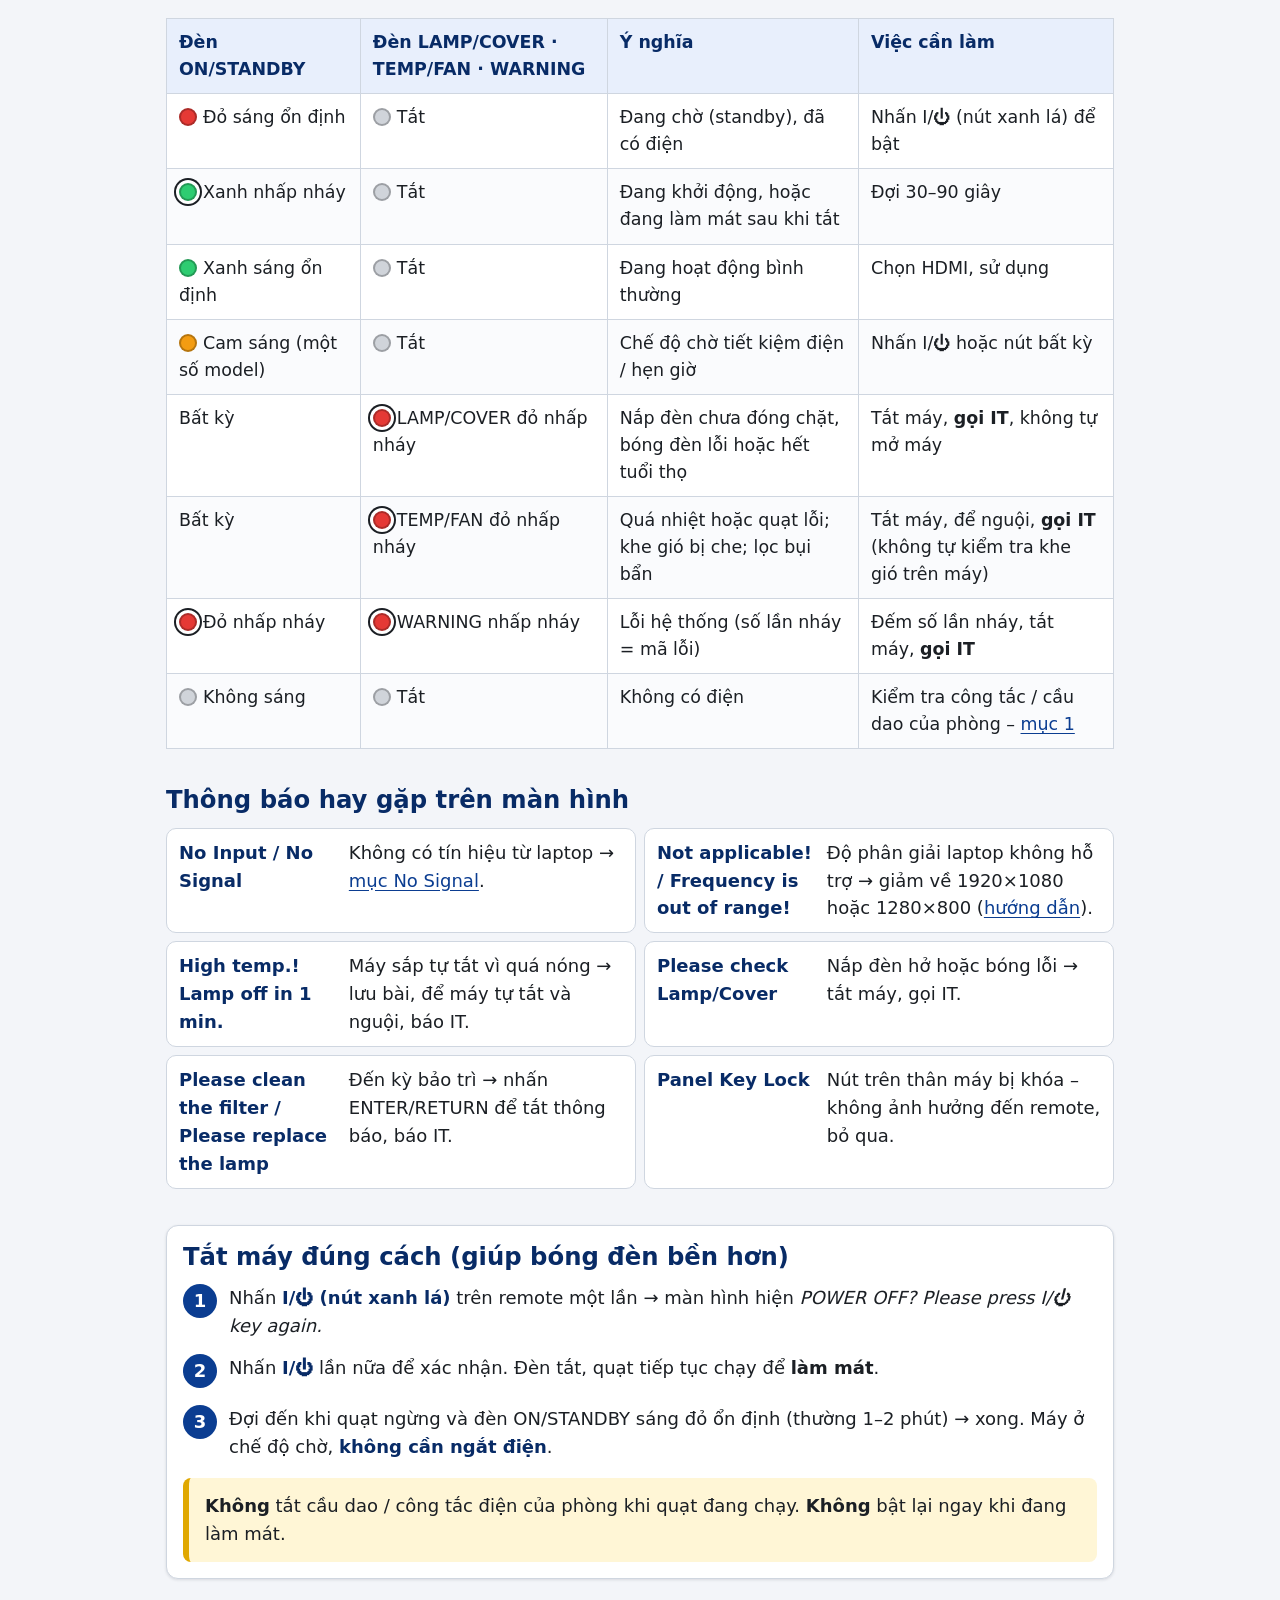
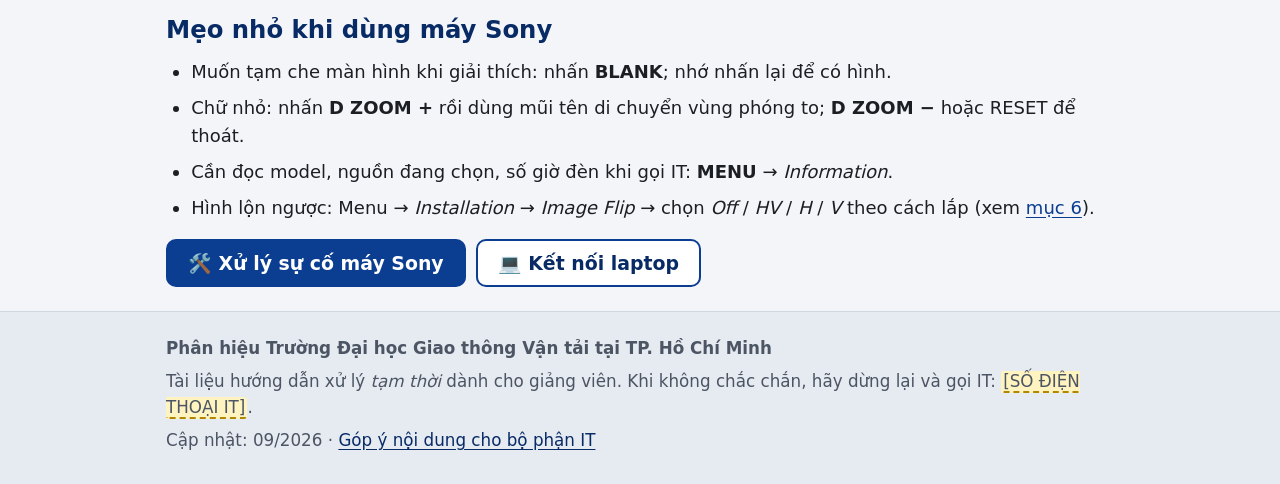
<file: sony.html>
<!DOCTYPE html>
<html lang="vi">
<head>
  <meta charset="utf-8">
  <meta name="viewport" content="width=device-width, initial-scale=1">
  <title>Máy chiếu Sony – Nút bấm, chọn HDMI, đèn báo, tắt máy</title>
  <meta name="description" content="Hướng dẫn nhanh máy chiếu Sony (dòng VPL): sơ đồ nút trên remote, cách chọn nguồn HDMI (INPUT A/B/C), ý nghĩa đèn báo, cách tắt máy đúng.">
  <meta name="theme-color" content="#0b3d91">
  <link rel="icon" href="assets/img/logo.svg" type="image/svg+xml">
  <link rel="stylesheet" href="assets/css/style.css">
  <script>document.documentElement.classList.add("js");</script>
</head>
<body>
  <a class="skip-link" href="#main">Bỏ qua điều hướng</a>

  <header class="site-header">
    <div class="container site-header__inner">
      <a class="brand" href="index.html">
        <img class="brand__logo" src="assets/img/logo.svg" alt="" width="44" height="44">
        <span class="brand__text">
          <span class="brand__school" data-config="ten_truong_ngan">Phân hiệu Trường ĐH GTVT tại TP. Hồ Chí Minh</span>
          <span class="brand__title">Hướng dẫn xử lý sự cố máy chiếu</span>
        </span>
      </a>
      <a class="btn btn--call btn--header" href="lien-he.html" data-config-tel="sdt_it">📞 Gọi IT</a>
    </div>
    <nav class="site-nav" aria-label="Điều hướng chính">
      <ul class="container">
        <li><a href="index.html">🏠 Trang chủ</a></li>
        <li><a href="su-co.html">🛠️ Xử lý sự cố</a></li>
        <li><a href="ket-noi-laptop.html">💻 Kết nối laptop</a></li>
        <li>
          <details class="nav-dd">
            <summary class="is-current">📽️ Loại máy chiếu <span class="nav-dd__caret" aria-hidden="true">▾</span></summary>
            <ul class="nav-dd__menu">
              <li><a href="hitachi.html"><span class="swatch swatch--black" aria-hidden="true"></span><span>Hitachi <span class="nav-dd__sub">Remote màu đen</span></span></a></li>
              <li><a href="sony.html" aria-current="page"><span class="swatch swatch--thin" aria-hidden="true"></span><span>Sony <span class="nav-dd__sub">Remote màu trắng, mỏng dẹp</span></span></a></li>
              <li><a href="infoto.html"><span class="swatch swatch--thick" aria-hidden="true"></span><span>Infoto <span class="nav-dd__sub">Remote màu trắng, dày (có thể in nhãn SANYO)</span></span></a></li>
              <li><a href="khac.html"><span class="swatch swatch--khac" aria-hidden="true">?</span><span>Hãng khác <span class="nav-dd__sub">NEC, Epson, ViewSonic, Eiki</span></span></a></li>
            </ul>
          </details>
        </li>
        <li><a href="lien-he.html">📞 Liên hệ IT</a></li>
      </ul>
    </nav>
  </header>

  <main id="main" class="container">
    <h1 class="page-title">Máy chiếu Sony</h1>
    <p class="lead">Nhận biết: <strong>remote màu trắng, mỏng dẹp</strong>, mã <strong>RM-PJ8</strong>, nút bấm tròn. Máy chiếu Sony lớp học thuộc dòng <strong>VPL</strong>; các model tại trường dùng giống nhau nên hướng dẫn này áp dụng chung.</p>
    <p class="hang-other">Phòng dùng máy Sony (<span data-phong-count="sony">16</span> phòng): <strong data-phong-list="sony">103C2, 202C2, 304C2, 501C2, 502C2, 504C2, P2E4, P3E4, P1E5, P2E5, P4E5, P1E6, P3E6, P4E6, 202E7, P4E9</strong>. Model (IT tham khảo): <span data-config="model_sony">VPL-EX570 (đa số), VPL-CH370</span> – theo <span data-config="nguon_phong">biên bản kiểm tra máy chiếu ngày 11/07</span>.</p>

    <div class="note note--warn">
      <strong class="note__title">Lưu ý</strong>
      Tên nút, thứ tự menu và ý nghĩa đèn báo dưới đây là <strong>phổ biến</strong> cho máy chiếu Sony dùng trong lớp học. Model thực tế có thể khác đôi chút – hãy đối chiếu với nhãn in trên remote của phòng.       Máy treo trên cao nên <strong>mọi thao tác đều làm trên remote</strong>; không dùng nút trên thân máy. Remote hết pin → lấy pin dự phòng ở <strong data-config="noi_lay_pin">phòng nước giảng viên</strong> tự thay.
    </div>

    <section class="box" aria-labelledby="nhanh-title">
      <h2 id="nhanh-title" style="margin-top:0">3 thao tác hay dùng nhất</h2>
      <ol class="steps">
        <li><strong>Bật máy:</strong> nhấn nút <strong>I/⏻ màu xanh lá</strong> (góc trên phải remote) 1 lần → đèn ON/STANDBY nhấp nháy xanh → sáng xanh ổn định sau 30–60 giây là sẵn sàng.</li>
        <li><strong>Chọn HDMI:</strong> nhấn <strong>INPUT</strong> → danh sách nguồn hiện ra → dùng ▲▼ chọn cổng <strong>HDMI</strong> (Sony thường đặt tên là <strong>INPUT B</strong> hoặc <strong>INPUT C</strong>) → nhấn <strong>ENTER</strong>.</li>
        <li><strong>Tắt máy:</strong> nhấn <strong>I/⏻</strong> → màn hình hỏi <em>POWER OFF? Please press I/⏻ key again</em> → nhấn <strong>I/⏻</strong> lần nữa → quạt chạy làm mát 1–2 phút rồi tự ngừng. Không cần làm gì thêm.</li>
      </ol>
    </section>

    <section class="section" aria-labelledby="nut-title" id="nut-bam">
      <h2 id="nut-title">Remote Sony RM-PJ8</h2>
      <div class="figure-row">
        <figure class="figure figure--remote">
          <img src="assets/img/remote-sony.jpg" alt="Ảnh remote Sony RM-PJ8 màu trắng, mỏng: nút nguồn xanh lá góc trên phải; INPUT, APA, ECO MODE, RESET; MENU; vòng mũi tên ENTER; RETURN; ASPECT, KEYSTONE, PATTERN, BLANK; D ZOOM, VOLUME, FREEZE, MUTING" width="340" height="447">
          <figcaption>Ảnh remote thật (RM-PJ8).</figcaption>
        </figure>
        <figure class="figure figure--remote">
          <img src="assets/img/remote-sony.svg" alt="Sơ đồ remote Sony RM-PJ8, tô màu: nút nguồn I/⏻ xanh lá; INPUT (chọn HDMI) màu xanh đậm; BLANK và FREEZE (dễ bấm nhầm) màu vàng" width="260" height="541">
          <figcaption>Sơ đồ nút: <span class="swatch swatch--green" aria-hidden="true"></span>bật/tắt · <span class="swatch swatch--blue" aria-hidden="true"></span>chọn HDMI · <span class="swatch swatch--yellow" aria-hidden="true"></span>dễ bấm nhầm.</figcaption>
        </figure>
      </div>

      <h3>Ý nghĩa các nút</h3>
      <ul class="keys">
        <li><span class="key">I/⏻ (nút xanh lá)</span><span>Bật / tắt máy. Tắt cần nhấn 2 lần (lần 2 để xác nhận).</span></li>
        <li><span class="key">INPUT</span><span><strong>Chọn HDMI.</strong> Mở danh sách nguồn vào (INPUT A, B, C…). Chọn bằng ▲▼ rồi ENTER, hoặc nhấn INPUT nhiều lần.</span></li>
        <li><span class="key">MENU / ENTER / RETURN</span><span>Mở menu, xác nhận, quay lại. Các mũi tên ▲▼◀▶ để di chuyển.</span></li>
        <li><span class="key">APA</span><span>"Auto Pixel Alignment" = tự căn hình, chỉ dùng cho cổng máy tính VGA. Với HDMI không cần.</span></li>
        <li><span class="key">KEYSTONE</span><span>Chỉnh méo hình thang. Dùng ▲▼ để chỉnh, ENTER để lưu.</span></li>
        <li><span class="key">ASPECT</span><span>Đổi tỉ lệ khung hình: Normal / Full / 4:3 / 16:9 / Zoom. Chọn <strong>Normal</strong> hoặc <strong>Full</strong> nếu không rõ.</span></li>
        <li><span class="key">BLANK</span><span><span class="tag">Dễ bấm nhầm</span> Tạm tắt hình (màn đen). Nhấn lại để có hình.</span></li>
        <li><span class="key">FREEZE</span><span><span class="tag">Dễ bấm nhầm</span> Đóng băng hình đang chiếu. Nhấn lại để bỏ.</span></li>
        <li><span class="key">D ZOOM + / −</span><span>Phóng to kỹ thuật số một vùng hình. Nhấn − về mức bình thường hoặc RESET.</span></li>
        <li><span class="key">PATTERN</span><span>Hiện lưới thử để căn hình/lấy nét. Nhấn lại để tắt lưới.</span></li>
        <li><span class="key">ECO MODE</span><span>Chế độ tiết kiệm đèn (hình tối hơn, quạt êm hơn). Không nên đổi.</span></li>
        <li><span class="key">RESET</span><span>Đưa mục đang chọn về mặc định. Không nhấn nếu không rõ.</span></li>
        <li><span class="key">VOLUME + / − · MUTING</span><span>Không cần dùng khi trình chiếu.</span></li>
      </ul>
    </section>

    <section class="section box" aria-labelledby="hdmi-title" id="chon-hdmi">
      <h2 id="hdmi-title" style="margin-top:0">Chọn nguồn HDMI</h2>
      <p>Sony thường đặt tên cổng theo chữ cái (<strong>INPUT A/B/C/D</strong>) thay vì tên loại cổng; cổng HDMI thường là <strong>INPUT B</strong> hoặc <strong>INPUT C</strong>.</p>
      <ol class="steps">
        <li>Xem nhãn trên ổ HDMI ở tường / hộp nối trên bàn giảng viên (nếu IT có ghi, ví dụ <em>HDMI – INPUT B</em>). Không có nhãn → thử lần lượt.</li>
        <li>Nhấn <strong>INPUT</strong> trên remote. Danh sách nguồn hiện ở góc màn hình.</li>
        <li>Dùng ▲▼ chọn dòng <strong>INPUT B</strong> (hoặc C/D) có chữ <strong>HDMI</strong> → nhấn <strong>ENTER</strong>. Hoặc nhấn INPUT nhiều lần đến khi đúng.</li>
        <li>Đợi 3–5 giây. Chưa có hình thì thử dòng HDMI còn lại.</li>
        <li>Vẫn <em>No Input</em>? Xem <a href="su-co.html#no-signal">mục No Signal</a>.</li>
      </ol>
    </section>

    <section class="section" aria-labelledby="den-bao-title" id="den-bao">
      <h2 id="den-bao-title">Ý nghĩa đèn báo trạng thái</h2>
      <p>Máy Sony thường có đèn <strong>ON/STANDBY</strong> và đèn <strong>LAMP/COVER</strong>, <strong>TEMP/FAN</strong> (máy đời mới gộp thành <strong>WARNING</strong>). Đây là ý nghĩa <strong>phổ biến</strong> – cần đối chiếu với model thực tế.</p>
      <div class="table-wrap">
        <table>
          <thead>
            <tr><th>Đèn ON/STANDBY</th><th>Đèn LAMP/COVER · TEMP/FAN · WARNING</th><th>Ý nghĩa</th><th>Việc cần làm</th></tr>
          </thead>
          <tbody>
            <tr><td><span class="led led--red"></span>Đỏ sáng ổn định</td><td><span class="led led--off"></span>Tắt</td><td>Đang chờ (standby), đã có điện</td><td>Nhấn I/⏻ (nút xanh lá) để bật</td></tr>
            <tr><td><span class="led led--green led--blink"></span>Xanh nhấp nháy</td><td><span class="led led--off"></span>Tắt</td><td>Đang khởi động, hoặc đang làm mát sau khi tắt</td><td>Đợi 30–90 giây</td></tr>
            <tr><td><span class="led led--green"></span>Xanh sáng ổn định</td><td><span class="led led--off"></span>Tắt</td><td>Đang hoạt động bình thường</td><td>Chọn HDMI, sử dụng</td></tr>
            <tr><td><span class="led led--orange"></span>Cam sáng (một số model)</td><td><span class="led led--off"></span>Tắt</td><td>Chế độ chờ tiết kiệm điện / hẹn giờ</td><td>Nhấn I/⏻ hoặc nút bất kỳ</td></tr>
            <tr><td>Bất kỳ</td><td><span class="led led--red led--blink"></span>LAMP/COVER đỏ nhấp nháy</td><td>Nắp đèn chưa đóng chặt, bóng đèn lỗi hoặc hết tuổi thọ</td><td>Tắt máy, <strong>gọi IT</strong>, không tự mở máy</td></tr>
            <tr><td>Bất kỳ</td><td><span class="led led--red led--blink"></span>TEMP/FAN đỏ nhấp nháy</td><td>Quá nhiệt hoặc quạt lỗi; khe gió bị che; lọc bụi bẩn</td><td>Tắt máy, để nguội, <strong>gọi IT</strong> (không tự kiểm tra khe gió trên máy)</td></tr>
            <tr><td><span class="led led--red led--blink"></span>Đỏ nhấp nháy</td><td><span class="led led--red led--blink"></span>WARNING nhấp nháy</td><td>Lỗi hệ thống (số lần nháy = mã lỗi)</td><td>Đếm số lần nháy, tắt máy, <strong>gọi IT</strong></td></tr>
            <tr><td><span class="led led--off"></span>Không sáng</td><td><span class="led led--off"></span>Tắt</td><td>Không có điện</td><td>Kiểm tra công tắc / cầu dao của phòng – <a href="su-co.html#khong-bat-duoc">mục 1</a></td></tr>
          </tbody>
        </table>
      </div>
    </section>

    <section class="section" aria-labelledby="thong-bao-title">
      <h2 id="thong-bao-title">Thông báo hay gặp trên màn hình</h2>
      <ul class="keys">
        <li><span class="key">No Input / No Signal</span><span>Không có tín hiệu từ laptop → <a href="su-co.html#no-signal">mục No Signal</a>.</span></li>
        <li><span class="key">Not applicable! / Frequency is out of range!</span><span>Độ phân giải laptop không hỗ trợ → giảm về 1920×1080 hoặc 1280×800 (<a href="ket-noi-laptop.html#ti-le">hướng dẫn</a>).</span></li>
        <li><span class="key">High temp.! Lamp off in 1 min.</span><span>Máy sắp tự tắt vì quá nóng → lưu bài, để máy tự tắt và nguội, báo IT.</span></li>
        <li><span class="key">Please check Lamp/Cover</span><span>Nắp đèn hở hoặc bóng lỗi → tắt máy, gọi IT.</span></li>
        <li><span class="key">Please clean the filter / Please replace the lamp</span><span>Đến kỳ bảo trì → nhấn ENTER/RETURN để tắt thông báo, báo IT.</span></li>
        <li><span class="key">Panel Key Lock</span><span>Nút trên thân máy bị khóa – không ảnh hưởng đến remote, bỏ qua.</span></li>
      </ul>
    </section>

    <section class="section box" aria-labelledby="tat-title" id="tat-may">
      <h2 id="tat-title" style="margin-top:0">Tắt máy đúng cách (giúp bóng đèn bền hơn)</h2>
      <ol class="steps">
        <li>Nhấn <strong>I/⏻ (nút xanh lá)</strong> trên remote một lần → màn hình hiện <em>POWER OFF? Please press I/⏻ key again.</em></li>
        <li>Nhấn <strong>I/⏻</strong> lần nữa để xác nhận. Đèn tắt, quạt tiếp tục chạy để <strong>làm mát</strong>.</li>
        <li>Đợi đến khi quạt ngừng và đèn ON/STANDBY sáng đỏ ổn định (thường 1–2 phút) → xong. Máy ở chế độ chờ, <strong>không cần ngắt điện</strong>.</li>
      </ol>
      <div class="note note--warn" style="margin-bottom:0">
        <strong>Không</strong> tắt cầu dao / công tắc điện của phòng khi quạt đang chạy. <strong>Không</strong> bật lại ngay khi đang làm mát.
      </div>
    </section>

    <section class="section" aria-labelledby="meo-title">
      <h2 id="meo-title">Mẹo nhỏ khi dùng máy Sony</h2>
      <ul>
        <li>Muốn tạm che màn hình khi giải thích: nhấn <strong>BLANK</strong>; nhớ nhấn lại để có hình.</li>
        <li>Chữ nhỏ: nhấn <strong>D ZOOM +</strong> rồi dùng mũi tên di chuyển vùng phóng to; <strong>D ZOOM −</strong> hoặc RESET để thoát.</li>
        <li>Cần đọc model, nguồn đang chọn, số giờ đèn khi gọi IT: <strong>MENU</strong> → <em>Information</em>.</li>
        <li>Hình lộn ngược: Menu → <em>Installation</em> → <em>Image Flip</em> → chọn <em>Off</em> / <em>HV</em> / <em>H</em> / <em>V</em> theo cách lắp (xem <a href="su-co.html#hinh-lat-nguoc">mục 6</a>).</li>
      </ul>
      <div class="btn-row">
        <a class="btn btn--primary" href="su-co.html?may=sony">🛠️ Xử lý sự cố máy Sony</a>
        <a class="btn btn--secondary" href="ket-noi-laptop.html">💻 Kết nối laptop</a>
      </div>
    </section>
  </main>

  <footer class="site-footer">
    <div class="container">
      <p><strong data-config="ten_truong">Phân hiệu Trường Đại học Giao thông Vận tải tại TP. Hồ Chí Minh</strong></p>
      <p>Tài liệu hướng dẫn xử lý <em>tạm thời</em> dành cho giảng viên. Khi không chắc chắn, hãy dừng lại và gọi IT: <span data-config="sdt_it">[SỐ ĐIỆN THOẠI IT]</span>.</p>
      <p>Cập nhật: <span data-config="cap_nhat">09/2026</span> · <a href="lien-he.html">Góp ý nội dung cho bộ phận IT</a></p>
    </div>
  </footer>

  <div class="call-bar" role="complementary" aria-label="Liên hệ nhanh">
    <a class="btn btn--call" href="lien-he.html" data-config-tel="sdt_it">📞 Gọi IT</a>
    <a class="btn btn--secondary" href="su-co.html">🛠️ Xử lý sự cố</a>
  </div>

  <script src="assets/js/config.js"></script>
  <script src="assets/js/main.js"></script>
</body>
</html>
</file>
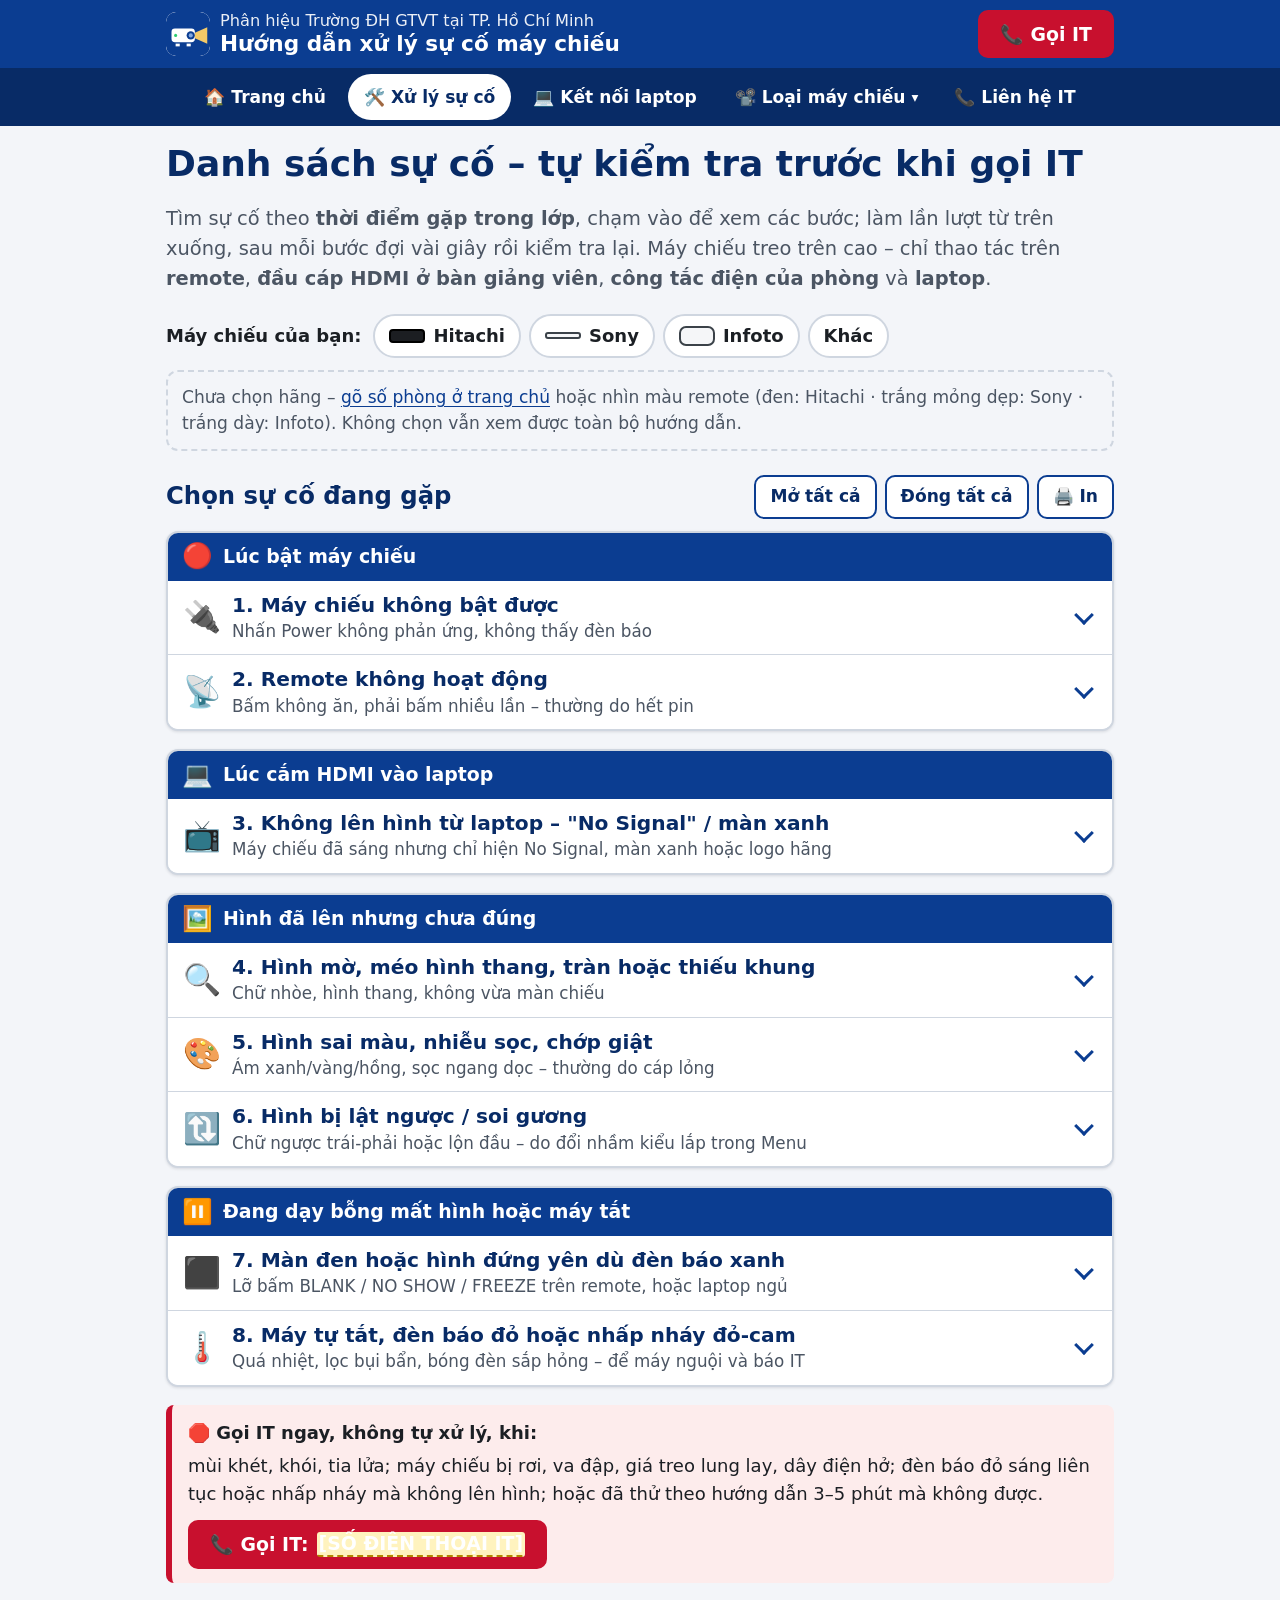
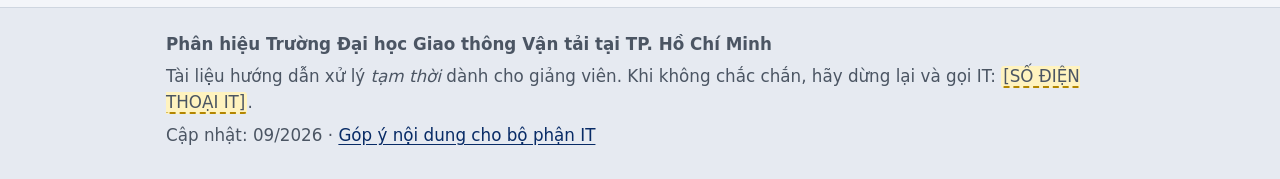
<file: su-co.html>
<!DOCTYPE html>
<html lang="vi">
<head>
  <meta charset="utf-8">
  <meta name="viewport" content="width=device-width, initial-scale=1">
  <title>Danh sách sự cố máy chiếu – tự kiểm tra trước khi gọi IT</title>
  <meta name="description" content="8 sự cố máy chiếu thường gặp xếp theo thời điểm trong lớp (bật máy, cắm HDMI, hình chưa đúng, đang dạy) và cách giảng viên tự kiểm tra tạm thời trước khi gọi IT; chọn hãng Hitachi, Sony, Infoto theo màu remote.">
  <meta name="theme-color" content="#0b3d91">
  <link rel="icon" href="assets/img/logo.svg" type="image/svg+xml">
  <link rel="stylesheet" href="assets/css/style.css">
  <script>document.documentElement.classList.add("js");</script>
</head>
<body>
  <a class="skip-link" href="#main">Bỏ qua điều hướng</a>

  <header class="site-header">
    <div class="container site-header__inner">
      <a class="brand" href="index.html">
        <img class="brand__logo" src="assets/img/logo.svg" alt="" width="44" height="44">
        <span class="brand__text">
          <span class="brand__school" data-config="ten_truong_ngan">Phân hiệu Trường ĐH GTVT tại TP. Hồ Chí Minh</span>
          <span class="brand__title">Hướng dẫn xử lý sự cố máy chiếu</span>
        </span>
      </a>
      <a class="btn btn--call btn--header" href="lien-he.html" data-config-tel="sdt_it">📞 Gọi IT</a>
    </div>
    <nav class="site-nav" aria-label="Điều hướng chính">
      <ul class="container">
        <li><a href="index.html">🏠 Trang chủ</a></li>
        <li><a href="su-co.html" aria-current="page">🛠️ Xử lý sự cố</a></li>
        <li><a href="ket-noi-laptop.html">💻 Kết nối laptop</a></li>
        <li>
          <details class="nav-dd">
            <summary>📽️ Loại máy chiếu <span class="nav-dd__caret" aria-hidden="true">▾</span></summary>
            <ul class="nav-dd__menu">
              <li><a href="hitachi.html"><span class="swatch swatch--black" aria-hidden="true"></span><span>Hitachi <span class="nav-dd__sub">Remote màu đen</span></span></a></li>
              <li><a href="sony.html"><span class="swatch swatch--thin" aria-hidden="true"></span><span>Sony <span class="nav-dd__sub">Remote màu trắng, mỏng dẹp</span></span></a></li>
              <li><a href="infoto.html"><span class="swatch swatch--thick" aria-hidden="true"></span><span>Infoto <span class="nav-dd__sub">Remote màu trắng, dày (có thể in nhãn SANYO)</span></span></a></li>
              <li><a href="khac.html"><span class="swatch swatch--khac" aria-hidden="true">?</span><span>Hãng khác <span class="nav-dd__sub">NEC, Epson, ViewSonic, Eiki</span></span></a></li>
            </ul>
          </details>
        </li>
        <li><a href="lien-he.html">📞 Liên hệ IT</a></li>
      </ul>
    </nav>
  </header>

  <main id="main" class="container">
    <h1 class="page-title">Danh sách sự cố – tự kiểm tra trước khi gọi IT</h1>
    <p class="lead">Tìm sự cố theo <strong>thời điểm gặp trong lớp</strong>, chạm vào để xem các bước; làm lần lượt từ trên xuống, sau mỗi bước đợi vài giây rồi kiểm tra lại. Máy chiếu treo trên cao – chỉ thao tác trên <strong>remote</strong>, <strong>đầu cáp HDMI ở bàn giảng viên</strong>, <strong>công tắc điện của phòng</strong> và <strong>laptop</strong>.</p>

    <section class="hang" aria-labelledby="hang-title">
      <h2 class="visually-hidden" id="hang-title">Loại máy chiếu đang dùng</h2>
      <div class="chips">
        <span class="chips__label">Máy chiếu của bạn:</span>
        <a class="chip" href="su-co.html?may=hitachi" data-may="hitachi"><span class="swatch swatch--black" aria-hidden="true"></span>Hitachi</a>
        <a class="chip" href="su-co.html?may=sony" data-may="sony"><span class="swatch swatch--thin" aria-hidden="true"></span>Sony</a>
        <a class="chip" href="su-co.html?may=infoto" data-may="infoto"><span class="swatch swatch--thick" aria-hidden="true"></span>Infoto</a>
        <a class="chip" href="su-co.html?may=khac" data-may="khac">Khác</a>
      </div>
      <p class="hang-banner hang-banner--trong" hidden>Chưa chọn hãng – <a href="index.html#tra-phong">gõ số phòng ở trang chủ</a> hoặc nhìn màu remote (đen: Hitachi · trắng mỏng dẹp: Sony · trắng dày: Infoto). Không chọn vẫn xem được toàn bộ hướng dẫn.</p>
      <div class="hang-banner" data-may="hitachi" hidden>
        <img src="assets/img/remote-hitachi.jpg" alt="Remote Hitachi R017H màu đen" width="255" height="440">
        <div>
          <p><strong>Hitachi</strong> · remote màu đen (R017H) · <span data-phong-count="hitachi">9</span> phòng. <strong class="hang-banner__phong" data-phong-info hidden></strong></p>
          <p class="hang-banner__keys">Nút cần nhớ: <strong>⏻ đỏ</strong> (góc trên phải) bật, tắt · <strong>VIDEO</strong> nhấn vài lần đến khi hiện HDMI, hoặc <strong>SEARCH</strong> tự dò · <strong>BLANK</strong>, <strong>FREEZE</strong> dễ bấm nhầm → màn đen, đứng hình. <a href="hitachi.html">Sơ đồ remote →</a></p>
        </div>
      </div>
      <div class="hang-banner" data-may="sony" hidden>
        <img src="assets/img/remote-sony.jpg" alt="Remote Sony RM-PJ8 màu trắng, mỏng" width="340" height="447">
        <div>
          <p><strong>Sony</strong> · remote màu trắng, mỏng dẹp (RM-PJ8) · <span data-phong-count="sony">16</span> phòng. <strong class="hang-banner__phong" data-phong-info hidden></strong></p>
          <p class="hang-banner__keys">Nút cần nhớ: <strong>I/⏻ xanh lá</strong> (góc trên phải) bật, tắt · <strong>INPUT</strong> rồi chọn <strong>INPUT B / C</strong> (HDMI) bằng mũi tên + ENTER · <strong>BLANK</strong>, <strong>FREEZE</strong> dễ bấm nhầm → màn đen, đứng hình. <a href="sony.html">Sơ đồ remote →</a></p>
        </div>
      </div>
      <div class="hang-banner" data-may="infoto" hidden>
        <img src="assets/img/remote-infoto.jpg" alt="Remote máy Infoto màu trắng, dày (bố cục giống Sanyo)" width="238" height="450">
        <div>
          <p><strong>Infoto</strong> · remote màu trắng, dày (có thể in nhãn SANYO) · <span data-phong-count="infoto">24</span> phòng. <strong class="hang-banner__phong" data-phong-info hidden></strong></p>
          <p class="hang-banner__keys">Nút cần nhớ: <strong>ON/STAND-BY</strong> đỏ (góc trên phải) bật, tắt · nhấn thẳng nút <strong>HDMI</strong> để chọn HDMI · <strong>NO SHOW</strong>, <strong>FREEZE</strong> dễ bấm nhầm → màn đen, đứng hình. <a href="infoto.html">Sơ đồ remote →</a></p>
        </div>
      </div>
      <div class="hang-banner" data-may="khac" hidden>
        <img src="assets/img/remote-mini-khac.svg" alt="" width="120" height="200">
        <div>
          <p><strong>Hãng khác</strong> (NEC, Epson, ViewSonic, Eiki) · <span data-phong-count="khac">9</span> phòng: <span data-phong-list="khac">101C2, 104C2, 503C2, P2E3, P1E4, P3E5, 303ĐN, 503ĐN, P3E9</span>. <strong class="hang-banner__phong" data-phong-info hidden></strong></p>
          <p class="hang-banner__keys">Các bước bên dưới vẫn áp dụng; tên nút có thể hơi khác: <strong>POWER</strong> bật, tắt · <strong>SOURCE</strong> / <strong>INPUT</strong> chọn HDMI · <strong>AV MUTE</strong> / <strong>BLANK</strong>, <strong>FREEZE</strong> dễ bấm nhầm → màn đen, đứng hình. <a href="khac.html">Tên nút theo từng hãng →</a></p>
        </div>
      </div>
    </section>

    <div class="list-head" id="danh-sach">
      <h2 class="list-head__title">Chọn sự cố đang gặp</h2>
      <div class="toolbar">
        <button class="btn btn--secondary btn--sm" type="button" data-action="open-all">Mở tất cả</button>
        <button class="btn btn--secondary btn--sm" type="button" data-action="close-all">Đóng tất cả</button>
        <button class="btn btn--secondary btn--sm" type="button" data-action="print">🖨️ In</button>
      </div>
    </div>

    <!-- ===== Thời điểm 1: lúc bật máy ===== -->
    <section class="stage-block" id="gd-bat-may" aria-labelledby="gd-bat-may-title">
      <h2 class="stage-block__head" id="gd-bat-may-title"><span class="stage-block__icon" aria-hidden="true">🔴</span>Lúc bật máy chiếu</h2>

      <!-- 1 -->
      <article class="acc" id="khong-bat-duoc">
        <h3 class="acc__heading">
          <button class="acc__btn" type="button" id="khong-bat-duoc-btn" aria-expanded="true" aria-controls="khong-bat-duoc-panel">
            <span class="acc__icon" aria-hidden="true">🔌</span>
            <span class="acc__text">
              <span class="acc__title">1. Máy chiếu không bật được</span>
              <span class="acc__sub">Nhấn Power không phản ứng, không thấy đèn báo</span>
            </span>
            <span class="acc__chev" aria-hidden="true"></span>
          </button>
        </h3>
        <div class="acc__panel" id="khong-bat-duoc-panel" role="region" aria-labelledby="khong-bat-duoc-btn">
          <h4 class="lbl lbl--sign">Dấu hiệu nhận biết</h4>
          <ul>
            <li>Nhấn nút nguồn trên remote (<strong>⏻ đỏ</strong> Hitachi · <strong>I/⏻ xanh lá</strong> Sony · <strong>ON/STAND-BY</strong> đỏ Infoto – đều ở góc trên phải) nhưng máy im lặng: không đèn báo, không tiếng quạt.</li>
            <li>Hoặc đèn báo cam/đỏ đang sáng nhưng nhấn Power vẫn không lên hình.</li>
          </ul>

          <h4 class="lbl lbl--steps">Các bước thử (từ dễ → khó)</h4>
          <ol class="steps">
            <li><strong>Kiểm tra điện của phòng.</strong> Bật công tắc / cầu dao (aptomat) của phòng và công tắc riêng của máy chiếu trên tường nếu có (thường cạnh bảng hoặc gần bàn giảng viên). Đèn, quạt phòng cũng không chạy → phòng mất điện, báo bảo vệ / giáo vụ.</li>
            <li><strong>Nhìn đèn báo rồi mới nhấn.</strong> Đèn cam/đỏ sáng ổn định = máy đang <em>chờ</em> → nhấn Power <strong>1 lần</strong>, đợi 30–60 giây cho hình sáng dần. Đèn đang <em>nhấp nháy</em> = máy đang khởi động hoặc làm mát (vừa tắt) → <strong>đợi 1–2 phút</strong> rồi thử lại.</li>
            <li><strong>Nhấn cho đúng cách.</strong> Đứng gần bên dưới máy, chĩa remote thẳng lên máy chiếu, nhấn giữ Power 1–2 giây. Vẫn không phản ứng → có thể remote hết pin → xem <a href="#remote">mục 2</a>.</li>
          </ol>

          <h4 class="lbl lbl--warn">⚠️ KHÔNG NÊN làm</h4>
          <ul class="warn-list">
            <li>Nhấn Power dồn dập nhiều lần – máy sẽ khóa hoặc đợi lâu hơn.</li>
            <li>Tắt cầu dao / công tắc khi máy đang chạy hoặc đang làm mát (dễ hỏng bóng đèn).</li>
          </ul>

          <h4 class="lbl lbl--stop">🛑 Dừng lại và gọi IT khi</h4>
          <ul class="stop-list">
            <li>Điện phòng bình thường (đèn, quạt vẫn chạy) mà máy chiếu không có đèn báo nào – có thể lỏng dây nguồn trên máy, chỉ IT kiểm tra được.</li>
            <li>Đèn báo sáng đỏ hoặc nhấp nháy đỏ-cam mà không lên hình → xem <a href="#tu-tat">mục 8</a>.</li>
            <li>Có mùi khét hoặc tiếng kêu lạ từ máy chiếu.</li>
          </ul>
          <p class="acc__foot"><a href="#danh-sach">↑ Về danh sách sự cố</a> · <a href="lien-he.html">📞 Liên hệ IT</a></p>
        </div>
      </article>

      <!-- 2 -->
      <article class="acc" id="remote">
        <h3 class="acc__heading">
          <button class="acc__btn" type="button" id="remote-btn" aria-expanded="true" aria-controls="remote-panel">
            <span class="acc__icon" aria-hidden="true">📡</span>
            <span class="acc__text">
              <span class="acc__title">2. Remote không hoạt động</span>
              <span class="acc__sub">Bấm không ăn, phải bấm nhiều lần – thường do hết pin</span>
            </span>
            <span class="acc__chev" aria-hidden="true"></span>
          </button>
        </h3>
        <div class="acc__panel" id="remote-panel" role="region" aria-labelledby="remote-btn">
          <h4 class="lbl lbl--sign">Dấu hiệu nhận biết</h4>
          <ul>
            <li>Nhấn remote máy không phản ứng; phải nhấn nhiều lần; chỉ ăn khi đứng rất gần.</li>
          </ul>

          <h4 class="lbl lbl--steps">Các bước thử (từ dễ → khó)</h4>
          <ol class="steps">
            <li><strong>Hướng đúng chỗ.</strong> Đứng gần bên dưới máy, chĩa remote thẳng lên <strong>máy chiếu</strong> (hoặc vào <strong>màn chiếu</strong> để tín hiệu dội lại), nhấn dứt khoát 1 lần rồi đợi 1 giây. Gỡ vật cản (người đứng chắn, rèm, nắp laptop); đứng cách máy dưới 5–7 m.</li>
            <li><strong>Soi pin bằng camera điện thoại.</strong> Mở camera, chĩa vào đầu remote rồi nhấn nút: thấy đèn nhấp nháy tím/trắng là còn pin (lỗi do hướng, khoảng cách); không thấy gì → pin đã hết.</li>
            <li><strong>Thay pin dự phòng.</strong> Pin để sẵn tại <strong data-config="noi_lay_pin">phòng nước giảng viên</strong> – thầy cô sang lấy và tự thay, <strong>không cần chờ IT</strong>. Mang pin cũ theo để lấy đúng cỡ (AAA/AA); thay cả 2 viên, lắp đúng cực +/−.</li>
            <li><strong>Giảm nhiễu sáng.</strong> Nắng hoặc đèn huỳnh quang chiếu thẳng vào mắt nhận trên máy → kéo rèm, tắt đèn gần máy.</li>
            <li><strong>Không có remote thay thế</strong> (nút trên thân máy ở trên cao, không với được). Máy <strong>đã bật và đúng HDMI</strong> → cứ dạy tiếp, điều khiển slide bằng laptop. Máy <strong>chưa bật</strong> hoặc sai nguồn → gọi IT (IT có remote dự phòng).</li>
          </ol>

          <h4 class="lbl lbl--warn">⚠️ KHÔNG NÊN làm</h4>
          <ul class="warn-list">
            <li>Dùng lẫn pin cũ và pin mới; đập, gõ remote.</li>
            <li>Mang remote đi phòng khác hoặc đổi remote giữa các phòng.</li>
          </ul>

          <h4 class="lbl lbl--stop">🛑 Dừng lại và gọi IT khi</h4>
          <ul class="stop-list">
            <li>Đã thay pin mới mà remote vẫn không hoạt động; remote bị mất hoặc hỏng.</li>
            <li>Pin dự phòng ở <span data-config="noi_lay_pin">phòng nước giảng viên</span> đã hết – báo để IT bổ sung.</li>
          </ul>
          <p class="acc__foot"><a href="#danh-sach">↑ Về danh sách sự cố</a> · <a href="lien-he.html">📞 Liên hệ IT</a></p>
        </div>
      </article>
    </section>

    <!-- ===== Thời điểm 2: lúc cắm HDMI ===== -->
    <section class="stage-block" id="gd-cam-hdmi" aria-labelledby="gd-cam-hdmi-title">
      <h2 class="stage-block__head" id="gd-cam-hdmi-title"><span class="stage-block__icon" aria-hidden="true">💻</span>Lúc cắm HDMI vào laptop</h2>

      <!-- 3 -->
      <article class="acc" id="no-signal">
        <h3 class="acc__heading">
          <button class="acc__btn" type="button" id="no-signal-btn" aria-expanded="true" aria-controls="no-signal-panel">
            <span class="acc__icon" aria-hidden="true">📺</span>
            <span class="acc__text">
              <span class="acc__title">3. Không lên hình từ laptop – "No Signal" / màn xanh</span>
              <span class="acc__sub">Máy chiếu đã sáng nhưng chỉ hiện No Signal, màn xanh hoặc logo hãng</span>
            </span>
            <span class="acc__chev" aria-hidden="true"></span>
          </button>
        </h3>
        <div class="acc__panel" id="no-signal-panel" role="region" aria-labelledby="no-signal-btn">
          <h4 class="lbl lbl--sign">Dấu hiệu nhận biết</h4>
          <ul>
            <li>Máy chiếu đã sáng nhưng hiện <em>No Signal</em>, <em>No Input</em>, <em>Searching…</em>, <em>Không có tín hiệu</em>; hoặc màn xanh / màn đen chỉ có logo hãng.</li>
            <li>Laptop "không biết" có máy chiếu: <kbd>Win</kbd> + <kbd>P</kbd> không tác dụng, Display settings chỉ thấy 1 màn hình.</li>
          </ul>

          <h4 class="lbl lbl--steps">Các bước thử (từ dễ → khó)</h4>
          <ol class="steps">
            <li><strong>Cắm lại chặt cáp HDMI ở bàn giảng viên:</strong> đầu ở laptop và đầu ở ổ HDMI trên tường / hộp nối trên bàn (nếu là đầu cắm rời). Dùng adapter (MacBook, laptop mỏng) → cắm chặt cả adapter. Đầu phía máy chiếu ở trên cao – bỏ qua.</li>
            <li><strong>Chọn đúng nguồn trên máy chiếu:</strong> <strong>Hitachi</strong> nhấn <strong>VIDEO</strong> vài lần (mỗi lần đợi 2–3 giây) đến khi góc màn hình hiện <em>HDMI</em>, hoặc nhấn <strong>SEARCH</strong> để máy tự dò · <strong>Sony</strong> nhấn <strong>INPUT</strong> → chọn dòng <strong>INPUT B</strong> hoặc <strong>C</strong> có chữ HDMI → ENTER · <strong>Infoto</strong> nhấn thẳng nút <strong>HDMI</strong> · hãng khác: <strong>Source</strong> / <strong>Input</strong> → HDMI. Máy có 2 cổng HDMI: chưa có hình → thử cổng còn lại; ổ trên tường/bàn có ghi số cổng thì chọn theo số đó.</li>
            <li><strong>Bảo laptop xuất hình:</strong> Windows nhấn <kbd>Win</kbd> + <kbd>P</kbd> → <strong>Duplicate</strong>. macOS: System Settings → Displays → <strong>Mirror</strong>. Đợi 5–10 giây sau mỗi thao tác – laptop và máy chiếu cần thời gian "bắt tay".</li>
            <li><strong>Rút cáp HDMI khỏi laptop, đợi 5 giây, cắm lại.</strong> Thử cổng HDMI khác trên laptop hoặc adapter khác (nếu có).</li>
            <li><strong>Bắt laptop dò lại màn hình.</strong> Windows: Settings (<kbd>Win</kbd> + <kbd>I</kbd>) → System → Display → Multiple displays → <strong>Detect</strong>; hoặc nhấn <kbd>Win</kbd> + <kbd>Ctrl</kbd> + <kbd>Shift</kbd> + <kbd>B</kbd> (màn hình chớp 1 giây, có tiếng bíp – bình thường). macOS: Displays → giữ <kbd>Option</kbd> → <strong>Detect Displays</strong>. Một số laptop cần <kbd>Fn</kbd> + phím có hình 2 màn hình (F4/F5/F7/F8).</li>
            <li><strong>Thử laptop khác</strong> (mượn của sinh viên / đồng nghiệp) để khoanh vùng: laptop khác <strong>lên hình</strong> → lỗi ở laptop của bạn, dùng tạm máy khác để dạy (xem thêm <a href="ket-noi-laptop.html">trang Kết nối laptop</a>); <strong>cũng không lên</strong> → lỗi cáp hoặc máy chiếu → gọi IT.</li>
            <li><strong>Khởi động lại laptop</strong> trong khi vẫn cắm cáp HDMI và máy chiếu đang ở nguồn HDMI.</li>
          </ol>

          <h4 class="lbl lbl--warn">⚠️ KHÔNG NÊN làm</h4>
          <ul class="warn-list">
            <li>Giật mạnh dây, bẻ gập đầu cáp; ép đầu HDMI khi thấy cứng – đầu cắm chỉ vào theo một chiều.</li>
            <li>Tải và cài driver hay phần mềm lạ ngay tại lớp.</li>
            <li>Đổi các cài đặt sâu trong Menu máy chiếu (HDMI mode, EDID, Reset…).</li>
          </ul>

          <h4 class="lbl lbl--stop">🛑 Dừng lại và gọi IT khi</h4>
          <ul class="stop-list">
            <li>Laptop khác cắm vào cũng báo No Signal (cáp hoặc máy chiếu hỏng).</li>
            <li>Đầu cáp HDMI trên bàn bị gãy, lỏng, méo, không cắm chặt được.</li>
            <li>Đã thử 5 phút không xong → chuyển phương án dạy tạm và báo IT.</li>
          </ul>
          <p class="acc__foot"><a href="#danh-sach">↑ Về danh sách sự cố</a> · <a href="lien-he.html">📞 Liên hệ IT</a></p>
        </div>
      </article>
    </section>

    <!-- ===== Thời điểm 3: hình đã lên nhưng chưa đúng ===== -->
    <section class="stage-block" id="gd-hinh-sai" aria-labelledby="gd-hinh-sai-title">
      <h2 class="stage-block__head" id="gd-hinh-sai-title"><span class="stage-block__icon" aria-hidden="true">🖼️</span>Hình đã lên nhưng chưa đúng</h2>

      <!-- 4 -->
      <article class="acc" id="hinh-mo-lech">
        <h3 class="acc__heading">
          <button class="acc__btn" type="button" id="hinh-mo-lech-btn" aria-expanded="true" aria-controls="hinh-mo-lech-panel">
            <span class="acc__icon" aria-hidden="true">🔍</span>
            <span class="acc__text">
              <span class="acc__title">4. Hình mờ, méo hình thang, tràn hoặc thiếu khung</span>
              <span class="acc__sub">Chữ nhòe, hình thang, không vừa màn chiếu</span>
            </span>
            <span class="acc__chev" aria-hidden="true"></span>
          </button>
        </h3>
        <div class="acc__panel" id="hinh-mo-lech-panel" role="region" aria-labelledby="hinh-mo-lech-btn">
          <h4 class="lbl lbl--sign">Dấu hiệu nhận biết</h4>
          <ul>
            <li>Chữ nhòe, khó đọc dù trên laptop rõ nét.</li>
            <li>Hình méo dạng hình thang (trên to dưới nhỏ hoặc ngược lại).</li>
            <li>Hình lệch khỏi màn chiếu, bị cắt mất mép hoặc có viền đen hai bên.</li>
          </ul>

          <h4 class="lbl lbl--steps">Các bước thử (từ dễ → khó)</h4>
          <ol class="steps">
            <li><strong>Hình mờ → kiểm tra độ phân giải laptop trước.</strong> Chữ nhòe đều toàn màn thường do laptop xuất độ phân giải không khớp. Windows: chuột phải màn hình nền → <em>Display settings</em> → <em>Display resolution</em> → chọn mục có chữ <strong>(Recommended)</strong>; vẫn xấu → thử <strong>1920 × 1080</strong> hoặc <strong>1280 × 800</strong>. macOS: System Settings → Displays → <em>Default for display</em>.</li>
            <li><strong>Lấy nét (Focus) – chỉ khi remote có nút FOCUS +/−</strong> (remote Hitachi có; Sony, Infoto không). Nhấn từng nấc đến khi chữ ở giữa màn rõ nhất; nhấn không thấy đổi → vòng lấy nét nằm trên ống kính ở trên cao, chỉ IT chỉnh được.</li>
            <li><strong>Méo hình thang → KEYSTONE.</strong> Nhấn nút <strong>KEYSTONE</strong> trên remote (cả 3 hãng đều có), chỉnh bằng mũi tên ▲▼ đến khi hình vuông vắn. Một số máy có <em>Auto Keystone</em> trong Menu → Setup.</li>
            <li><strong>Tràn / thiếu hình, viền đen → tỉ lệ khung hình.</strong> Nhấn <strong>ASPECT</strong> (Hitachi, Sony) hoặc <strong>SCREEN</strong> (Infoto) → chọn <strong>Normal</strong> / <strong>Auto</strong>; vẫn sai thử 16:9 hoặc 4:3 cho khớp màn chiếu.</li>
            <li><strong>Lỡ bấm phóng to một vùng</strong> (<strong>MAGNIFY</strong> trên Hitachi, <strong>D ZOOM</strong> / <strong>D.ZOOM</strong> trên Sony, Infoto): nhấn <strong>MAGNIFY OFF</strong> hoặc nhấn <strong>−</strong> / <strong>▼</strong> vài lần để về bình thường.</li>
            <li><strong>Chữ quá nhỏ:</strong> dùng <kbd>Win</kbd> + <kbd>P</kbd> → Duplicate (thay vì Extend); phóng to nội dung bằng <kbd>Ctrl</kbd> + lăn chuột (Word, PowerPoint) hoặc <kbd>Ctrl</kbd> + <kbd>+</kbd> (trình duyệt).</li>
          </ol>

          <h4 class="lbl lbl--warn">⚠️ KHÔNG NÊN làm</h4>
          <ul class="warn-list">
            <li>Xoay, đẩy, dịch chuyển thân máy hoặc giá treo; với tay lau ống kính.</li>
            <li>Lưu các thay đổi sâu trong Menu (Reset, Advanced…) nếu không rõ.</li>
          </ul>

          <h4 class="lbl lbl--stop">🛑 Dừng lại và gọi IT khi</h4>
          <ul class="stop-list">
            <li>Hình lệch hẳn khỏi màn chiếu (máy hoặc giá treo bị xô lệch) – không tự chỉnh được.</li>
            <li>Đã đổi độ phân giải mà toàn bộ hình vẫn mờ, hoặc mờ một góc cố định (cần chỉnh Focus / lau ống kính trên máy).</li>
            <li>Có đốm, vệt cố định trên hình dù đổi laptop (bụi bẩn bên trong máy).</li>
          </ul>
          <p class="acc__foot"><a href="#danh-sach">↑ Về danh sách sự cố</a> · <a href="lien-he.html">📞 Liên hệ IT</a></p>
        </div>
      </article>

      <!-- 5 -->
      <article class="acc" id="sai-mau">
        <h3 class="acc__heading">
          <button class="acc__btn" type="button" id="sai-mau-btn" aria-expanded="true" aria-controls="sai-mau-panel">
            <span class="acc__icon" aria-hidden="true">🎨</span>
            <span class="acc__text">
              <span class="acc__title">5. Hình sai màu, nhiễu sọc, chớp giật</span>
              <span class="acc__sub">Ám xanh/vàng/hồng, sọc ngang dọc – thường do cáp lỏng</span>
            </span>
            <span class="acc__chev" aria-hidden="true"></span>
          </button>
        </h3>
        <div class="acc__panel" id="sai-mau-panel" role="region" aria-labelledby="sai-mau-btn">
          <h4 class="lbl lbl--sign">Dấu hiệu nhận biết</h4>
          <ul>
            <li>Toàn bộ hình ám xanh lá, hồng, tím hoặc vàng; màu trắng không còn trắng.</li>
            <li>Sọc ngang/dọc, lấm tấm nhiễu, hình chớp giật hoặc mất hình từng lúc.</li>
          </ul>

          <h4 class="lbl lbl--steps">Các bước thử (từ dễ → khó)</h4>
          <ol class="steps">
            <li><strong>Cắm lại chặt đầu HDMI ở laptop</strong> (và ở ổ trên tường/bàn nếu là đầu cắm rời). Cáp lỏng là nguyên nhân số 1 gây ám màu và sọc.</li>
            <li><strong>Lay nhẹ đầu cáp ở laptop:</strong> màu thay đổi theo → cáp hoặc cổng bị lỏng/hỏng → đổi cáp HDMI hoặc adapter khác (nếu có).</li>
            <li><strong>Kiểm tra chế độ hình ảnh trên máy chiếu:</strong> <strong>Infoto</strong> nhấn nút <strong>IMAGE</strong> trên remote; <strong>Hitachi</strong> / <strong>Sony</strong> vào <strong>MENU</strong> → <em>Picture</em> → <em>Picture Mode</em> → chọn <strong>Standard</strong>, <strong>Normal</strong> hoặc <strong>Presentation</strong>. Nếu ai đó đã chọn <em>Blackboard</em>, <em>Whiteboard</em>, <em>Cinema</em>… hình sẽ có màu lạ.</li>
            <li><strong>Kiểm tra laptop:</strong> màn laptop cũng ám vàng → tắt <em>Night light</em> (Windows) / <em>Night Shift</em> (macOS).</li>
            <li><strong>Nhiễu sọc kèm rung hình:</strong> tách cáp HDMI ra xa dây điện và củ sạc; thử rút sạc laptop (hoặc cắm sạc nếu đang chạy pin).</li>
          </ol>

          <h4 class="lbl lbl--warn">⚠️ KHÔNG NÊN làm</h4>
          <ul class="warn-list">
            <li>Chỉnh sâu RGB / Gain / Offset / Color Temperature trong Menu rồi lưu lại – ảnh hưởng người dạy sau.</li>
            <li>Uốn cong, kẹp cáp HDMI dưới chân bàn để "ép" cho tiếp xúc.</li>
          </ul>

          <h4 class="lbl lbl--stop">🛑 Dừng lại và gọi IT khi</h4>
          <ul class="stop-list">
            <li>Đã đổi cáp và laptop khác mà vẫn ám màu (bộ phận tạo màu / bóng đèn của máy có vấn đề).</li>
            <li>Có vệt màu, đốm sáng hoặc đốm đen cố định ở cùng vị trí dù đổi nguồn.</li>
          </ul>
          <p class="acc__foot"><a href="#danh-sach">↑ Về danh sách sự cố</a> · <a href="lien-he.html">📞 Liên hệ IT</a></p>
        </div>
      </article>

      <!-- 6 -->
      <article class="acc" id="hinh-lat-nguoc">
        <h3 class="acc__heading">
          <button class="acc__btn" type="button" id="hinh-lat-nguoc-btn" aria-expanded="true" aria-controls="hinh-lat-nguoc-panel">
            <span class="acc__icon" aria-hidden="true">🔃</span>
            <span class="acc__text">
              <span class="acc__title">6. Hình bị lật ngược / soi gương</span>
              <span class="acc__sub">Chữ ngược trái-phải hoặc lộn đầu – do đổi nhầm kiểu lắp trong Menu</span>
            </span>
            <span class="acc__chev" aria-hidden="true"></span>
          </button>
        </h3>
        <div class="acc__panel" id="hinh-lat-nguoc-panel" role="region" aria-labelledby="hinh-lat-nguoc-btn">
          <h4 class="lbl lbl--sign">Dấu hiệu nhận biết</h4>
          <ul>
            <li>Chữ bị ngược trái-phải (như soi gương) hoặc lộn đầu xuống dưới. Thường do ai đó đổi nhầm kiểu lắp đặt trong Menu.</li>
          </ul>

          <h4 class="lbl lbl--steps">Các bước thử (từ dễ → khó)</h4>
          <ol class="steps">
            <li>Nhấn <strong>Menu</strong> trên remote → tìm mục <strong>Setup</strong> / <strong>Installation</strong> / <strong>Projection</strong> / <strong>Image Flip</strong> / <strong>Ceiling</strong> / <strong>Mirror</strong> (tên tùy hãng).</li>
            <li><strong>Chọn đúng kiểu lắp:</strong> máy chiếu của trường đều <strong>treo trần</strong> (Infoto: treo trên bảng), chiếu từ phía trước → chọn <strong>Front / Ceiling</strong> (Trần – trước). Chỉ chọn <strong>Rear</strong> khi chiếu từ sau màn (hiếm gặp).</li>
            <li>Thoát Menu. Vẫn sai → thử lần lượt 4 tổ hợp Front/Rear × Desktop/Ceiling đến khi chữ đọc đúng chiều.</li>
          </ol>

          <h4 class="lbl lbl--warn">⚠️ KHÔNG NÊN làm</h4>
          <ul class="warn-list">
            <li>Chọn <em>Reset All</em> / <em>Factory Reset</em>.</li>
            <li>Đổi ngôn ngữ Menu. Nếu lỡ đổi: tìm mục có biểu tượng 🌐 hoặc chữ <em>Language</em> để chọn lại.</li>
          </ul>

          <h4 class="lbl lbl--stop">🛑 Dừng lại và gọi IT khi</h4>
          <ul class="stop-list">
            <li>Menu bị khóa (Key lock) hoặc không tìm thấy mục cài đặt.</li>
            <li>Tình trạng lặp lại mỗi lần bật máy.</li>
          </ul>
          <p class="acc__foot"><a href="#danh-sach">↑ Về danh sách sự cố</a> · <a href="lien-he.html">📞 Liên hệ IT</a></p>
        </div>
      </article>
    </section>

    <!-- ===== Thời điểm 4: đang dạy ===== -->
    <section class="stage-block" id="gd-dang-day" aria-labelledby="gd-dang-day-title">
      <h2 class="stage-block__head" id="gd-dang-day-title"><span class="stage-block__icon" aria-hidden="true">⏸️</span>Đang dạy bỗng mất hình hoặc máy tắt</h2>

      <!-- 7 -->
      <article class="acc" id="dong-bang-man-den">
        <h3 class="acc__heading">
          <button class="acc__btn" type="button" id="dong-bang-man-den-btn" aria-expanded="true" aria-controls="dong-bang-man-den-panel">
            <span class="acc__icon" aria-hidden="true">⬛</span>
            <span class="acc__text">
              <span class="acc__title">7. Màn đen hoặc hình đứng yên dù đèn báo xanh</span>
              <span class="acc__sub">Lỡ bấm BLANK / NO SHOW / FREEZE trên remote, hoặc laptop ngủ</span>
            </span>
            <span class="acc__chev" aria-hidden="true"></span>
          </button>
        </h3>
        <div class="acc__panel" id="dong-bang-man-den-panel" role="region" aria-labelledby="dong-bang-man-den-btn">
          <h4 class="lbl lbl--sign">Dấu hiệu nhận biết</h4>
          <ul>
            <li>Đèn báo xanh, quạt chạy, nhưng màn chiếu đen hoàn toàn (không có cả chữ No Signal).</li>
            <li>Hình đứng yên không đổi dù trên laptop đã chuyển slide.</li>
            <li>Nguyên nhân hay gặp nhất: lỡ nhấn nút <strong>BLANK</strong> (Hitachi, Sony) / <strong>NO SHOW</strong> (Infoto) / <strong>AV MUTE</strong> (hãng khác) làm màn đen, hoặc <strong>FREEZE</strong> làm đứng hình. Các nút này nằm ở nửa dưới remote, gần nhau.</li>
          </ul>

          <h4 class="lbl lbl--steps">Các bước thử (từ dễ → khó)</h4>
          <ol class="steps">
            <li><strong>Nhấn lại nút BLANK / NO SHOW / AV MUTE</strong> (màn đen) hoặc <strong>FREEZE</strong> (đứng hình) trên remote <strong>một lần</strong> để tắt chế độ đó. Nhấn từng nút, đợi 2 giây.</li>
            <li>Nhấn <strong>MENU</strong> để "đánh thức" máy khỏi chế độ tiết kiệm điện, rồi nhấn MENU lần nữa để thoát.</li>
            <li><strong>Đánh thức laptop:</strong> di chuột / nhấn phím bất kỳ. Trước giờ dạy nên tăng thời gian tắt màn hình: Windows → Settings → System → Power → <em>Screen timeout</em>.</li>
            <li>Nhấn <kbd>Win</kbd> + <kbd>P</kbd> → chọn lại <strong>Duplicate</strong>. Hình vẫn đứng yên → <strong>rút cáp HDMI, đợi 5 giây, cắm lại</strong>.</li>
            <li>Vẫn đen → chọn lại đúng cổng HDMI (Hitachi: <strong>VIDEO</strong>/<strong>SEARCH</strong> · Sony: <strong>INPUT</strong> · Infoto: <strong>HDMI</strong>); nếu lúc này hiện <em>No Signal</em> → làm theo <a href="#no-signal">mục 3</a>.</li>
          </ol>

          <h4 class="lbl lbl--warn">⚠️ KHÔNG NÊN làm</h4>
          <ul class="warn-list">
            <li>Tắt cầu dao / công tắc điện phòng vì tưởng máy hỏng.</li>
            <li>Nhấn dồn dập nhiều nút trên remote – dễ bật thêm chế độ khác.</li>
          </ul>

          <h4 class="lbl lbl--stop">🛑 Dừng lại và gọi IT khi</h4>
          <ul class="stop-list">
            <li>Đã bỏ BLANK/NO SHOW/FREEZE, chọn lại HDMI, cắm lại cáp mà vẫn đen.</li>
            <li>Đèn báo chuyển sang đỏ hoặc nhấp nháy đỏ-cam → xem <a href="#tu-tat">mục 8</a>.</li>
          </ul>
          <p class="acc__foot"><a href="#danh-sach">↑ Về danh sách sự cố</a> · <a href="lien-he.html">📞 Liên hệ IT</a></p>
        </div>
      </article>

      <!-- 8 -->
      <article class="acc" id="tu-tat">
        <h3 class="acc__heading">
          <button class="acc__btn" type="button" id="tu-tat-btn" aria-expanded="true" aria-controls="tu-tat-panel">
            <span class="acc__icon" aria-hidden="true">🌡️</span>
            <span class="acc__text">
              <span class="acc__title">8. Máy tự tắt, đèn báo đỏ hoặc nhấp nháy đỏ-cam</span>
              <span class="acc__sub">Quá nhiệt, lọc bụi bẩn, bóng đèn sắp hỏng – để máy nguội và báo IT</span>
            </span>
            <span class="acc__chev" aria-hidden="true"></span>
          </button>
        </h3>
        <div class="acc__panel" id="tu-tat-panel" role="region" aria-labelledby="tu-tat-btn">
          <h4 class="lbl lbl--sign">Dấu hiệu nhận biết</h4>
          <ul>
            <li>Máy đang chạy bỗng tắt; quạt kêu to bất thường; hình tối dần.</li>
            <li>Đèn <strong>TEMP</strong> / <strong>LAMP</strong> / <strong>STATUS</strong> sáng đỏ hoặc nhấp nháy đỏ-cam.</li>
            <li>Màn hình hiện cảnh báo như <em>High temperature</em>, <em>Check the air flow</em>, <em>Replace lamp</em>, <em>Clean filter</em>.</li>
          </ul>

          <h4 class="lbl lbl--steps">Các bước thử (từ dễ → khó)</h4>
          <ol class="steps">
            <li><strong>Dừng sử dụng, tắt máy đúng cách:</strong> nhấn Power trên remote (xác nhận nếu máy hỏi), để quạt làm mát chạy đến khi tự ngừng (1–3 phút). <strong>Không tắt cầu dao / công tắc điện ngay.</strong></li>
            <li><strong>Để máy nguội 10 phút.</strong> Phòng quá nóng → bật điều hòa / quạt.</li>
            <li><strong>Đối chiếu đèn báo</strong> theo hãng: <a href="hitachi.html#den-bao">Hitachi</a> · <a href="sony.html#den-bao">Sony</a> · <a href="infoto.html#den-bao">Infoto</a>. Đèn đỏ nhấp nháy thường là lỗi nhiệt độ hoặc bóng đèn → cần IT.</li>
            <li><strong>Chỉ khi</strong> phòng đã mát và đèn báo trở lại bình thường (cam/đỏ sáng ổn định – đang chờ): bật lại <strong>một lần</strong> để dạy tạm. Máy tắt lần nữa → dừng hẳn.</li>
            <li><strong>Chuyển phương án dự phòng</strong> (bảng, TV, phòng khác, gửi tài liệu cho lớp) và báo IT.</li>
          </ol>

          <h4 class="lbl lbl--warn">⚠️ KHÔNG NÊN làm</h4>
          <ul class="warn-list">
            <li>Bật lại nhiều lần khi máy vừa tự tắt.</li>
            <li>Tự vệ sinh lọc bụi hay kiểm tra bóng đèn – bóng đèn rất nóng, áp suất cao, có thể nổ; việc này do IT làm.</li>
          </ul>

          <h4 class="lbl lbl--stop">🛑 Dừng lại và gọi IT khi</h4>
          <ul class="stop-list">
            <li><strong>Ngay lập tức</strong> nếu có mùi khét, khói, tiếng nổ nhỏ.</li>
            <li>Máy tự tắt lần thứ 2, hoặc đèn đỏ vẫn sáng / nhấp nháy sau khi để nguội.</li>
            <li>Có thông báo về bóng đèn (<em>Lamp</em>) hoặc lọc bụi (<em>Filter</em>) – cần bảo trì định kỳ.</li>
          </ul>
          <p class="acc__foot"><a href="#danh-sach">↑ Về danh sách sự cố</a> · <a href="lien-he.html">📞 Liên hệ IT</a></p>
        </div>
      </article>
    </section>

    <section class="section note note--stop" aria-labelledby="khan-title">
      <strong class="note__title" id="khan-title">🛑 Gọi IT ngay, không tự xử lý, khi:</strong>
      <p style="margin:0">mùi khét, khói, tia lửa; máy chiếu bị rơi, va đập, giá treo lung lay, dây điện hở; đèn báo đỏ sáng liên tục hoặc nhấp nháy mà không lên hình; hoặc đã thử theo hướng dẫn 3–5 phút mà không được.</p>
      <p style="margin:12px 0 0"><a class="btn btn--call" href="lien-he.html" data-config-tel="sdt_it">📞 Gọi IT: <span data-config="sdt_it">[SỐ ĐIỆN THOẠI IT]</span></a></p>
    </section>
  </main>

  <footer class="site-footer">
    <div class="container">
      <p><strong data-config="ten_truong">Phân hiệu Trường Đại học Giao thông Vận tải tại TP. Hồ Chí Minh</strong></p>
      <p>Tài liệu hướng dẫn xử lý <em>tạm thời</em> dành cho giảng viên. Khi không chắc chắn, hãy dừng lại và gọi IT: <span data-config="sdt_it">[SỐ ĐIỆN THOẠI IT]</span>.</p>
      <p>Cập nhật: <span data-config="cap_nhat">09/2026</span> · <a href="lien-he.html">Góp ý nội dung cho bộ phận IT</a></p>
    </div>
  </footer>

  <div class="call-bar" role="complementary" aria-label="Liên hệ nhanh">
    <a class="btn btn--call" href="lien-he.html" data-config-tel="sdt_it">📞 Gọi IT</a>
    <a class="btn btn--secondary" href="index.html">🏠 Trang chủ</a>
  </div>

  <script src="assets/js/config.js"></script>
  <script src="assets/js/main.js"></script>
</body>
</html>
</file>
<file: assets/css/style.css>
/* =====================================================================
   Hướng dẫn xử lý sự cố máy chiếu – CSS dùng chung
   Mobile-first, chữ to, tương phản cao, không phụ thuộc font/CDN ngoài.
   ===================================================================== */

:root {
  --c-primary: #0b3d91;
  --c-primary-dark: #082b66;
  --c-primary-light: #e8effc;
  --c-accent: #c8102e;
  --c-accent-dark: #9e0c24;
  --c-text: #1b1f24;
  --c-muted: #4b5563;
  --c-bg: #f3f5f9;
  --c-surface: #ffffff;
  --c-border: #cfd6e0;
  --c-focus: #ffbf47;

  --c-warn-bg: #fff6d6;
  --c-warn-border: #e0a800;
  --c-warn-text: #6b4e00;
  --c-stop-bg: #fdecec;
  --c-stop-border: #c8102e;
  --c-ok-bg: #e7f5ea;
  --c-ok-border: #2e7d32;
  --c-info-bg: #e8effc;
  --c-info-border: #0b3d91;

  --radius: 12px;
  --shadow: 0 1px 3px rgba(16, 24, 40, 0.12);
  --tap: 48px;
  --font: system-ui, -apple-system, "Segoe UI", Roboto, "Helvetica Neue", Arial, "Noto Sans", "Liberation Sans", sans-serif;
}

/* ---------- Cơ bản ---------- */
*,
*::before,
*::after {
  box-sizing: border-box;
}

html {
  font-size: 112.5%; /* 18px */
  -webkit-text-size-adjust: 100%;
  scroll-behavior: smooth;
}

@media (prefers-reduced-motion: reduce) {
  html {
    scroll-behavior: auto;
  }
  *,
  *::before,
  *::after {
    transition: none !important;
    animation: none !important;
  }
}

body {
  margin: 0;
  font-family: var(--font);
  font-size: 1rem;
  line-height: 1.55;
  color: var(--c-text);
  background: var(--c-bg);
  padding-bottom: calc(84px + env(safe-area-inset-bottom, 0px)); /* chừa chỗ cho thanh Gọi IT */
}

img,
svg {
  max-width: 100%;
  height: auto;
}

a {
  color: var(--c-primary);
  text-underline-offset: 3px;
}

a:hover {
  color: var(--c-primary-dark);
}

:focus-visible {
  outline: 3px solid var(--c-focus);
  outline-offset: 2px;
  box-shadow: 0 0 0 5px rgba(0, 0, 0, 0.6);
}

h1,
h2,
h3,
h4 {
  line-height: 1.25;
  margin: 0 0 0.5em;
  color: var(--c-primary-dark);
  overflow-wrap: anywhere;
}

h1 {
  font-size: 1.65rem;
}

h2 {
  font-size: 1.35rem;
  margin-top: 1.6em;
}

h3 {
  font-size: 1.12rem;
  margin-top: 1.2em;
}

p,
ul,
ol {
  margin: 0 0 1em;
}

ul,
ol {
  padding-left: 1.4em;
}

li {
  margin-bottom: 0.45em;
}

li > ul,
li > ol {
  margin-top: 0.4em;
  margin-bottom: 0.4em;
}

kbd {
  font-family: inherit;
  font-size: 0.95em;
  font-weight: 700;
  padding: 0.1em 0.5em;
  border: 2px solid #98a2b3;
  border-bottom-width: 3px;
  border-radius: 6px;
  background: #fff;
  color: #101828;
  white-space: nowrap;
}

code {
  font-family: Consolas, "Courier New", monospace;
  font-size: 0.95em;
  background: #eef1f6;
  padding: 0.1em 0.35em;
  border-radius: 4px;
}

hr {
  border: 0;
  border-top: 2px solid var(--c-border);
  margin: 2rem 0;
}

.container {
  width: 100%;
  max-width: 980px;
  margin: 0 auto;
  padding: 0 16px;
}

.visually-hidden {
  position: absolute !important;
  width: 1px;
  height: 1px;
  padding: 0;
  margin: -1px;
  overflow: hidden;
  clip: rect(0, 0, 0, 0);
  white-space: nowrap;
  border: 0;
}

/* ---------- Bỏ qua điều hướng ---------- */
.skip-link {
  position: absolute;
  top: -100px;
  left: 8px;
  z-index: 1000;
  padding: 12px 16px;
  background: #fff;
  color: var(--c-primary-dark);
  font-weight: 700;
  border-radius: 8px;
  box-shadow: var(--shadow);
}

.skip-link:focus {
  top: 8px;
}

/* ---------- Đầu trang ---------- */
.site-header {
  background: var(--c-primary);
  color: #fff;
}

.site-header__inner {
  display: flex;
  align-items: center;
  justify-content: space-between;
  gap: 12px;
  padding-top: 10px;
  padding-bottom: 10px;
}

.brand {
  display: flex;
  align-items: center;
  gap: 10px;
  color: #fff;
  text-decoration: none;
  min-height: var(--tap);
}

.brand:hover {
  color: #fff;
}

.brand__logo {
  width: 44px;
  height: 44px;
  flex: 0 0 auto;
  border-radius: 10px;
  background: #fff;
}

.brand__text {
  display: flex;
  flex-direction: column;
  line-height: 1.2;
}

.brand__school {
  font-size: 0.78rem;
  opacity: 0.92;
}

.brand__title {
  font-size: 1.02rem;
  font-weight: 700;
}

.btn.btn--header {
  display: none; /* chỉ hiện trên màn hình rộng, mobile dùng thanh Gọi IT dưới đáy */
}

.site-nav {
  background: var(--c-primary-dark);
}

.site-nav > ul {
  list-style: none;
  margin: 0 auto;
  padding: 6px 16px;
  width: max-content; /* rộng vừa nội dung để căn giữa trên màn hình rộng */
  max-width: 100%; /* dài hơn màn hình (điện thoại) thì cuộn ngang */
  display: flex;
  gap: 6px;
  overflow-x: auto;
  -webkit-overflow-scrolling: touch;
  scrollbar-width: thin;
}

.site-nav > ul > li {
  margin: 0;
  flex: 0 0 auto;
}

.site-nav > ul > li > a {
  display: inline-flex;
  align-items: center;
  min-height: 44px;
  padding: 8px 14px;
  border-radius: 999px;
  color: #fff;
  text-decoration: none;
  font-weight: 600;
  font-size: 0.95rem;
  white-space: nowrap;
  border: 2px solid transparent;
}

.site-nav > ul > li > a:hover {
  background: rgba(255, 255, 255, 0.12);
  color: #fff;
}

.site-nav > ul > li > a[aria-current="page"] {
  background: #fff;
  color: var(--c-primary-dark);
}

.site-nav > ul > li > a:focus-visible {
  border-color: var(--c-focus);
  outline-offset: -2px;
}

/* Menu thả xuống "Loại máy chiếu" (details/summary – không cần JS vẫn mở/đóng được).
   Bảng menu định vị theo .site-nav (không phải theo <ul> đang cuộn ngang) nên không bị cắt. */
.site-nav {
  position: relative;
}

.nav-dd summary {
  display: inline-flex;
  align-items: center;
  gap: 6px;
  min-height: 44px;
  padding: 8px 12px 8px 14px;
  border-radius: 999px;
  color: #fff;
  font-weight: 600;
  font-size: 0.95rem;
  white-space: nowrap;
  border: 2px solid transparent;
  cursor: pointer;
  list-style: none;
  user-select: none;
}

.nav-dd summary::-webkit-details-marker {
  display: none;
}

.nav-dd summary:hover {
  background: rgba(255, 255, 255, 0.12);
}

.nav-dd summary:focus-visible {
  outline: 3px solid var(--c-focus);
  outline-offset: -2px;
}

.nav-dd__caret {
  font-size: 0.8em;
  transition: transform 0.15s;
}

.nav-dd[open] .nav-dd__caret {
  transform: rotate(180deg);
}

.nav-dd[open] summary,
.nav-dd summary.is-current {
  background: #fff;
  color: var(--c-primary-dark);
}

.nav-dd__menu {
  position: absolute;
  top: 100%;
  left: 0;
  right: 0;
  z-index: 60;
  margin: 0;
  padding: 6px;
  list-style: none;
  background: #fff;
  border: 1px solid var(--c-border);
  border-top: 0;
  border-radius: 0 0 var(--radius) var(--radius);
  box-shadow: 0 10px 24px rgba(16, 24, 40, 0.22);
}

.nav-dd__menu li {
  margin: 0;
}

.nav-dd__menu a {
  display: grid;
  grid-template-columns: 44px 1fr;
  align-items: center;
  column-gap: 8px;
  min-height: 52px;
  padding: 8px 12px;
  border-radius: 10px;
  color: var(--c-text);
  text-decoration: none;
  font-weight: 700;
  font-size: 1.02rem;
  white-space: normal;
  border: 2px solid transparent;
}

.nav-dd__menu a:hover {
  background: var(--c-primary-light);
  color: var(--c-primary-dark);
}

.nav-dd__menu a:focus-visible {
  border-color: var(--c-focus);
  outline: none;
}

.nav-dd__menu a[aria-current="page"] {
  background: var(--c-primary-light);
  color: var(--c-primary-dark);
  box-shadow: inset 4px 0 0 var(--c-primary);
}

.nav-dd__menu .swatch {
  justify-self: center;
  margin: 0;
}

.nav-dd__sub {
  display: block;
  font-weight: 400;
  font-size: 0.86rem;
  color: var(--c-muted);
}

.nav-dd__menu a[aria-current="page"] .nav-dd__sub {
  color: var(--c-primary-dark);
}

.swatch--khac {
  font-size: 0.8rem;
  font-weight: 800;
  line-height: 10px;
  text-align: center;
  color: #3b4249;
  border-style: dashed;
}

@media (min-width: 900px) {
  /* Đủ chỗ cho mọi mục nên không cần cuộn ngang → bảng menu bám ngay dưới nút */
  .site-nav > ul {
    overflow: visible;
  }

  .nav-dd {
    position: relative;
  }

  .nav-dd__menu {
    left: 0;
    right: auto;
    width: 320px;
    border-top: 1px solid var(--c-border);
    border-radius: var(--radius);
    margin-top: 6px;
  }
}

/* ---------- Nội dung chính ---------- */
main {
  padding-top: 20px;
  padding-bottom: 24px;
}

.page-title {
  margin-top: 0.4em;
}

.lead {
  font-size: 1.08rem;
  color: var(--c-muted);
}

.section {
  margin-top: 2rem;
}

.section > h2:first-child {
  margin-top: 0;
}

/* Thẻ nội dung */
.box {
  background: var(--c-surface);
  border: 1px solid var(--c-border);
  border-radius: var(--radius);
  padding: 16px;
  box-shadow: var(--shadow);
  margin-bottom: 16px;
}

.box > :last-child {
  margin-bottom: 0;
}

.note {
  padding: 14px 16px;
  border-left: 6px solid var(--c-info-border);
  border-radius: 8px;
  background: var(--c-info-bg);
  margin: 1em 0;
}

.note > :last-child {
  margin-bottom: 0;
}

.note--warn {
  border-left-color: var(--c-warn-border);
  background: var(--c-warn-bg);
}

.note--stop {
  border-left-color: var(--c-stop-border);
  background: var(--c-stop-bg);
}

.note--ok {
  border-left-color: var(--c-ok-border);
  background: var(--c-ok-bg);
}

.note__title {
  display: block;
  font-weight: 700;
  margin-bottom: 0.3em;
}

/* ---------- Nút bấm ---------- */
.btn {
  display: inline-flex;
  align-items: center;
  justify-content: center;
  gap: 8px;
  min-height: var(--tap);
  padding: 10px 20px;
  border-radius: 10px;
  border: 2px solid transparent;
  font: inherit;
  font-weight: 700;
  font-size: 1.05rem;
  text-decoration: none;
  cursor: pointer;
  text-align: center;
  line-height: 1.2;
}

.btn--call {
  background: var(--c-accent);
  color: #fff;
  border-color: var(--c-accent);
}

.btn--call:hover {
  background: var(--c-accent-dark);
  color: #fff;
}

.btn--primary {
  background: var(--c-primary);
  color: #fff;
  border-color: var(--c-primary);
}

.btn--primary:hover {
  background: var(--c-primary-dark);
  color: #fff;
}

.btn--secondary {
  background: #fff;
  color: var(--c-primary-dark);
  border-color: var(--c-primary);
}

.btn--secondary:hover {
  background: var(--c-primary-light);
}

.btn--big {
  width: 100%;
  font-size: 1.25rem;
  min-height: 64px;
  padding: 14px 20px;
}

.btn--sm {
  min-height: 44px;
  font-size: 0.95rem;
  padding: 8px 14px;
}

.btn-row {
  display: flex;
  flex-wrap: wrap;
  gap: 10px;
  margin: 12px 0;
}

/* ---------- Hộp Gọi IT ---------- */
.call-box {
  background: #fff;
  border: 3px solid var(--c-accent);
  border-radius: var(--radius);
  padding: 16px;
  margin: 16px 0 24px;
  box-shadow: var(--shadow);
}

.section.call-box {
  margin-top: 2rem;
}

.call-box__title {
  margin: 0 0 8px;
  font-size: 1.1rem;
  color: var(--c-accent-dark);
}

.call-box__meta {
  display: grid;
  grid-template-columns: max-content 1fr;
  gap: 4px 12px;
  margin: 12px 0 0;
}

.call-box__meta dt {
  font-weight: 700;
  color: var(--c-muted);
}

.call-box__meta dd {
  margin: 0;
  overflow-wrap: anywhere;
}

.is-placeholder {
  background: #fff3bf;
  border-bottom: 2px dashed #b38600;
  padding: 0 2px;
  border-radius: 3px;
}

/* Thanh Gọi IT dính đáy màn hình (mobile) */
.call-bar {
  position: fixed;
  left: 0;
  right: 0;
  bottom: 0;
  z-index: 900;
  display: flex;
  gap: 10px;
  padding: 10px 12px calc(10px + env(safe-area-inset-bottom, 0px));
  background: rgba(255, 255, 255, 0.97);
  border-top: 2px solid var(--c-border);
  box-shadow: 0 -2px 10px rgba(0, 0, 0, 0.08);
}

.call-bar .btn {
  flex: 1 1 0;
  min-height: 56px;
  font-size: 1.1rem;
}

/* ---------- Quy trình 4 bước (trang chủ) ---------- */
.flow {
  list-style: none;
  margin: 0;
  padding: 0;
  display: grid;
  gap: 28px;
}

.flow__step {
  position: relative;
  display: grid;
  grid-template-columns: 48px 1fr;
  gap: 14px;
  align-items: start;
  padding: 14px 16px;
  background: var(--c-surface);
  border: 2px solid var(--c-border);
  border-radius: var(--radius);
  box-shadow: var(--shadow);
}

.flow__step:not(:last-child)::after {
  content: "↓";
  position: absolute;
  left: 50%;
  bottom: -28px;
  transform: translateX(-50%);
  height: 28px;
  line-height: 28px;
  font-size: 1.4rem;
  font-weight: 800;
  color: var(--c-primary);
}

.flow__num {
  width: 44px;
  height: 44px;
  border-radius: 50%;
  background: var(--c-primary);
  color: #fff;
  font-weight: 800;
  font-size: 1.3rem;
  display: grid;
  place-items: center;
}

.flow__body {
  display: grid;
  gap: 4px;
}

.flow__icon {
  font-size: 1.9rem;
  line-height: 1;
}

.flow__title {
  font-size: 1.15rem;
  color: var(--c-primary-dark);
}

.flow__desc {
  color: var(--c-muted);
  font-size: 0.98rem;
}

.flow__step--alert {
  border-color: var(--c-accent);
  background: #fff5f7;
}

.flow__step--alert .flow__num {
  background: var(--c-accent);
}

.flow__step--alert .flow__title {
  color: var(--c-accent-dark);
}

/* ---------- Chọn hãng máy chiếu theo remote ---------- */
.hang {
  margin: 0 0 20px;
}

.hang-hint {
  margin-top: -4px;
}

.hang-list {
  list-style: none;
  margin: 0 0 12px;
  padding: 0;
  display: grid;
  gap: 12px;
}

.hang-list li {
  margin: 0;
}

.hang-card {
  display: grid;
  grid-template-columns: 78px 1fr;
  gap: 14px;
  align-items: center;
  min-height: var(--tap);
  padding: 12px 14px;
  background: var(--c-surface);
  border: 2px solid var(--c-border);
  border-radius: var(--radius);
  box-shadow: var(--shadow);
  color: var(--c-text);
  text-decoration: none;
}

.hang-card:hover,
.hang-card:focus-visible {
  border-color: var(--c-primary);
  color: var(--c-text);
}

.hang-card__img {
  width: 78px;
  height: auto;
  display: block;
}

.hang-card__body {
  display: grid;
  gap: 3px;
}

.hang-card__name {
  font-size: 1.4rem;
  font-weight: 800;
  color: var(--c-primary-dark);
  line-height: 1.15;
}

.hang-card__cue {
  font-size: 1rem;
}

.hang-card__rooms {
  font-size: 0.88rem;
  line-height: 1.4;
  color: var(--c-muted);
}

.hang-card--khac .hang-card__img {
  width: 60px;
}

.hang-card__cta {
  margin-top: 4px;
  color: var(--c-primary);
  font-weight: 700;
  text-decoration: underline;
}

.hang-other {
  color: var(--c-muted);
  font-size: 0.95rem;
}

/* Ô gõ số phòng (trang chủ) */
.phong__form {
  display: flex;
  gap: 10px;
  margin: 0 0 10px;
}

.phong__input {
  flex: 1 1 auto;
  min-width: 0;
  min-height: 56px;
  font: inherit;
  font-size: 1.25rem;
  font-weight: 700;
  letter-spacing: 0.03em;
  text-transform: uppercase;
  padding: 10px 14px;
  border: 2px solid var(--c-primary);
  border-radius: 10px;
  background: #fff;
  color: var(--c-text);
}

.phong__form .btn {
  flex: 0 0 auto;
  min-height: 56px;
  padding-left: 22px;
  padding-right: 22px;
  width: auto;
}

.phong__kq {
  display: flex;
  flex-wrap: wrap;
  align-items: center;
  gap: 10px 14px;
  margin: 0 0 8px;
  padding: 12px 14px;
  background: var(--c-ok-bg);
  border: 2px solid var(--c-ok-border);
  border-radius: var(--radius);
  font-size: 1.1rem;
}

.phong__kq[hidden] {
  display: none;
}

.phong__kq .btn {
  width: auto;
}

.phong__kq--loi {
  background: var(--c-warn-bg);
  border-color: var(--c-warn-border);
  color: var(--c-warn-text);
  font-size: 1rem;
}

/* Miếng màu mô phỏng remote nhìn nghiêng: đen / trắng mỏng / trắng dày */
.swatch {
  display: inline-block;
  width: 36px;
  height: 14px;
  margin-right: 8px;
  border: 2px solid #3b4249;
  border-radius: 4px;
  background: #f5f6f8;
  vertical-align: middle;
}

.swatch--black {
  background: #1c1e22;
  border-color: #000;
}

.swatch--thin {
  height: 7px;
  border-radius: 3px;
}

.swatch--thick {
  height: 20px;
  border-radius: 7px;
}

/* Miếng màu chú giải sơ đồ remote: đỏ bật/tắt · xanh lá bật/tắt (Sony) · xanh chọn HDMI · vàng dễ bấm nhầm */
.swatch--red,
.swatch--green,
.swatch--blue,
.swatch--yellow {
  width: 22px;
  height: 13px;
  margin-right: 4px;
  border-color: #15171a;
}

.swatch--red { background: #c8102e; }
.swatch--green { background: #1f9d55; }
.swatch--blue { background: #0b3d91; }
.swatch--yellow { background: #f2b632; }

/* Chip chọn hãng trên trang sự cố (chỉ có tác dụng khi có JavaScript) */
.chips {
  display: none;
  flex-wrap: wrap;
  align-items: center;
  gap: 8px;
  margin: 0 0 12px;
}

.js .chips {
  display: flex;
}

.chips__label {
  font-weight: 700;
  margin-right: 4px;
}

.chip {
  display: inline-flex;
  align-items: center;
  min-height: 44px;
  padding: 6px 14px;
  border: 2px solid var(--c-border);
  border-radius: 999px;
  background: var(--c-surface);
  color: var(--c-text);
  font-weight: 700;
  text-decoration: none;
}

.chip:hover {
  border-color: var(--c-primary);
  color: var(--c-text);
}

.chip.is-active {
  border-color: var(--c-primary);
  background: var(--c-primary-light);
  color: var(--c-primary-dark);
}

.hang-banner {
  display: grid;
  grid-template-columns: 64px 1fr;
  gap: 14px;
  align-items: center;
  margin: 0 0 8px;
  padding: 12px 14px;
  background: var(--c-info-bg);
  border: 2px solid var(--c-info-border);
  border-radius: var(--radius);
}

.hang-banner[hidden] {
  display: none;
}

.hang-banner img {
  width: 64px;
  height: auto;
  border-radius: 6px;
  mix-blend-mode: multiply; /* nền trắng của ảnh hoà vào nền xanh nhạt */
}

.hang-banner p {
  margin: 0 0 4px;
}

.hang-banner p:last-child {
  margin-bottom: 0;
}

.hang-banner__keys {
  font-size: 0.95rem;
}

.hang-banner__phong {
  color: var(--c-primary-dark);
}

.hang-banner--trong {
  display: block;
  color: var(--c-muted);
  font-size: 0.95rem;
  background: none;
  border-style: dashed;
  border-color: var(--c-border);
}

/* ---------- Danh sách sự cố: đầu danh sách + khối theo thời điểm ---------- */
.list-head {
  display: flex;
  flex-wrap: wrap;
  align-items: center;
  justify-content: space-between;
  gap: 8px 16px;
  margin: 24px 0 12px;
  scroll-margin-top: 12px;
}

.list-head__title {
  margin: 0;
}

.toolbar {
  display: none;
  flex-wrap: wrap;
  gap: 8px;
  margin: 0;
}

.js .toolbar {
  display: flex;
}

/* Mỗi thời điểm trong lớp là một khối: thanh tiêu đề + các sự cố xếp thành hàng */
.stage-block {
  margin: 0 0 18px;
  background: var(--c-surface);
  border: 2px solid var(--c-border);
  border-radius: var(--radius);
  box-shadow: var(--shadow);
  overflow: hidden;
  scroll-margin-top: 12px;
}

.stage-block__head {
  display: flex;
  align-items: center;
  gap: 10px;
  margin: 0;
  min-height: 48px;
  padding: 10px 14px;
  background: var(--c-primary);
  color: #fff;
  font-size: 1.05rem;
}

.stage-block__icon {
  font-size: 1.3em;
  line-height: 1;
}

.stage-block .acc {
  margin: 0;
  border: 0;
  border-top: 1px solid var(--c-border);
  border-radius: 0;
  box-shadow: none;
}

.stage-block .acc:first-of-type {
  border-top: 0;
}

.stage-block .acc:target,
.stage-block .acc.is-current {
  box-shadow: inset 5px 0 0 var(--c-primary);
}

.stage-block .acc__btn {
  border-radius: 0;
}

.toc {
  columns: 1;
  padding-left: 1.3em;
}

.toc li {
  margin-bottom: 0;
}

.toc a {
  display: inline-flex;
  align-items: center;
  min-height: 44px; /* vùng chạm đủ lớn */
  padding: 6px 0;
}

.acc {
  background: var(--c-surface);
  border: 2px solid var(--c-border);
  border-radius: var(--radius);
  margin-bottom: 12px;
  box-shadow: var(--shadow);
  scroll-margin-top: 12px;
}

.acc:target,
.acc.is-current {
  border-color: var(--c-primary);
}

.acc__heading {
  margin: 0;
  font-size: 1rem;
}

.acc__btn {
  display: grid;
  grid-template-columns: 40px 1fr 28px;
  align-items: center;
  gap: 10px;
  width: 100%;
  min-height: 60px;
  padding: 12px 14px;
  background: transparent;
  border: 0;
  border-radius: var(--radius);
  font: inherit;
  font-size: 1.12rem;
  font-weight: 700;
  color: var(--c-primary-dark);
  text-align: left;
  cursor: pointer;
}

.acc__btn:hover {
  background: var(--c-primary-light);
}

.acc__btn[aria-expanded="true"] {
  border-bottom-left-radius: 0;
  border-bottom-right-radius: 0;
  background: var(--c-primary-light);
}

.acc__icon {
  font-size: 1.7rem;
  line-height: 1;
  text-align: center;
}

.acc__text {
  display: grid;
  gap: 2px;
}

.acc__sub {
  font-weight: 400;
  font-size: 0.93rem;
  line-height: 1.35;
  color: var(--c-muted);
}

.acc__chev {
  width: 14px;
  height: 14px;
  justify-self: center;
  border-right: 3px solid var(--c-primary);
  border-bottom: 3px solid var(--c-primary);
  transform: rotate(45deg);
  transition: transform 0.15s ease;
  margin-top: -6px;
}

.acc__btn[aria-expanded="true"] .acc__chev {
  transform: rotate(225deg);
  margin-top: 6px;
}

.acc__panel {
  padding: 4px 16px 16px;
  border-top: 1px solid var(--c-border);
}

.js .acc__panel:not(.is-open) {
  display: none;
}

.acc__panel > .lbl:first-child {
  margin-top: 0.8em;
}

.acc__foot {
  margin: 16px 0 0;
  font-size: 0.95rem;
}

/* Nhãn 4 phần trong mỗi sự cố */
.lbl {
  display: inline-block;
  font-size: 1rem;
  padding: 4px 12px;
  border-radius: 8px;
  margin-top: 1.4em;
  margin-bottom: 0.5em;
}

.lbl--sign {
  background: var(--c-info-bg);
  color: var(--c-primary-dark);
}

.lbl--steps {
  background: var(--c-ok-bg);
  color: #1b5e20;
}

.lbl--warn {
  background: var(--c-warn-bg);
  color: var(--c-warn-text);
}

.lbl--stop {
  background: var(--c-stop-bg);
  color: var(--c-accent-dark);
}

/* Danh sách bước đánh số vòng tròn */
.steps {
  list-style: none;
  counter-reset: buoc;
  padding-left: 0;
}

.steps > li {
  counter-increment: buoc;
  position: relative;
  padding-left: 46px;
  min-height: 36px;
  margin-bottom: 0.8em;
}

.steps > li::before {
  content: counter(buoc);
  position: absolute;
  left: 0;
  top: 0;
  width: 34px;
  height: 34px;
  border-radius: 50%;
  background: var(--c-primary);
  color: #fff;
  font-weight: 700;
  display: flex;
  align-items: center;
  justify-content: center;
  font-size: 1rem;
}

.steps > li > strong:first-child {
  color: var(--c-primary-dark);
}

.warn-list,
.stop-list {
  list-style: none;
  padding-left: 0;
}

.warn-list > li,
.stop-list > li {
  position: relative;
  padding-left: 32px;
}

.warn-list > li::before {
  content: "✕";
  position: absolute;
  left: 4px;
  top: 0;
  font-weight: 700;
  color: var(--c-warn-text);
}

.stop-list > li::before {
  content: "🛑";
  position: absolute;
  left: 0;
  top: 0;
  font-size: 0.95em;
}

/* ---------- Bảng ---------- */
.table-wrap {
  overflow-x: auto;
  -webkit-overflow-scrolling: touch;
  margin: 0 0 1em;
}

table {
  border-collapse: collapse;
  width: 100%;
  min-width: 480px;
  background: #fff;
  font-size: 0.97rem;
}

th,
td {
  border: 1px solid var(--c-border);
  padding: 10px 12px;
  text-align: left;
  vertical-align: top;
}

th {
  background: var(--c-primary-light);
  color: var(--c-primary-dark);
}

tbody tr:nth-child(even) {
  background: #fafbfd;
}

/* Đèn báo trạng thái */
.led {
  display: inline-block;
  width: 18px;
  height: 18px;
  border-radius: 50%;
  vertical-align: -3px;
  margin-right: 6px;
  border: 2px solid rgba(0, 0, 0, 0.25);
}

.led--green {
  background: #2ecc71;
}

.led--orange {
  background: #f39c12;
}

.led--red {
  background: #e53935;
}

.led--off {
  background: #d0d4da;
}

.led--blink {
  box-shadow: 0 0 0 3px #fff, 0 0 0 5px currentColor;
  animation: nhay 1s steps(2, start) infinite;
}

@keyframes nhay {
  to {
    opacity: 0.25;
  }
}

/* ---------- Hình ảnh / placeholder ---------- */
.figure {
  margin: 1em 0;
  padding: 12px;
  background: #fff;
  border: 2px dashed #98a2b3;
  border-radius: var(--radius);
  text-align: center;
}

.figure img {
  display: block;
  margin: 0 auto;
  max-height: 520px;
}

/* Ảnh chụp + sơ đồ remote trên trang hãng: cho cao hơn để đọc được tên nút */
.figure--remote {
  border-style: solid;
  border-color: var(--c-border);
}

.figure--remote img {
  max-height: none;
  width: 100%;
  max-width: 300px;
}

.figure figcaption {
  margin-top: 8px;
  font-size: 0.92rem;
  color: var(--c-muted);
  text-align: left;
}

.figure-row {
  display: grid;
  grid-template-columns: 1fr;
  gap: 12px;
}

.figure-row > * {
  min-width: 0; /* cho phép bảng/ảnh co lại trong grid, tránh tràn ngang trên điện thoại */
}

/* Bảng nút bấm */
.keys {
  list-style: none;
  padding: 0;
  margin: 0 0 1em;
  display: grid;
  grid-template-columns: 1fr;
  gap: 8px;
}

.keys li {
  margin: 0;
  display: grid;
  grid-template-columns: minmax(120px, 36%) 1fr;
  gap: 10px;
  padding: 10px 12px;
  background: #fff;
  border: 1px solid var(--c-border);
  border-radius: 10px;
}

.keys .key {
  display: inline-block;
  font-weight: 700;
  color: var(--c-primary-dark);
}

.tag {
  display: inline-block;
  font-size: 0.8rem;
  font-weight: 700;
  padding: 2px 8px;
  border-radius: 999px;
  background: var(--c-primary-light);
  color: var(--c-primary-dark);
  vertical-align: middle;
}

/* ---------- Biểu mẫu (trang liên hệ) ---------- */
.form-grid {
  display: grid;
  grid-template-columns: 1fr;
  gap: 14px;
}

.field label,
.field legend {
  display: block;
  font-weight: 700;
  margin-bottom: 6px;
}

.field input[type="text"],
.field select,
.field textarea {
  width: 100%;
  min-height: 52px;
  font: inherit;
  font-size: 1.05rem;
  padding: 10px 12px;
  border: 2px solid #98a2b3;
  border-radius: 10px;
  background: #fff;
  color: var(--c-text);
}

.field textarea {
  min-height: 260px;
  line-height: 1.5;
  resize: vertical;
}

.field__hint {
  margin: 6px 0 0;
  font-size: 0.95rem;
  color: var(--c-primary-dark);
}

.field__hint[hidden] {
  display: none;
}

.field fieldset {
  border: 2px solid var(--c-border);
  border-radius: 10px;
  padding: 8px 12px 4px;
  margin: 0;
}

.checks {
  list-style: none;
  padding: 0;
  margin: 0;
}

.checks li {
  margin: 0;
}

.checks label {
  display: flex;
  align-items: center;
  gap: 10px;
  min-height: 44px;
  font-weight: 400;
  margin: 0;
}

.checks input {
  width: 24px;
  height: 24px;
  accent-color: var(--c-primary);
}

.copy-status {
  min-height: 1.4em;
  font-weight: 700;
  color: #1b5e20;
  margin: 8px 0 0;
}

/* ---------- Chân trang ---------- */
.site-footer {
  margin-top: 24px;
  padding: 24px 0;
  background: #e6eaf1;
  color: var(--c-muted);
  font-size: 0.93rem;
  border-top: 1px solid var(--c-border);
}

.site-footer p {
  margin-bottom: 0.4em;
}

.site-footer a {
  color: var(--c-primary-dark);
}

/* ---------- Màn hình rộng ---------- */
@media (min-width: 640px) {
  h1 {
    font-size: 2rem;
  }

  .figure-row {
    grid-template-columns: repeat(2, 1fr);
  }

  .keys {
    grid-template-columns: repeat(2, 1fr);
  }

  .form-grid {
    grid-template-columns: 1fr 1fr;
  }

  .form-grid .field--full {
    grid-column: 1 / -1;
  }

  .toc {
    columns: 2;
    column-gap: 32px;
  }

  .btn--big {
    width: auto;
    min-width: 320px;
  }

  .hang-list {
    grid-template-columns: repeat(3, 1fr);
  }

  .hang-card {
    grid-template-columns: 1fr;
    justify-items: center;
    text-align: center;
    padding: 18px 14px 16px;
  }

  .hang-card__img {
    width: 84px;
  }

  .hang-card__body {
    justify-items: center;
  }

  .hang-list__wide {
    grid-column: 1 / -1;
  }

  .hang-card--khac {
    grid-template-columns: 60px 1fr;
    justify-items: start;
    text-align: left;
    padding: 12px 16px;
  }

  .hang-card--khac .hang-card__img {
    width: 60px;
  }

  .hang-card--khac .hang-card__body {
    justify-items: start;
  }
}

@media (min-width: 900px) {
  body {
    padding-bottom: 0;
  }

  .call-bar {
    display: none;
  }

  .btn.btn--header {
    display: inline-flex;
  }

  .brand__school {
    font-size: 0.9rem;
  }

  .brand__title {
    font-size: 1.2rem;
  }

  .flow {
    grid-template-columns: repeat(4, 1fr);
    gap: 36px;
  }

  .flow__step {
    grid-template-columns: 1fr;
    align-content: start;
    justify-items: center;
    text-align: center;
    padding-top: 18px;
  }

  .flow__step:not(:last-child)::after {
    content: "→";
    left: auto;
    right: -33px;
    top: 50%;
    bottom: auto;
    transform: translateY(-50%);
    height: auto;
    line-height: 1;
    width: 30px;
    text-align: center;
  }

  .flow__body {
    justify-items: center;
  }
}

/* ---------- In ấn: dán tại phòng học ---------- */
@media print {
  @page {
    margin: 12mm;
  }

  html {
    font-size: 11pt;
  }

  body {
    background: #fff;
    color: #000;
    padding-bottom: 0;
  }

  .site-nav,
  .call-bar,
  .skip-link,
  .chips,
  .hang-banner--trong,
  .phong__form,
  .phong__kq,
  .toolbar,
  .btn,
  .btn-row,
  .acc__chev,
  .acc__foot,
  .no-print {
    display: none !important;
  }

  .site-header {
    background: none;
    color: #000;
    border-bottom: 2px solid #000;
  }

  .brand,
  .brand:visited {
    color: #000;
  }

  .brand__logo {
    display: none;
  }

  .container {
    max-width: none;
    padding: 0;
  }

  .acc,
  .box,
  .note,
  .call-box,
  .figure,
  .keys li {
    box-shadow: none;
    border-color: #000;
    break-inside: avoid;
  }

  .acc__panel {
    display: block !important;
    border-top: 1px solid #000;
  }

  .acc__btn {
    display: block;
    padding: 8px 12px;
    color: #000;
    background: none !important;
  }

  .acc__icon {
    display: inline;
    margin-right: 6px;
  }

  .steps > li::before {
    background: #000;
    color: #fff;
    print-color-adjust: exact;
    -webkit-print-color-adjust: exact;
  }

  .lbl,
  .note,
  .call-box,
  .led {
    print-color-adjust: exact;
    -webkit-print-color-adjust: exact;
  }

  .led--blink {
    animation: none;
  }

  a {
    color: #000;
    text-decoration: none;
  }

  main a[href^="http"]::after {
    content: " (" attr(href) ")";
    font-size: 0.85em;
  }

  .stage-block {
    box-shadow: none;
    border-color: #000;
    break-inside: auto;
  }

  .stage-block__head {
    background: none;
    color: #000;
    border-bottom: 2px solid #000;
  }

  .stage-block .acc {
    border-top: 1px solid #000;
  }

  .stage-block .acc:target,
  .stage-block .acc.is-current {
    box-shadow: none;
  }

  .acc__sub {
    color: #333;
  }

  .field textarea {
    min-height: 200px;
  }

  .site-footer {
    background: none;
    border-top: 1px solid #000;
  }
}
</file>
